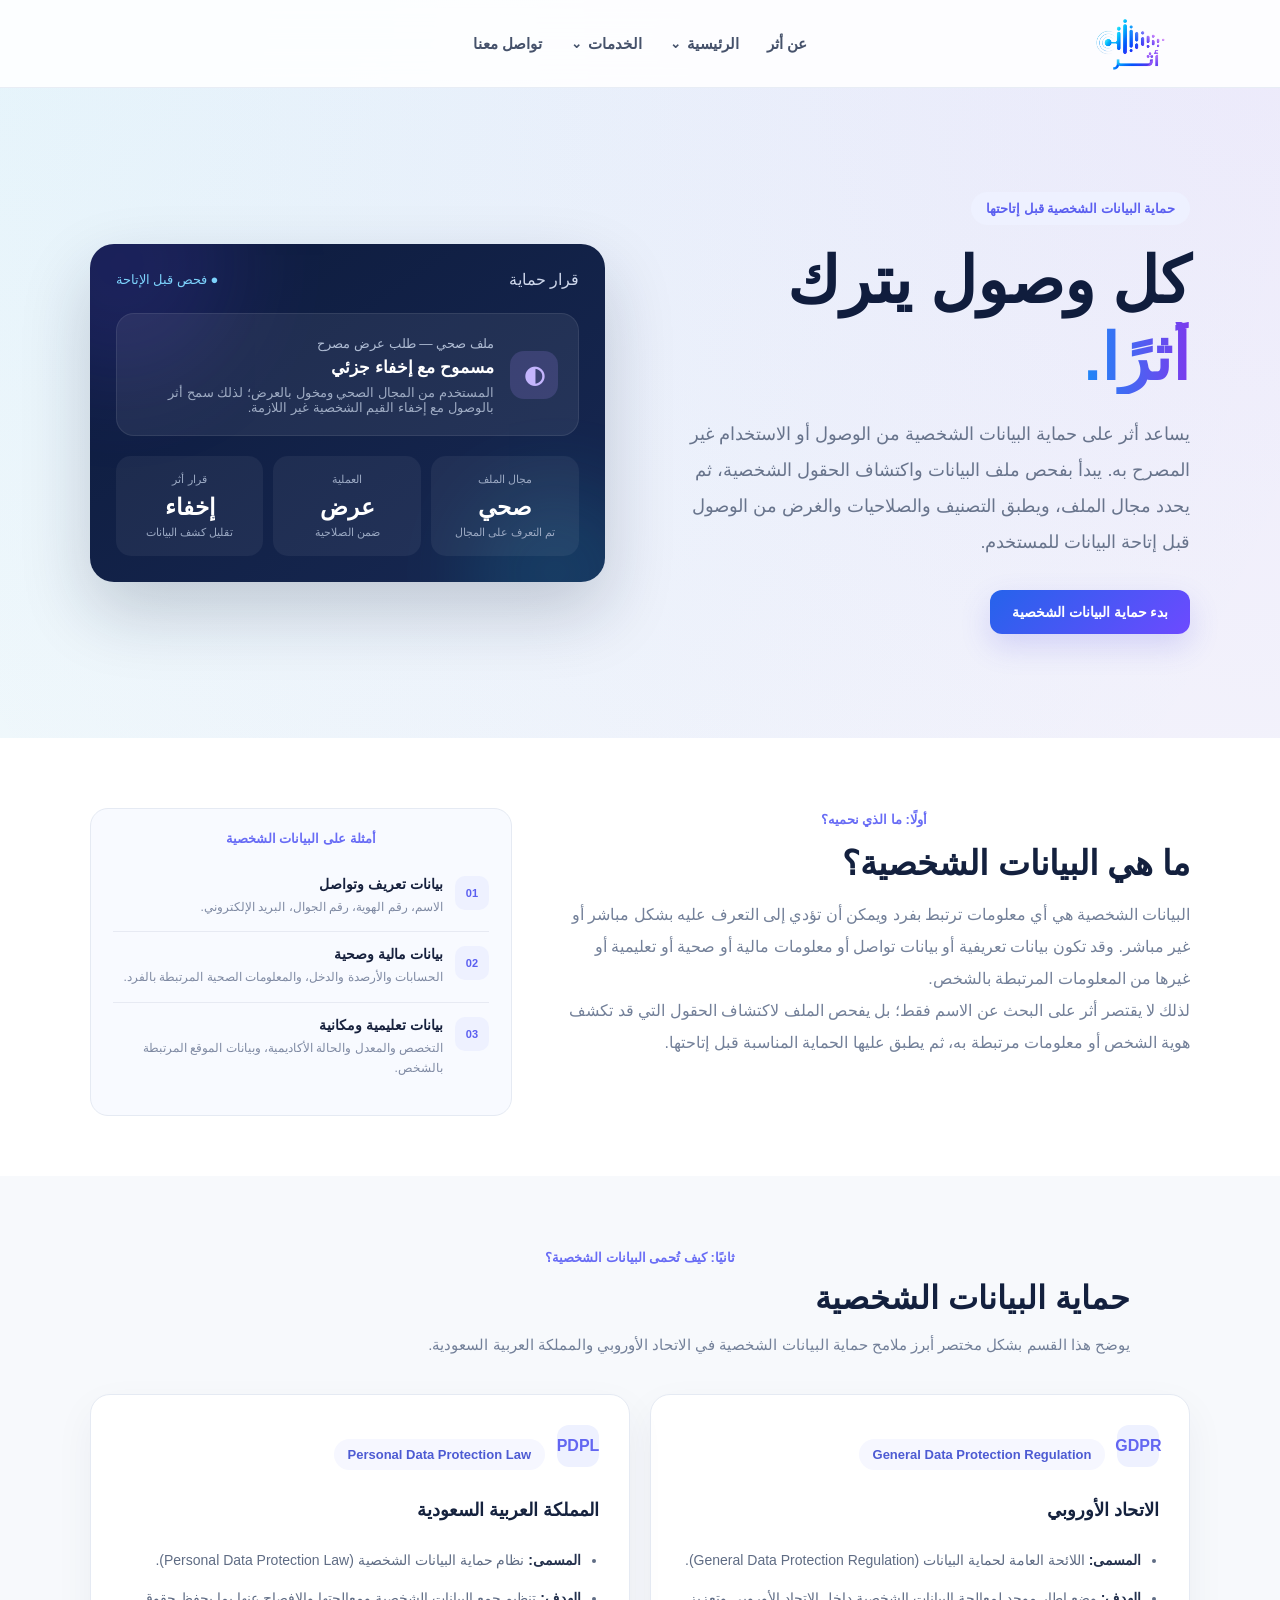
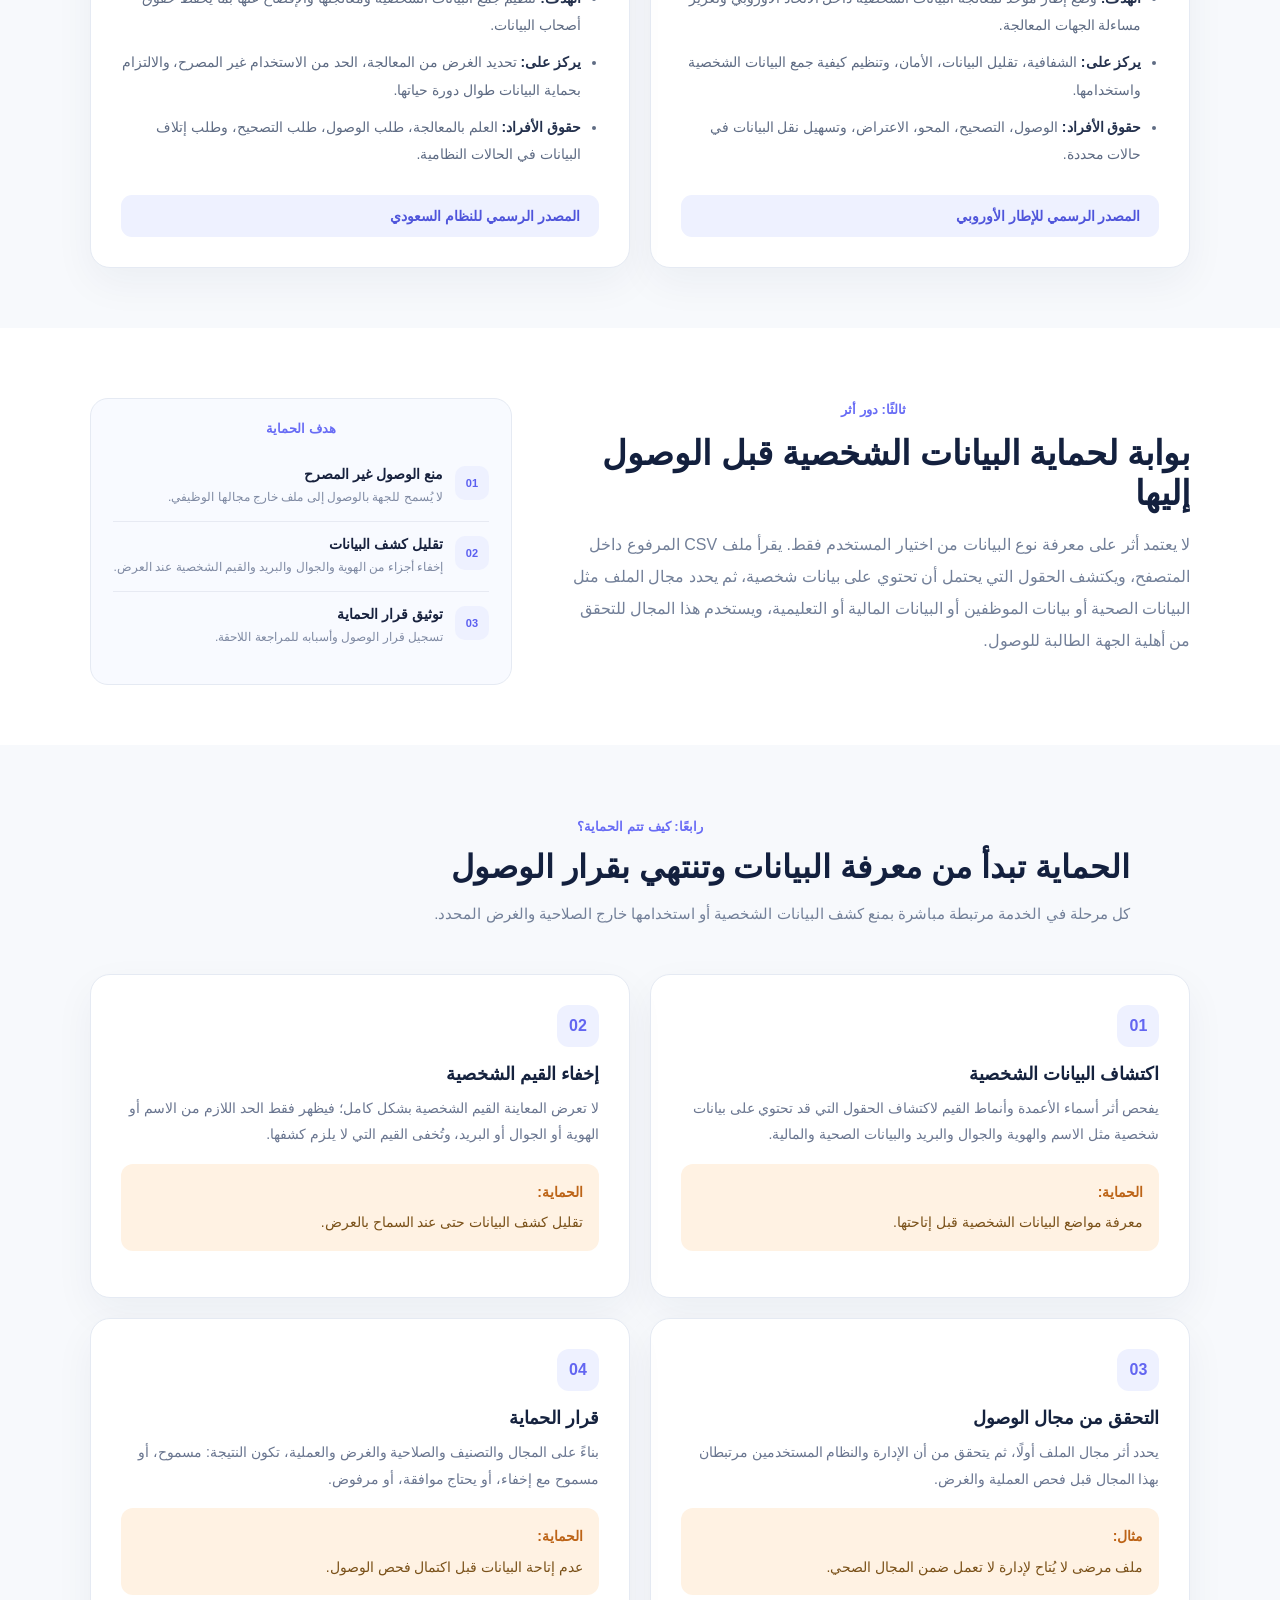
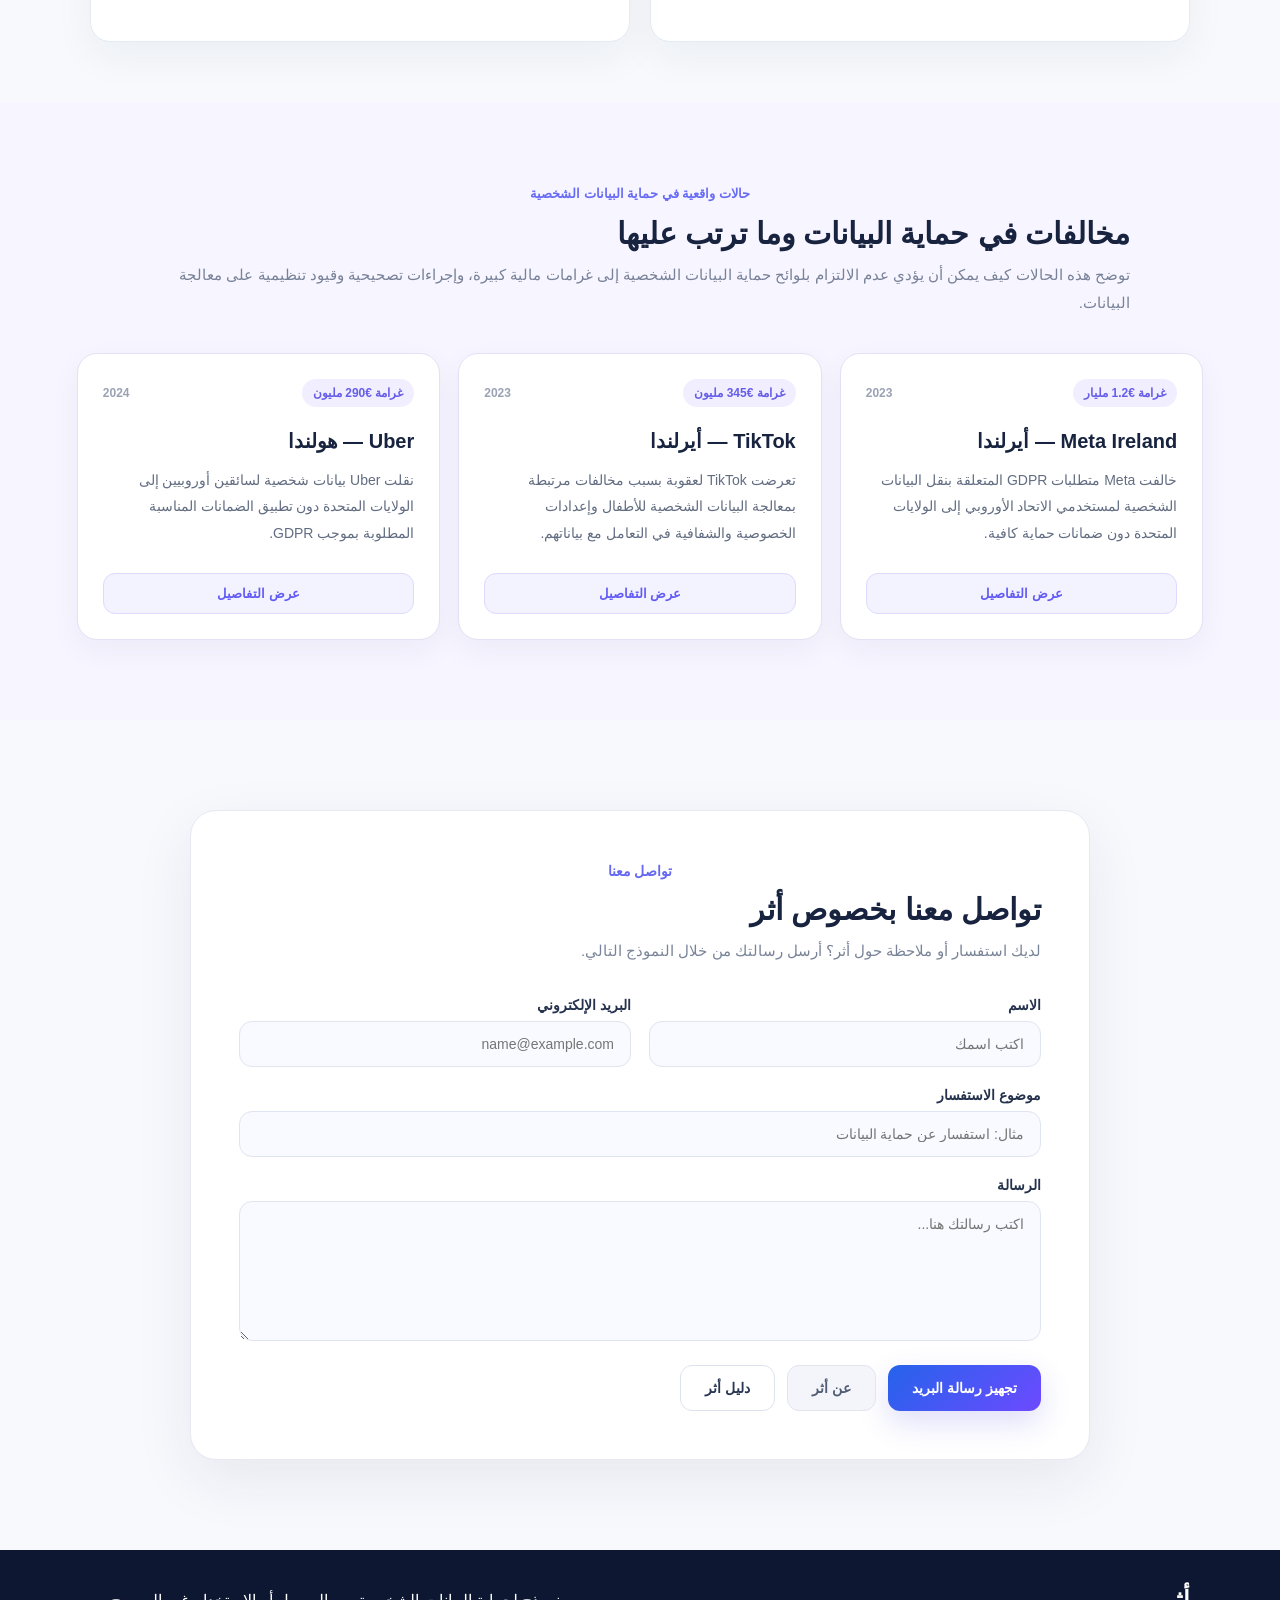
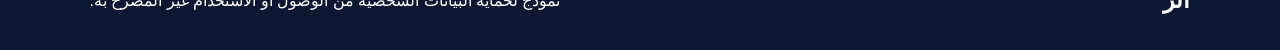
<file: index.html>
<!DOCTYPE html>
<html lang="ar" dir="rtl">

<head>

    <meta charset="UTF-8"> 

    <meta
        name="viewport"
        content="width=device-width, initial-scale=1.0"
    >

    <title>أثر | حماية البيانات الشخصية</title>

    <meta
        name="description"
        content="أثر نموذج أكاديمي لحماية البيانات الشخصية عبر اكتشاف البيانات، إخفاء القيم، التحقق من صلاحية الوصول حسب مجال الملف، وتوثيق قرار الحماية."
    >

    <link
        rel="stylesheet"
        href="style.css"
    >

</head>


<body>


<!-- =========================================
     الشريط العلوي
========================================= -->

<header class="navbar">

    <a
        href="index.html"
        class="brand"
    >
        <img
            src="Pic/athar-logo.png"
            alt="شعار أثر"
        >
    </a>


    <nav class="nav-links">

        <a href="about.html">
            عن أثر
        </a>

        <div class="nav-dropdown">

            <a
                href="index.html"
                class="active dropdown-toggle"
            >
                الرئيسية
                <span>⌄</span>
            </a>

            <div class="dropdown-menu">

                <a href="index.html">
                    نظرة عامة
                </a>

                <a href="#personal-data">
                    ما هي البيانات الشخصية؟
                </a>

                <a href="#data-protection-laws">
                   كيف تُحمى البيانات الشخصية؟
                </a>

                <a href="#about">
                    دور أثر
                </a>

                <a href="#protection">
                    كيف يحمي أثر البيانات؟
                </a>
<a href="#real-cases">
                    حالات واقعية وغرامات
                </a>

            </div>

        </div>

        <div class="nav-dropdown">

            <a
                href="#services"
                class="dropdown-toggle"
            >
                الخدمات
                <span>⌄</span>
            </a>

            <div class="dropdown-menu">

                <a href="dashboard.html">
                    حماية البيانات الشخصية
                </a>

                <a href="access-analysis.html">
                    تحليل سجلات الوصول
                </a>

                <a href="reviews.html">
                    سجل الحماية
                </a>

                <a href="breach-report.html">
                    بلاغات الحوادث
                </a>

            </div> 

        </div>

        <a href="#contact">
            تواصل معنا
        </a>

    </nav>

</header>



<main>


    <!-- =========================================
         HERO
    ========================================== -->

    <section class="hero">


        <div class="hero-content">

            <span class="hero-label">
                حماية البيانات الشخصية قبل إتاحتها
            </span>


            <h1>
                كل وصول يترك
                <span>أثرًا.</span>
            </h1>


            <p>
                يساعد أثر على حماية البيانات الشخصية من الوصول أو الاستخدام غير المصرح به.
                يبدأ بفحص ملف البيانات واكتشاف الحقول الشخصية، ثم يحدد مجال الملف،
                ويطبق التصنيف والصلاحيات والغرض من الوصول قبل إتاحة البيانات للمستخدم.
            </p>


            <div class="hero-buttons">

                <a
                    href="dashboard.html"
                    class="primary-btn"
                >
                    بدء حماية البيانات الشخصية
                </a>
</div>

        </div>



        <div class="hero-preview">

            <div class="preview-card">


                <div class="preview-header">

                    <span>
                        قرار حماية
                    </span>

                    <span class="status">
                        ● فحص قبل الإتاحة
                    </span>

                </div>



                <div class="alert-box">

                    <div class="alert-icon">
                        ◐
                    </div>

                    <div>

                        <small>
                            ملف صحي — طلب عرض مصرح
                        </small>

                        <h3>
                            مسموح مع إخفاء جزئي
                        </h3>

                        <p>
                            المستخدم من المجال الصحي ومخول بالعرض؛
                            لذلك سمح أثر بالوصول مع إخفاء القيم الشخصية غير اللازمة.
                        </p>

                    </div>

                </div>



                <div class="stats">

                    <div class="stat">
                        <span>مجال الملف</span>
                        <strong>صحي</strong>
                        <small>تم التعرف على المجال</small>
                    </div>

                    <div class="stat">
                        <span>العملية</span>
                        <strong>عرض</strong>
                        <small>ضمن الصلاحية</small>
                    </div>

                    <div class="stat">
                        <span>قرار أثر</span>
                        <strong>إخفاء</strong>
                        <small>تقليل كشف البيانات</small>
                    </div>

                </div>


            </div>

        </div>


    </section>

    <!-- =========================================
         ما هي البيانات الشخصية؟
    ========================================== -->

    <section
        class="about"
        id="personal-data"
    >

        <div class="about-layout">


            <div class="about-text">

                <span class="section-label">
                    أولًا: ما الذي نحميه؟
                </span>

                <h2>
                    ما هي البيانات الشخصية؟
                </h2>

                <p>
                    البيانات الشخصية هي أي معلومات ترتبط بفرد ويمكن أن تؤدي
                    إلى التعرف عليه بشكل مباشر أو غير مباشر. وقد تكون بيانات
                    تعريفية أو بيانات تواصل أو معلومات مالية أو صحية أو تعليمية
                    أو غيرها من المعلومات المرتبطة بالشخص.
                </p>

                <p>
                    لذلك لا يقتصر أثر على البحث عن الاسم فقط؛ بل يفحص الملف
                    لاكتشاف الحقول التي قد تكشف هوية الشخص أو معلومات مرتبطة به،
                    ثم يطبق عليها الحماية المناسبة قبل إتاحتها.
                </p>

            </div>


            <div class="logo-meaning goals-card">

                <div>

                    <span class="section-label">
                        أمثلة على البيانات الشخصية
                    </span>


                    <div class="athar-goals">


                        <div class="athar-goal">

                            <span class="goal-icon">
                                01
                            </span>

                            <div>
                                <strong>
                                    بيانات تعريف وتواصل
                                </strong>

                                <small>
                                    الاسم، رقم الهوية، رقم الجوال، البريد الإلكتروني.
                                </small>
                            </div>

                        </div>


                        <div class="athar-goal">

                            <span class="goal-icon">
                                02
                            </span>

                            <div>
                                <strong>
                                    بيانات مالية وصحية
                                </strong>

                                <small>
                                    الحسابات والأرصدة والدخل، والمعلومات الصحية المرتبطة بالفرد.
                                </small>
                            </div>

                        </div>


                        <div class="athar-goal">

                            <span class="goal-icon">
                                03
                            </span>

                            <div>
                                <strong>
                                    بيانات تعليمية ومكانية
                                </strong>

                                <small>
                                    التخصص والمعدل والحالة الأكاديمية، وبيانات الموقع المرتبطة بالشخص.
                                </small>
                            </div>

                        </div>


                    </div>

                </div>

            </div>


        </div>

    </section>    <!-- =========================================
         الحماية النظامية في السعودية وأوروبا
    ========================================== -->
<!-- =========================================
     الحماية النظامية في السعودية وأوروبا
========================================== -->

<section
    class="legal-framework"
    id="data-protection-laws"
>

    <div class="legal-heading">

        <span class="section-label">
            ثانيًا: كيف تُحمى البيانات الشخصية؟
        </span>

        <h2>
            حماية البيانات الشخصية
        </h2>

        <p>
            يوضح هذا القسم بشكل مختصر أبرز ملامح حماية البيانات الشخصية
            في الاتحاد الأوروبي والمملكة العربية السعودية.
        </p>

    </div>


    <div class="legal-grid legal-compare-grid">


        <!-- الاتحاد الأوروبي - يمين -->
        <article class="legal-card legal-compare-card">

            <div class="legal-card-head">

                <span class="legal-number">
                    GDPR
                </span>

                <span class="legal-full-name">
                    General Data Protection Regulation
                </span>

            </div>

            <h3>
                الاتحاد الأوروبي
            </h3>

            <ul class="legal-points">

                <li>
                    <strong>المسمى:</strong>
                    اللائحة العامة لحماية البيانات
                    (General Data Protection Regulation).
                </li>

                <li>
                    <strong>الهدف:</strong>
                    وضع إطار موحد لمعالجة البيانات الشخصية داخل الاتحاد الأوروبي
                    وتعزيز مساءلة الجهات المعالجة.
                </li>

                <li>
                    <strong>يركز على:</strong>
                    الشفافية، تقليل البيانات، الأمان،
                    وتنظيم كيفية جمع البيانات الشخصية واستخدامها.
                </li>

                <li>
                    <strong>حقوق الأفراد:</strong>
                    الوصول، التصحيح، المحو، الاعتراض،
                    وتسهيل نقل البيانات في حالات محددة.
                </li>

            </ul>

            <a
                class="service-button"
                href="https://commission.europa.eu/law/law-topic/data-protection/legal-framework-eu-data-protection_en"
                target="_blank"
                rel="noopener noreferrer"
            >
                المصدر الرسمي للإطار الأوروبي
            </a>

        </article>


        <!-- السعودية - يسار -->
        <article class="legal-card legal-compare-card">

            <div class="legal-card-head">

                <span class="legal-number">
                    PDPL
                </span>

                <span class="legal-full-name">
                    Personal Data Protection Law
                </span>

            </div>

            <h3>
                المملكة العربية السعودية
            </h3>

            <ul class="legal-points">

                <li>
                    <strong>المسمى:</strong>
                    نظام حماية البيانات الشخصية
                    (Personal Data Protection Law).
                </li>

                <li>
                    <strong>الهدف:</strong>
                    تنظيم جمع البيانات الشخصية ومعالجتها والإفصاح عنها
                    بما يحفظ حقوق أصحاب البيانات.
                </li>

                <li>
                    <strong>يركز على:</strong>
                    تحديد الغرض من المعالجة، الحد من الاستخدام غير المصرح،
                    والالتزام بحماية البيانات طوال دورة حياتها.
                </li>

                <li>
                    <strong>حقوق الأفراد:</strong>
                    العلم بالمعالجة، طلب الوصول، طلب التصحيح،
                    وطلب إتلاف البيانات في الحالات النظامية.
                </li>

            </ul>

            <a
                class="service-button"
                href="https://dgp.sdaia.gov.sa/wps/portal/pdp/knowledgecenter/details/PDPL"
                target="_blank"
                rel="noopener noreferrer"
            >
                المصدر الرسمي للنظام السعودي
            </a>

        </article>


    </div>

</section>


    <!-- =========================================
         عن أثر
    ========================================== -->

    <section
        class="about"
        id="about"
    >

        <div class="about-layout">


            <div class="about-text">

                <span class="section-label">
                    ثالثًا: دور أثر
                </span>

                <h2>
                    بوابة لحماية البيانات الشخصية قبل الوصول إليها
                </h2>

                <p>
                    لا يعتمد أثر على معرفة نوع البيانات من اختيار المستخدم فقط.
                    يقرأ ملف CSV المرفوع داخل المتصفح، ويكتشف الحقول التي يحتمل أن تحتوي
                    على بيانات شخصية، ثم يحدد مجال الملف مثل البيانات الصحية أو بيانات
                    الموظفين أو البيانات المالية أو التعليمية، ويستخدم هذا المجال
                    للتحقق من أهلية الجهة الطالبة للوصول.
                </p>

            </div>



            <div class="logo-meaning goals-card">

                <div>

                    <span class="section-label">
                        هدف الحماية
                    </span>


                    <div class="athar-goals">


                        <div class="athar-goal">

                            <span class="goal-icon">
                                01
                            </span>

                            <div>
                                <strong>
                                    منع الوصول غير المصرح
                                </strong>

                                <small>
                                    لا يُسمح للجهة بالوصول إلى ملف خارج مجالها الوظيفي.
                                </small>
                            </div>

                        </div>



                        <div class="athar-goal">

                            <span class="goal-icon">
                                02
                            </span>

                            <div>
                                <strong>
                                    تقليل كشف البيانات
                                </strong>

                                <small>
                                    إخفاء أجزاء من الهوية والجوال والبريد والقيم الشخصية عند العرض.
                                </small>
                            </div>

                        </div>



                        <div class="athar-goal">

                            <span class="goal-icon">
                                03
                            </span>

                            <div>
                                <strong>
                                    توثيق قرار الحماية
                                </strong>

                                <small>
                                    تسجيل قرار الوصول وأسبابه للمراجعة اللاحقة.
                                </small>
                            </div>

                        </div>


                    </div>

                </div>

            </div>


        </div>

    </section>



    <!-- =========================================
         كيف يحمي أثر البيانات؟
    ========================================== -->

    <section
        class="legal-framework"
        id="protection"
    >

        <div class="legal-heading">

            <span class="section-label">
                رابعًا: كيف تتم الحماية؟
            </span>

            <h2>
                الحماية تبدأ من معرفة البيانات وتنتهي بقرار الوصول
            </h2>

            <p>
                كل مرحلة في الخدمة مرتبطة مباشرة بمنع كشف البيانات الشخصية
                أو استخدامها خارج الصلاحية والغرض المحدد.
            </p>

        </div>



        <div class="legal-grid protection-grid-home">


            <article class="legal-card">

                <span class="legal-number">
                    01
                </span>

                <h3>
                    اكتشاف البيانات الشخصية
                </h3>

                <p>
                    يفحص أثر أسماء الأعمدة وأنماط القيم لاكتشاف الحقول
                    التي قد تحتوي على بيانات شخصية مثل الاسم والهوية والجوال
                    والبريد والبيانات الصحية والمالية.
                </p>

                <div class="legal-penalty">
                    <strong>الحماية:</strong>
                    معرفة مواضع البيانات الشخصية قبل إتاحتها.
                </div>

            </article>



            <article class="legal-card">

                <span class="legal-number">
                    02
                </span>

                <h3>
                    إخفاء القيم الشخصية
                </h3>

                <p>
                    لا تعرض المعاينة القيم الشخصية بشكل كامل؛
                    فيظهر فقط الحد اللازم من الاسم أو الهوية أو الجوال أو البريد،
                    وتُخفى القيم التي لا يلزم كشفها.
                </p>

                <div class="legal-penalty">
                    <strong>الحماية:</strong>
                    تقليل كشف البيانات حتى عند السماح بالعرض.
                </div>

            </article>



            <article class="legal-card">

                <span class="legal-number">
                    03
                </span>

                <h3>
                    التحقق من مجال الوصول
                </h3>

                <p>
                    يحدد أثر مجال الملف أولًا، ثم يتحقق من أن الإدارة والنظام
                    المستخدمين مرتبطان بهذا المجال قبل فحص العملية والغرض.
                </p>

                <div class="legal-penalty">
                    <strong>مثال:</strong>
                    ملف مرضى لا يُتاح لإدارة لا تعمل ضمن المجال الصحي.
                </div>

            </article>



            <article class="legal-card">

                <span class="legal-number">
                    04
                </span>

                <h3>
                    قرار الحماية
                </h3>

                <p>
                    بناءً على المجال والتصنيف والصلاحية والغرض والعملية،
                    تكون النتيجة: مسموح، أو مسموح مع إخفاء، أو يحتاج موافقة،
                    أو مرفوض.
                </p>

                <div class="legal-penalty">
                    <strong>الحماية:</strong>
                    عدم إتاحة البيانات قبل اكتمال فحص الوصول.
                </div>

            </article>


        </div>

    </section>

<!-- =========================================
     حالات واقعية في حماية البيانات الشخصية
========================================== -->

<section class="real-cases" id="real-cases">

    <div class="real-cases-header">

        <span class="section-label">
            حالات واقعية في حماية البيانات الشخصية
        </span>

        <h2>
            مخالفات في حماية البيانات وما ترتب عليها
        </h2>

        <p>
            توضح هذه الحالات كيف يمكن أن يؤدي عدم الالتزام
            بلوائح حماية البيانات الشخصية إلى غرامات مالية كبيرة،
            وإجراءات تصحيحية وقيود تنظيمية على معالجة البيانات.
        </p>

    </div>


    <div class="real-cases-grid">


        <!-- =================================
             META
        ================================== -->

        <article class="real-case-card">

            <div class="real-case-top">

                <span class="real-case-tag">
                    غرامة €1.2 مليار
                </span>

                <span class="real-case-year">
                    2023
                </span>

            </div>

            <h3>
                Meta Ireland — أيرلندا
            </h3>

            <p class="real-case-summary">
                خالفت Meta متطلبات GDPR المتعلقة بنقل البيانات
                الشخصية لمستخدمي الاتحاد الأوروبي إلى الولايات المتحدة
                دون ضمانات حماية كافية.
            </p>


            <div class="real-case-details">

                <div>

                    <strong>
                        ما المخالفة؟
                    </strong>

                    <p>
                        استمرار نقل البيانات الشخصية إلى الولايات المتحدة
                        بطريقة لم تحقق متطلبات الحماية النظامية المطلوبة.
                    </p>

                </div>


                <div>

                    <strong>
                        ما الأثر المترتب؟
                    </strong>

                    <ul class="real-case-points">

                        <li>
                            غرامة مالية قدرها 1.2 مليار يورو.
                        </li>

                        <li>
                            أمر بتعليق عمليات نقل مستقبلية للبيانات.
                        </li>

                        <li>
                            إلزام الشركة بتعديل عمليات المعالجة
                            لتتوافق مع GDPR.
                        </li>

                    </ul>

                </div>


                <a
                    href="https://www.dataprotection.ie/en/dpc-guidance/decisions/inquiry-concerning-data-transfers-eueea-us-meta-platforms-ireland-limited-its-facebook-service"
                    class="service-button real-case-source"
                    target="_blank"
                    rel="noopener noreferrer"
                >
                    المصدر الرسمي
                </a>

            </div>


            <button
                type="button"
                class="real-case-toggle"
            >
                عرض التفاصيل
            </button>

        </article>



        <!-- =================================
             TIKTOK
        ================================== -->

        <article class="real-case-card">

            <div class="real-case-top">

                <span class="real-case-tag">
                    غرامة €345 مليون
                </span>

                <span class="real-case-year">
                    2023
                </span>

            </div>

            <h3>
                TikTok — أيرلندا
            </h3>

            <p class="real-case-summary">
                تعرضت TikTok لعقوبة بسبب مخالفات مرتبطة
                بمعالجة البيانات الشخصية للأطفال وإعدادات الخصوصية
                والشفافية في التعامل مع بياناتهم.
            </p>


            <div class="real-case-details">

                <div>

                    <strong>
                        ما المخالفة؟
                    </strong>

                    <p>
                        وجود قصور في حماية بيانات الأطفال
                        وبعض إعدادات الحسابات ومتطلبات الشفافية
                        المرتبطة بمعالجة البيانات الشخصية.
                    </p>

                </div>


                <div>

                    <strong>
                        ما الأثر المترتب؟
                    </strong>

                    <ul class="real-case-points">

                        <li>
                            غرامة مالية قدرها 345 مليون يورو.
                        </li>

                        <li>
                            إلزام الشركة بتعديل عمليات المعالجة.
                        </li>

                        <li>
                            تشديد متطلبات حماية خصوصية حسابات الأطفال.
                        </li>

                    </ul>

                </div>


                <a
                    href="https://www.dataprotection.ie/en/news-media/press-releases/DPC-announces-345-million-euro-fine-of-TikTok"
                    class="service-button real-case-source"
                    target="_blank"
                    rel="noopener noreferrer"
                >
                    المصدر الرسمي
                </a>

            </div>


            <button
                type="button"
                class="real-case-toggle"
            >
                عرض التفاصيل
            </button>

        </article>



        <!-- =================================
             UBER
        ================================== -->

        <article class="real-case-card">

            <div class="real-case-top">

                <span class="real-case-tag">
                    غرامة €290 مليون
                </span>

                <span class="real-case-year">
                    2024
                </span>

            </div>

            <h3>
                Uber — هولندا
            </h3>

            <p class="real-case-summary">
                نقلت Uber بيانات شخصية لسائقين أوروبيين
                إلى الولايات المتحدة دون تطبيق الضمانات المناسبة
                المطلوبة بموجب GDPR.
            </p>


            <div class="real-case-details">

                <div>

                    <strong>
                        ما المخالفة؟
                    </strong>

                    <p>
                        نقل بيانات السائقين خارج الاتحاد الأوروبي
                        دون توفير مستوى الحماية والضمانات النظامية المطلوبة.
                    </p>

                </div>


                <div>

                    <strong>
                        ما الأثر المترتب؟
                    </strong>

                    <ul class="real-case-points">

                        <li>
                            غرامة مالية قدرها 290 مليون يورو.
                        </li>

                        <li>
                            مطالبة الشركة بالالتزام بضوابط نقل البيانات.
                        </li>

                        <li>
                            مراجعة طريقة مشاركة البيانات الشخصية
                            بين الأنظمة والدول.
                        </li>

                    </ul>

                </div>


                <a
                    href="https://www.autoriteitpersoonsgegevens.nl/en/current/dutch-dpa-imposes-a-fine-of-290-million-euro-on-uber-because-of-transfers-of-drivers-data-to-the-us"
                    class="service-button real-case-source"
                    target="_blank"
                    rel="noopener noreferrer"
                >
                    المصدر الرسمي
                </a>

            </div>


            <button
                type="button"
                class="real-case-toggle"
            >
                عرض التفاصيل
            </button>

        </article>


    </div>

</section>

<!-- =========================================
     تواصل معنا
========================================== -->

<section class="contact" id="contact">

    <div class="contact-card contact-card-form">

        <div class="contact-heading">
            <span class="section-label">تواصل معنا</span>

            <h2>تواصل معنا بخصوص أثر</h2>

            <p>
                لديك استفسار أو ملاحظة حول أثر؟
                أرسل رسالتك من خلال النموذج التالي.
            </p>
        </div>


        <form id="contact-form" class="athar-contact-form">

            <div class="contact-form-grid">

                <div class="contact-field">
                    <label for="contact-name">
                        الاسم
                    </label>

                    <input
                        type="text"
                        id="contact-name"
                        name="name"
                        placeholder="اكتب اسمك"
                        required
                    >
                </div>


                <div class="contact-field">
                    <label for="contact-email">
                        البريد الإلكتروني
                    </label>

                    <input
                        type="email"
                        id="contact-email"
                        name="email"
                        placeholder="name@example.com"
                        required
                    >
                </div>

            </div>


            <div class="contact-field">

                <label for="contact-subject">
                    موضوع الاستفسار
                </label>

                <input
                    type="text"
                    id="contact-subject"
                    name="subject"
                    placeholder="مثال: استفسار عن حماية البيانات"
                    required
                >

            </div>


            <div class="contact-field">

                <label for="contact-message">
                    الرسالة
                </label>

                <textarea
                    id="contact-message"
                    name="message"
                    rows="5"
                    placeholder="اكتب رسالتك هنا..."
                    required
                ></textarea>

            </div>


            <div class="contact-actions">

    <button
        type="submit"
        class="primary-btn contact-submit-btn"
    >
        تجهيز رسالة البريد
    </button>

    <a
        href="about.html"
        class="secondary-btn contact-about-btn"
    >
        عن أثر
    </a>

    <a
        href="دليل_استخدام_أثر(1).pdf"
        class="secondary-btn contact-guide-btn"
        target="_blank"
    >
        دليل أثر
    </a>

</div>


            <div
                id="contact-status"
                class="contact-status"
                aria-live="polite"
            ></div>

        </form>

    </div>

</section>


<style>

/* ==========================================
   تواصل معنا
========================================== */

.contact {
    padding: 90px 7%;
    background: #f8f9fd;
}


.contact-card-form {
    width: min(900px, 100%);
    margin: 0 auto;

    padding: 48px;

    background: #ffffff;

    border: 1px solid #e6e9f2;
    border-radius: 26px;

    box-shadow:
        0 20px 60px
        rgba(26, 38, 74, 0.08);

    text-align: right;
}


.contact-heading {
    margin-bottom: 32px;
}


.contact-heading .section-label {
    display: block;

    margin-bottom: 8px;

    color: #6568f0;

    font-size: 14px;
    font-weight: 800;
}


.contact-heading h2 {
    margin: 0 0 10px;

    color: #17233f;

    font-size: 30px;
}


.contact-heading p {
    margin: 0;

    color: #7a8499;

    font-size: 15px;
    line-height: 1.9;
}


.athar-contact-form {
    display: flex;
    flex-direction: column;
    gap: 20px;
}


.contact-form-grid {
    display: grid;

    grid-template-columns:
        repeat(2, minmax(0, 1fr));

    gap: 18px;
}


.contact-field {
    display: flex;
    flex-direction: column;
    gap: 8px;
}


.contact-field label {
    color: #25324d;

    font-size: 14px;
    font-weight: 700;
}


.contact-field input,
.contact-field textarea {
    width: 100%;

    padding: 14px 16px;

    background: #f9faff;

    border: 1px solid #dfe4ee;
    border-radius: 13px;

    outline: none;

    color: #17233f;

    font-family: inherit;
    font-size: 14px;

    transition:
        border-color .2s ease,
        box-shadow .2s ease,
        background .2s ease;

    box-sizing: border-box;
}


.contact-field textarea {
    min-height: 140px;
    resize: vertical;
}


.contact-field input:focus,
.contact-field textarea:focus {
    background: #ffffff;

    border-color: #696df4;

    box-shadow:
        0 0 0 4px
        rgba(105, 109, 244, 0.10);
}


.contact-actions {
    display: flex;
    align-items: center;

    gap: 12px;

    margin-top: 4px;
}


.contact-send-btn,
.contact-about-btn {
    min-height: 46px;

    padding: 0 24px;

    display: inline-flex;
    align-items: center;
    justify-content: center;

    border-radius: 12px;

    font-family: inherit;
    font-size: 14px;
    font-weight: 800;

    cursor: pointer;

    text-decoration: none;

    transition:
        transform .2s ease,
        background .2s ease;
}


.contact-send-btn {
    border: 0;

    background:
        linear-gradient(
            135deg,
            #5964f2,
            #744df5
        );

    color: #ffffff;
}


.contact-send-btn:hover {
    transform: translateY(-2px);
}


.contact-about-btn {
    background: #f4f5fb;

    border: 1px solid #e1e5ee;

    color: #4f5c74;
}


.contact-about-btn:hover {
    background: #eceef7;
}


.contact-status {
    display: none;

    padding: 15px 17px;

    border-radius: 13px;

    font-size: 14px;
    line-height: 1.8;
}


.contact-status.success {
    display: block;

    background: #f0fdf4;

    border: 1px solid #bbf7d0;

    color: #15803d;
}


.contact-status.error {
    display: block;

    background: #fff1f2;

    border: 1px solid #fecdd3;

    color: #be123c;
}


@media (max-width: 700px) {

    .contact {
        padding:
            60px 5%;
    }


    .contact-card-form {
        padding:
            30px 20px;

        border-radius: 20px;
    }


    .contact-heading h2 {
        font-size: 25px;
    }


    .contact-form-grid {
        grid-template-columns: 1fr;
    }


    .contact-actions {
        flex-direction: column;
    }


    .contact-send-btn,
    .contact-about-btn {
        width: 100%;
    }

}

</style>


<script>

(function () {

    "use strict";


    const form =
        document.getElementById(
            "contact-form"
        );


    const status =
        document.getElementById(
            "contact-status"
        );


    if (!form || !status) {
        return;
    }


    form.addEventListener(
        "submit",
        function (event) {

            event.preventDefault();


            const name =
                document
                    .getElementById(
                        "contact-name"
                    )
                    .value
                    .trim();


            const email =
                document
                    .getElementById(
                        "contact-email"
                    )
                    .value
                    .trim();


            const subject =
                document
                    .getElementById(
                        "contact-subject"
                    )
                    .value
                    .trim();


            const message =
                document
                    .getElementById(
                        "contact-message"
                    )
                    .value
                    .trim();


            if (
                !name ||
                !email ||
                !subject ||
                !message
            ) {

                status.className =
                    "contact-status error";


                status.textContent =
                    "يرجى تعبئة جميع الحقول قبل إرسال الرسالة.";


                return;
            }


            const emailPattern =
                /^[^\s@]+@[^\s@]+\.[^\s@]+$/;


            if (!emailPattern.test(email)) {

                status.className =
                    "contact-status error";


                status.textContent =
                    "يرجى إدخال بريد إلكتروني صحيح.";


                return;
            }


            const contactMessage = {

                id:
                    "MSG-" +
                    Date.now(),

                name:
                    name,

                email:
                    email,

                subject:
                    subject,

                message:
                    message,

                createdAt:
                    new Date()
                        .toISOString()

            };


            try {

                const oldMessages =
                    JSON.parse(
                        localStorage.getItem(
                            "athar_contact_messages"
                        ) || "[]"
                    );


                oldMessages.push(
                    contactMessage
                );


                localStorage.setItem(
                    "athar_contact_messages",
                    JSON.stringify(
                        oldMessages
                    )
                );


                status.className =
                    "contact-status success";


                status.textContent =
                    "تم تسجيل رسالتك بنجاح في النسخة التجريبية من أثر.";


                form.reset();


            } catch (error) {

                status.className =
                    "contact-status error";


                status.textContent =
                    "تعذر تسجيل الرسالة. حاول مرة أخرى.";

            }

        }
    );

})();

</script>

</main>



<footer>

    <strong>
        أثر
    </strong>

    <p>
        نموذج لحماية البيانات الشخصية من الوصول أو الاستخدام غير المصرح به.
    </p>

</footer>



<script>
document
    .querySelectorAll(".real-case-toggle")
    .forEach(function (button) {

        button.addEventListener(
            "click",
            function () {

                const card =
                    button.closest(
                        ".real-case-card"
                    );

                card.classList.toggle(
                    "open"
                );

                button.textContent =
                    card.classList.contains("open")
                        ? "إخفاء التفاصيل"
                        : "عرض التفاصيل";

            }
        );

    });
</script>
</body>
</html>
</file>
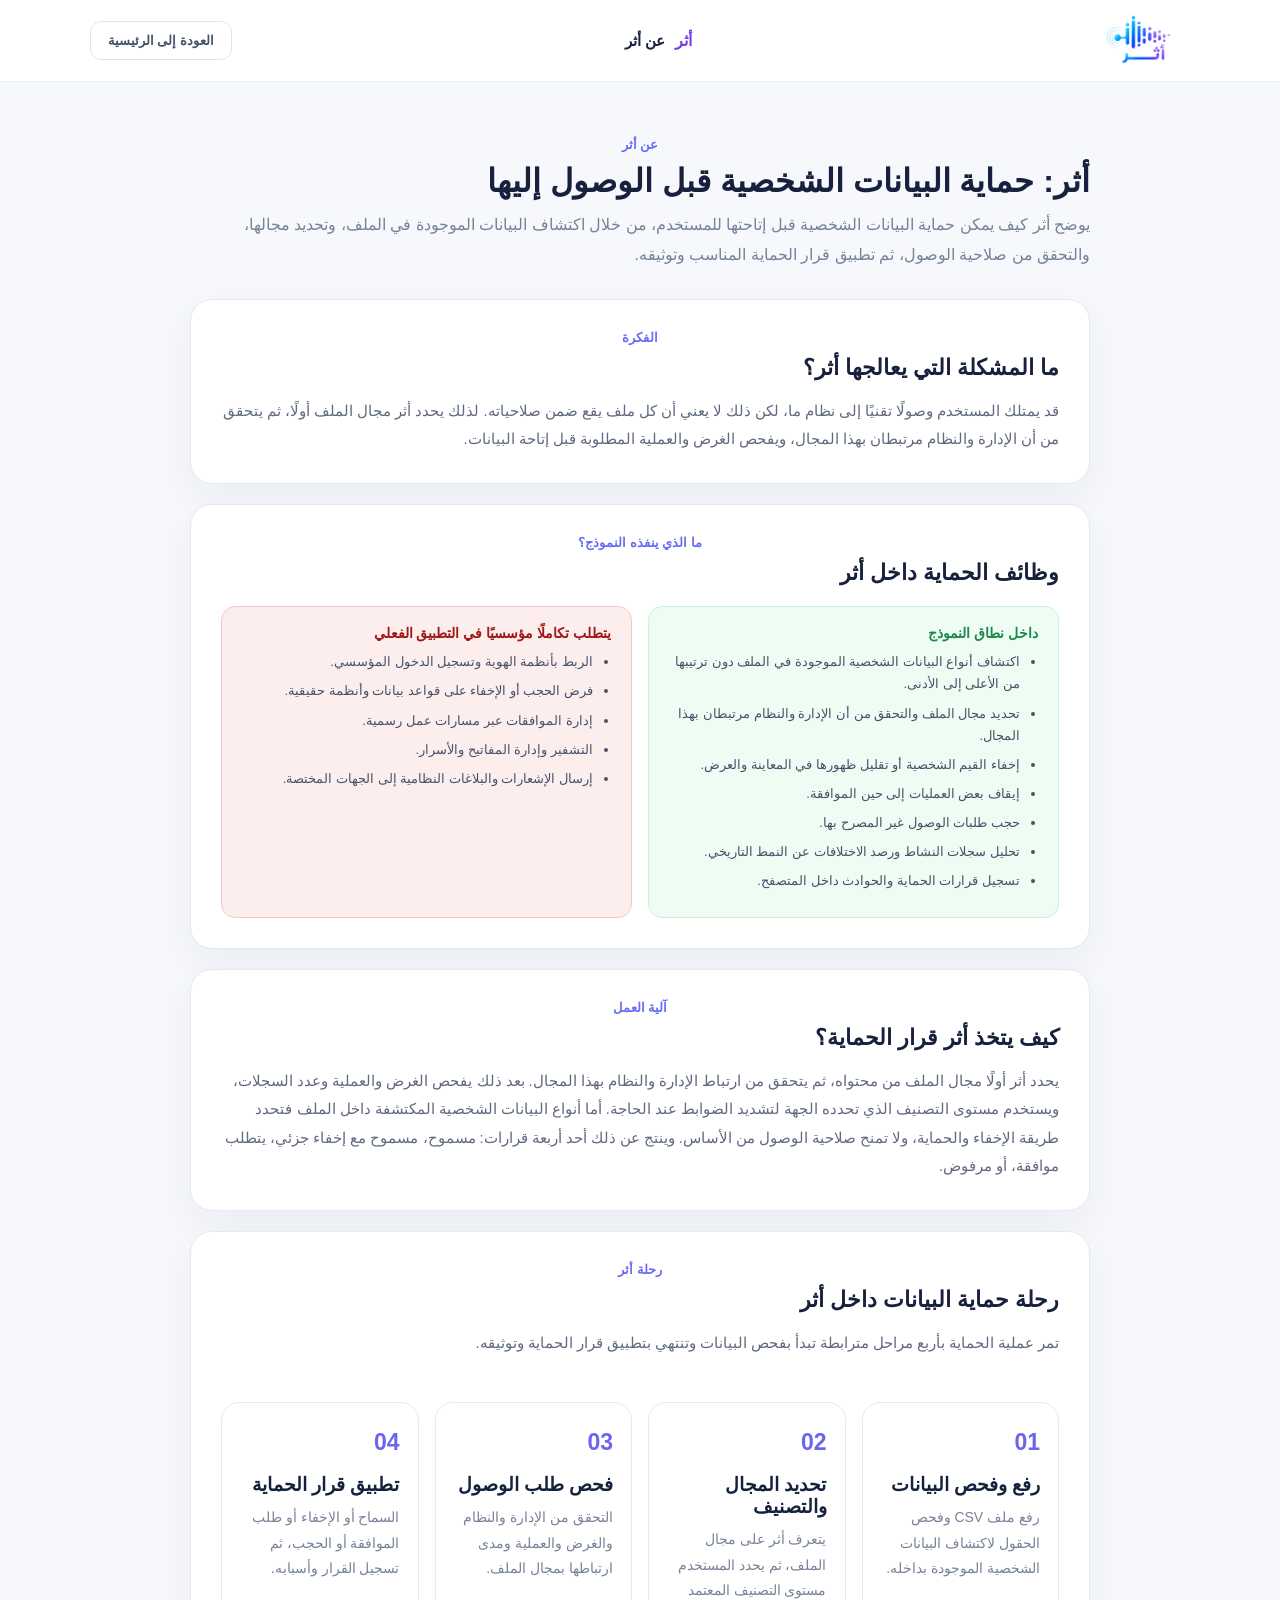
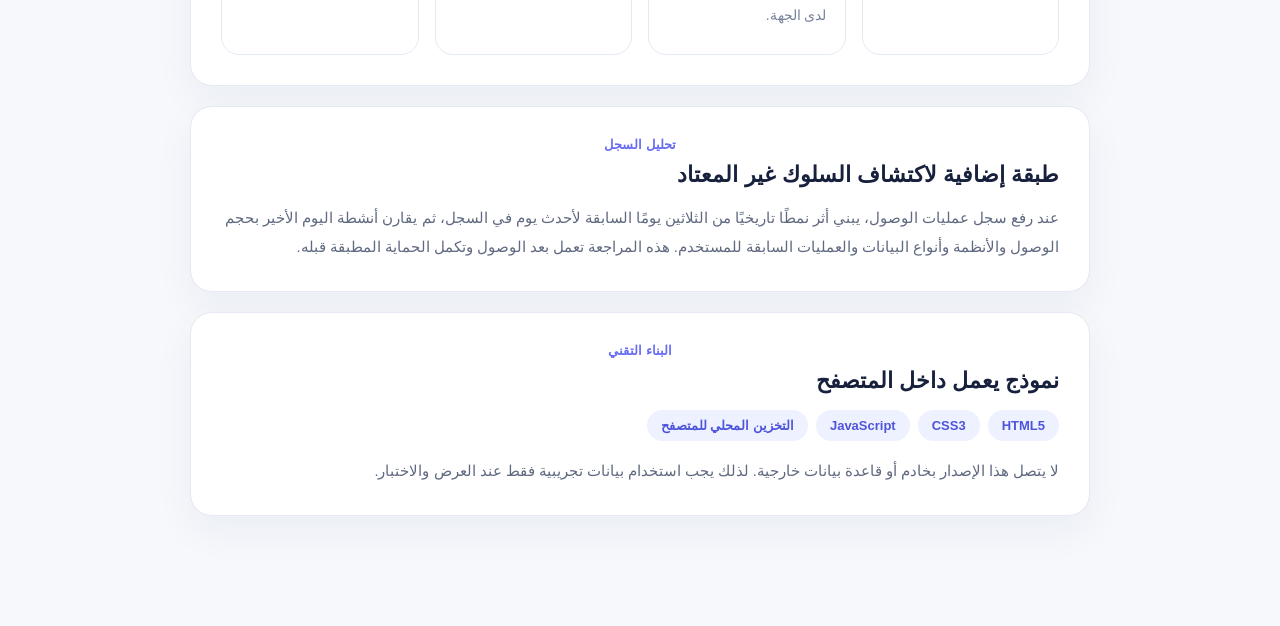
<file: about.html>
<!DOCTYPE html>
<html lang="ar" dir="rtl">
<head>
  <meta charset="UTF-8">
  <meta name="viewport" content="width=device-width, initial-scale=1.0">
  <title>عن أثر | أثر</title>
  <meta name="description" content="تعريف مشروع أثر ونطاقه وآلية عمله كنموذج لحماية البيانات الشخصية.">
  <link rel="stylesheet" href="style.css">
</head>
<body class="about-project-page">
<header class="dashboard-navbar">
  <a href="index.html" class="dashboard-brand"><img src="Pic/athar-logo.png" alt="شعار أثر"></a>
  <div class="dashboard-title"><span>أثر</span><strong>عن أثر</strong></div>
  <a href="index.html" class="back-home">العودة إلى الرئيسية</a>
</header>

<main class="about-project-main">
  <section class="about-project-heading">
    <span class="section-label">عن أثر</span>
    <h1>أثر: حماية البيانات الشخصية قبل الوصول إليها</h1>
    <p>يوضح أثر كيف يمكن حماية البيانات الشخصية قبل إتاحتها للمستخدم، من خلال اكتشاف البيانات الموجودة في الملف، وتحديد مجالها، والتحقق من صلاحية الوصول، ثم تطبيق قرار الحماية المناسب وتوثيقه.</p>
  </section>

  <section class="about-project-card">
    <span class="section-label">الفكرة</span>
    <h2>ما المشكلة التي يعالجها أثر؟</h2>
    <p>قد يمتلك المستخدم وصولًا تقنيًا إلى نظام ما، لكن ذلك لا يعني أن كل ملف يقع ضمن صلاحياته. لذلك يحدد أثر مجال الملف أولًا، ثم يتحقق من أن الإدارة والنظام مرتبطان بهذا المجال، ويفحص الغرض والعملية المطلوبة قبل إتاحة البيانات.</p>
  </section>

  <section class="about-project-card">
    <span class="section-label">ما الذي ينفذه النموذج؟</span>
    <h2>وظائف الحماية داخل أثر</h2>
    <div class="about-project-scope">
      <div>
        <strong>داخل نطاق النموذج</strong>
        <ul>
          <li>اكتشاف أنواع البيانات الشخصية الموجودة في الملف دون ترتيبها من الأعلى إلى الأدنى.</li>
          <li>تحديد مجال الملف والتحقق من أن الإدارة والنظام مرتبطان بهذا المجال.</li>
          <li>إخفاء القيم الشخصية أو تقليل ظهورها في المعاينة والعرض.</li>
          <li>إيقاف بعض العمليات إلى حين الموافقة.</li>
          <li>حجب طلبات الوصول غير المصرح بها.</li>
          <li>تحليل سجلات النشاط ورصد الاختلافات عن النمط التاريخي.</li>
          <li>تسجيل قرارات الحماية والحوادث داخل المتصفح.</li>
        </ul>
      </div>
      <div>
        <strong>يتطلب تكاملًا مؤسسيًا في التطبيق الفعلي</strong>
        <ul>
          <li>الربط بأنظمة الهوية وتسجيل الدخول المؤسسي.</li>
          <li>فرض الحجب أو الإخفاء على قواعد بيانات وأنظمة حقيقية.</li>
          <li>إدارة الموافقات عبر مسارات عمل رسمية.</li>
          <li>التشفير وإدارة المفاتيح والأسرار.</li>
          <li>إرسال الإشعارات والبلاغات النظامية إلى الجهات المختصة.</li>
        </ul>
      </div>
    </div>
  </section>

  <section class="about-project-card">
    <span class="section-label">آلية العمل</span>
    <h2>كيف يتخذ أثر قرار الحماية؟</h2>
    <p>يحدد أثر أولًا مجال الملف من محتواه، ثم يتحقق من ارتباط الإدارة والنظام بهذا المجال. بعد ذلك يفحص الغرض والعملية وعدد السجلات، ويستخدم مستوى التصنيف الذي تحدده الجهة لتشديد الضوابط عند الحاجة. أما أنواع البيانات الشخصية المكتشفة داخل الملف فتحدد طريقة الإخفاء والحماية، ولا تمنح صلاحية الوصول من الأساس. وينتج عن ذلك أحد أربعة قرارات: مسموح، مسموح مع إخفاء جزئي، يتطلب موافقة، أو مرفوض.</p>
  </section>


  <section class="about-project-card about-journey" id="athar-journey">
    <span class="section-label">رحلة أثر</span>
    <h2>رحلة حماية البيانات داخل أثر</h2>
    <p>
      تمر عملية الحماية بأربع مراحل مترابطة تبدأ بفحص البيانات
      وتنتهي بتطبيق قرار الحماية وتوثيقه.
    </p>

    <div class="steps">

      <div class="step">
        <strong>01</strong>
        <h3>رفع وفحص البيانات</h3>
        <p>
          رفع ملف CSV وفحص الحقول لاكتشاف البيانات الشخصية الموجودة بداخله.
        </p>
      </div>

      <div class="step">
        <strong>02</strong>
        <h3>تحديد المجال والتصنيف</h3>
        <p>
          يتعرف أثر على مجال الملف، ثم يحدد المستخدم مستوى التصنيف المعتمد لدى الجهة.
        </p>
      </div>

      <div class="step">
        <strong>03</strong>
        <h3>فحص طلب الوصول</h3>
        <p>
          التحقق من الإدارة والنظام والغرض والعملية ومدى ارتباطها بمجال الملف.
        </p>
      </div>

      <div class="step">
        <strong>04</strong>
        <h3>تطبيق قرار الحماية</h3>
        <p>
          السماح أو الإخفاء أو طلب الموافقة أو الحجب، ثم تسجيل القرار وأسبابه.
        </p>
      </div>

    </div>
  </section>


  <section class="about-project-card">
    <span class="section-label">تحليل السجل</span>
    <h2>طبقة إضافية لاكتشاف السلوك غير المعتاد</h2>
    <p>عند رفع سجل عمليات الوصول، يبني أثر نمطًا تاريخيًا من الثلاثين يومًا السابقة لأحدث يوم في السجل، ثم يقارن أنشطة اليوم الأخير بحجم الوصول والأنظمة وأنواع البيانات والعمليات السابقة للمستخدم. هذه المراجعة تعمل بعد الوصول وتكمل الحماية المطبقة قبله.</p>
  </section>

  <section class="about-project-card">
    <span class="section-label">البناء التقني</span>
    <h2>نموذج يعمل داخل المتصفح</h2>
    <div class="about-project-tech"><span>HTML5</span><span>CSS3</span><span>JavaScript</span><span>التخزين المحلي للمتصفح</span></div>
    <p>لا يتصل هذا الإصدار بخادم أو قاعدة بيانات خارجية. لذلك يجب استخدام بيانات تجريبية فقط عند العرض والاختبار.</p>
  </section>
</main>
</body>
</html>
</file>
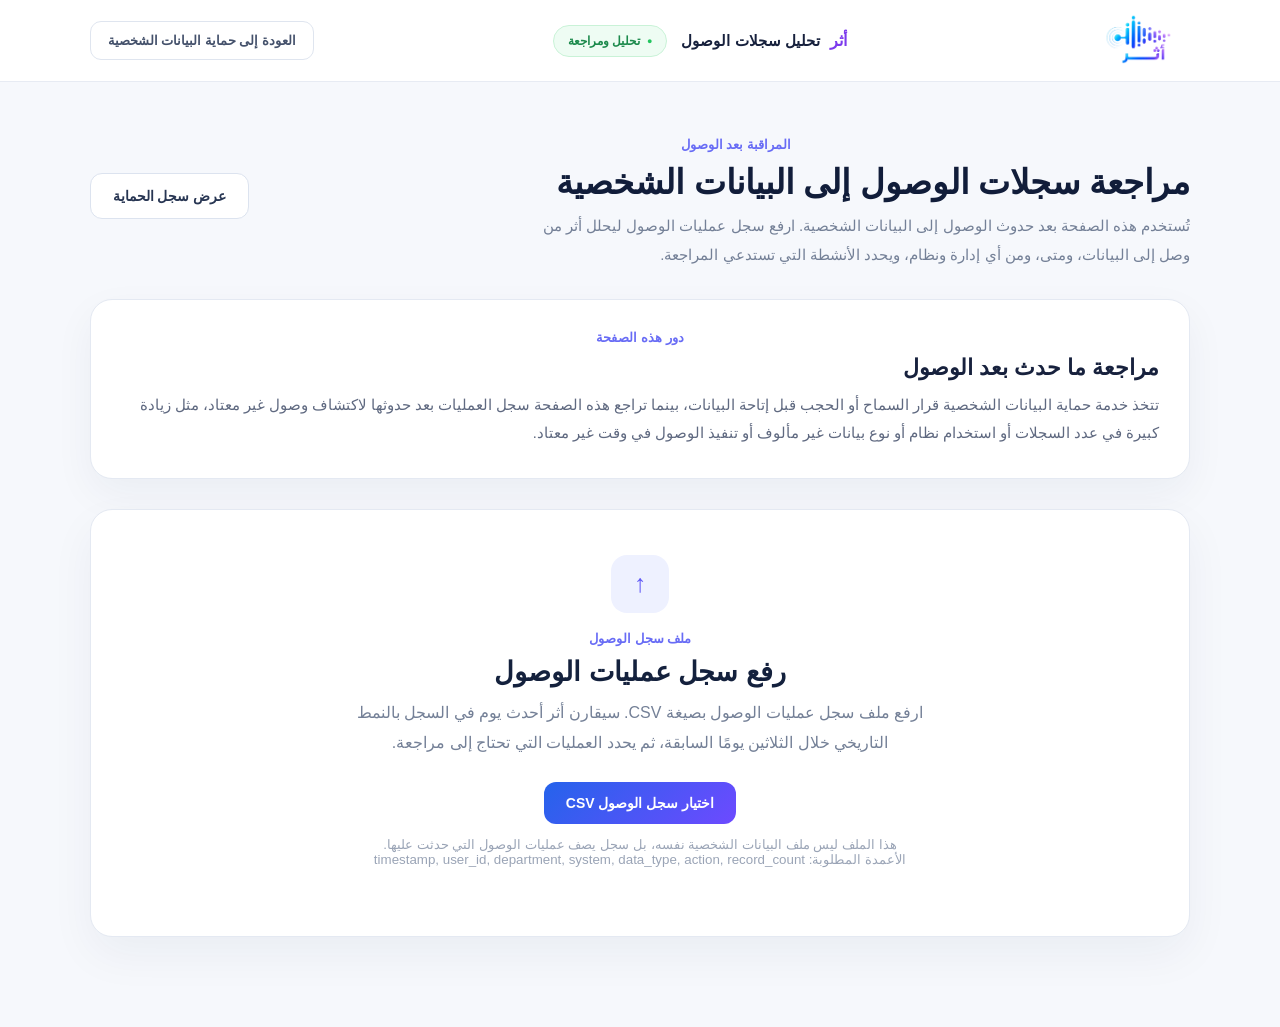
<file: access-analysis.html>
<!DOCTYPE html>
<html lang="ar" dir="rtl">
<head>
    <meta charset="UTF-8">
    <meta name="viewport" content="width=device-width, initial-scale=1.0">
    <title>تحليل سجلات الوصول | أثر</title>
    <meta name="description" content="مراجعة سجلات الوصول إلى البيانات الشخصية ورصد الأنشطة التي تستدعي المراجعة داخل نموذج أثر.">
    <link rel="stylesheet" href="style.css">
</head>
<body class="dashboard-page">
<header class="dashboard-navbar">
    <a href="index.html" class="dashboard-brand"><img src="Pic/athar-logo.png" alt="شعار أثر"></a>
    <div class="dashboard-heading-group">
        <div class="dashboard-title"><span>أثر</span><strong>تحليل سجلات الوصول</strong></div>
        <span class="monitor-badge" title="التحليل تجريبي ويعمل داخل المتصفح">تحليل ومراجعة</span>
    </div>
    <a href="dashboard.html" class="back-home">العودة إلى حماية البيانات الشخصية</a>
</header>

<main class="dashboard-main">
    <section class="dashboard-heading">
        <div>
            <span class="section-label">المراقبة بعد الوصول</span>
            <h1>مراجعة سجلات الوصول إلى البيانات الشخصية</h1>
            <p>تُستخدم هذه الصفحة بعد حدوث الوصول إلى البيانات الشخصية. ارفع سجل عمليات الوصول ليحلل «أثر» من وصل إلى البيانات، ومتى، ومن أي إدارة ونظام، ويحدد الأنشطة التي تستدعي المراجعة.</p>
        </div>
        <a href="reviews.html" class="secondary-btn">عرض سجل الحماية</a>
    </section>

    <section class="about-project-card analysis-purpose-card">
        <span class="section-label">دور هذه الصفحة</span>
        <h2>مراجعة ما حدث بعد الوصول</h2>
        <p>تتخذ خدمة «حماية البيانات الشخصية» قرار السماح أو الحجب قبل إتاحة البيانات، بينما تراجع هذه الصفحة سجل العمليات بعد حدوثها لاكتشاف وصول غير معتاد، مثل زيادة كبيرة في عدد السجلات أو استخدام نظام أو نوع بيانات غير مألوف أو تنفيذ الوصول في وقت غير معتاد.</p>
    </section>

    <section class="monitor-source">
        <div class="source-icon">↑</div>
        <span class="section-label">ملف سجل الوصول</span>
        <h2>رفع سجل عمليات الوصول</h2>
        <p>ارفع ملف سجل عمليات الوصول بصيغة CSV. سيقارن «أثر» أحدث يوم في السجل بالنمط التاريخي خلال الثلاثين يومًا السابقة، ثم يحدد العمليات التي تحتاج إلى مراجعة.</p>
        <label for="activity-file" class="upload-activity-btn">اختيار سجل الوصول CSV</label>
        <input type="file" id="activity-file" accept=".csv" hidden>
        <small>
            هذا الملف ليس ملف البيانات الشخصية نفسه، بل سجل يصف عمليات الوصول التي حدثت عليها.<br>
            الأعمدة المطلوبة: timestamp, user_id, department, system, data_type, action, record_count
        </small>
        <p id="csv-message" class="validation-message"></p>
    </section>

    <section id="analysis-results" class="analysis-results" hidden></section>
</main>

<script src="athar-core.js"></script>
<script src="access-analysis.js"></script>
</body>
</html>
</file>
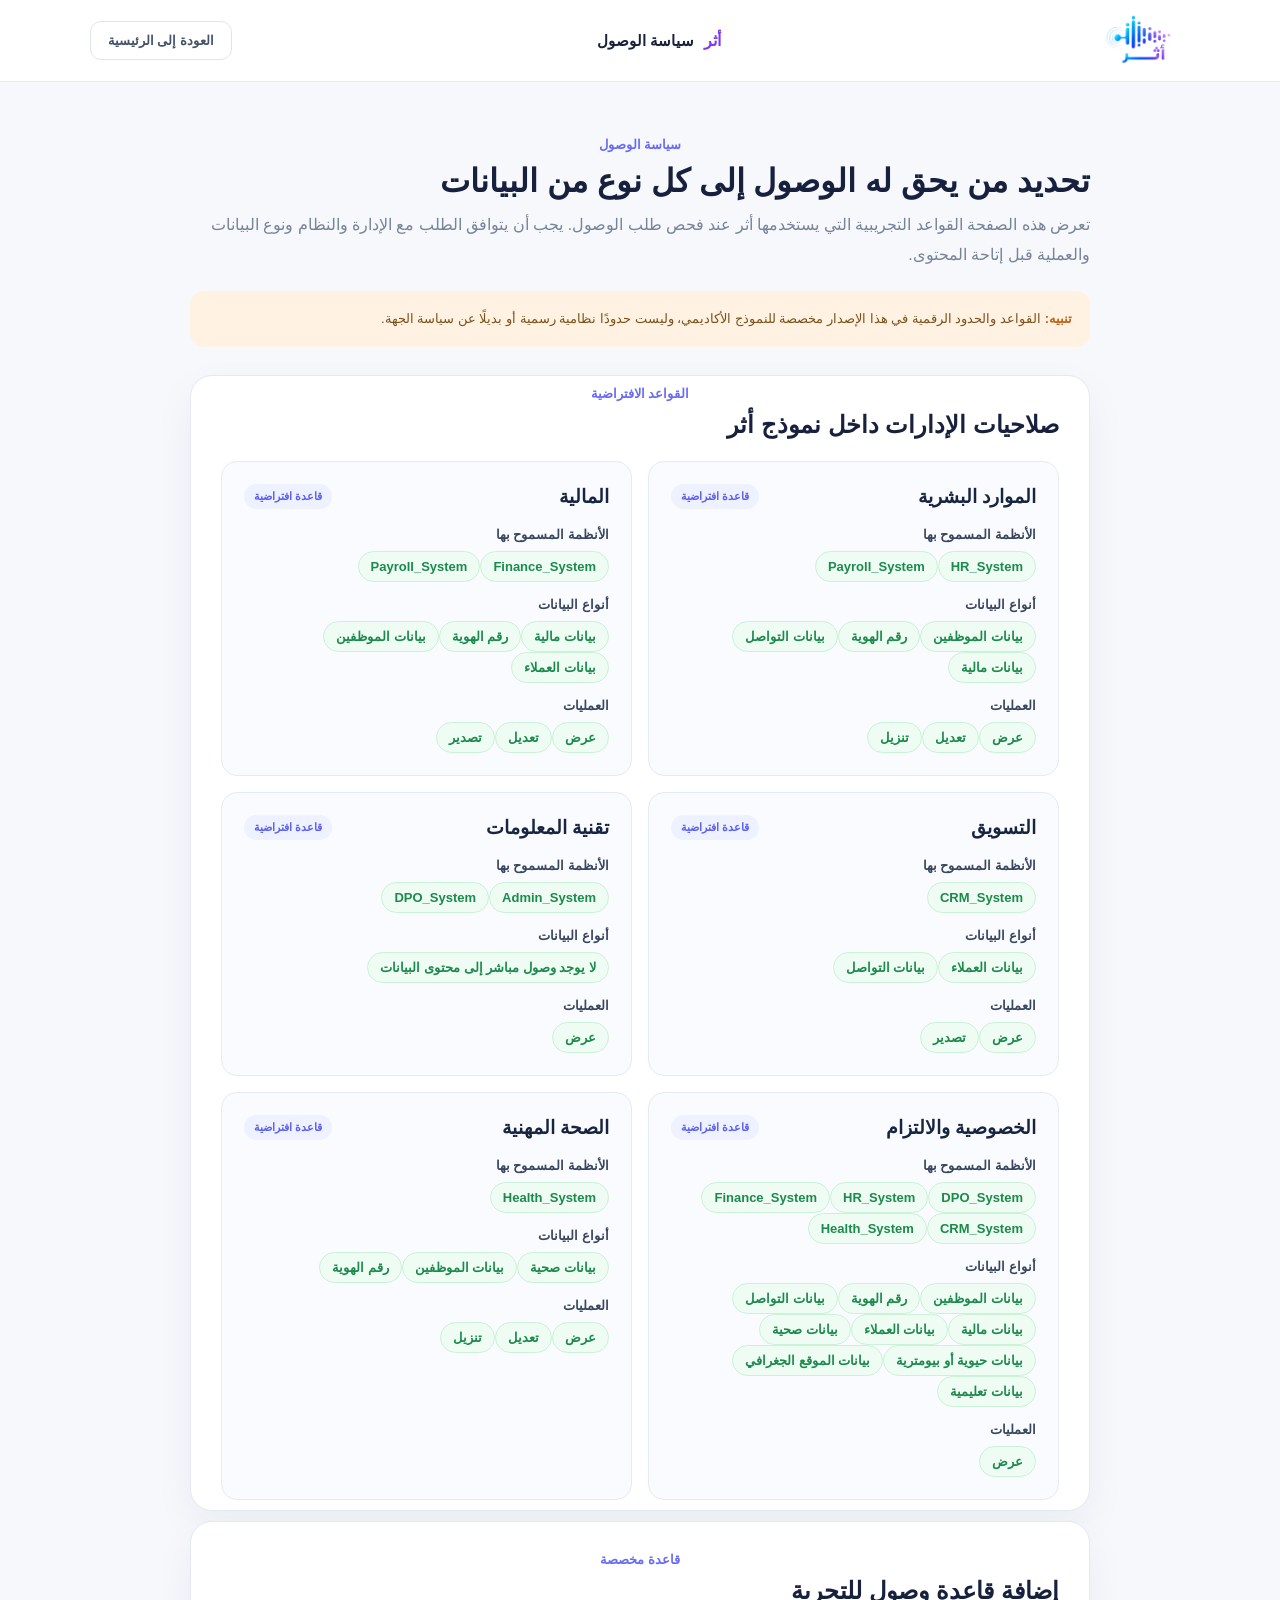
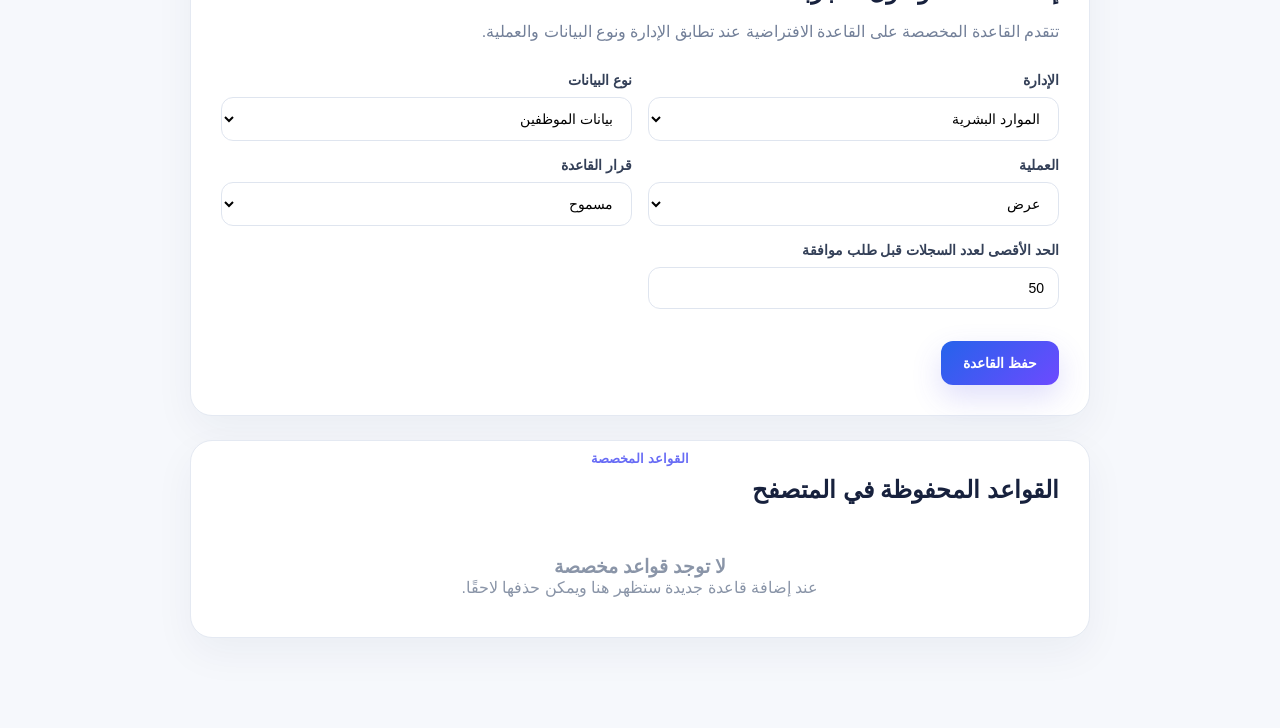
<file: access-policy.html>
<!DOCTYPE html>
<html lang="ar" dir="rtl">
<head>
    <meta charset="UTF-8">
    <meta name="viewport" content="width=device-width, initial-scale=1.0">
    <title>سياسة الوصول | أثر</title>
    <meta name="description" content="سياسة الوصول التجريبية التي يستخدمها أثر للتحقق من صلاحية طلبات الوصول إلى البيانات الشخصية.">
    <link rel="stylesheet" href="style.css">
</head>
<body class="policy-page">
<header class="dashboard-navbar">
    <a href="index.html" class="dashboard-brand"><img src="Pic/athar-logo.png" alt="شعار أثر"></a>
    <div class="dashboard-title"><span>أثر</span><strong>سياسة الوصول</strong></div>
    <a href="index.html" class="back-home">العودة إلى الرئيسية</a>
</header>

<main class="policy-main">
    <section class="policy-heading">
        <span class="section-label">سياسة الوصول</span>
        <h1>تحديد من يحق له الوصول إلى كل نوع من البيانات</h1>
        <p>تعرض هذه الصفحة القواعد التجريبية التي يستخدمها أثر عند فحص طلب الوصول. يجب أن يتوافق الطلب مع الإدارة والنظام ونوع البيانات والعملية قبل إتاحة المحتوى.</p>
        <div class="policy-notice"><strong>تنبيه:</strong> القواعد والحدود الرقمية في هذا الإصدار مخصصة للنموذج الأكاديمي، وليست حدودًا نظامية رسمية أو بديلًا عن سياسة الجهة.</div>
    </section>

    <section class="policy-table-card">
        <span class="section-label">القواعد الافتراضية</span>
        <h2 class="policy-section-title">صلاحيات الإدارات داخل نموذج أثر</h2>
        <div id="default-policy-grid" class="policy-cards-grid"></div>
    </section>

    <section class="breach-form-card policy-custom-card">
        <span class="section-label">قاعدة مخصصة</span>
        <h2>إضافة قاعدة وصول للتجربة</h2>
        <p class="protection-intro">تتقدم القاعدة المخصصة على القاعدة الافتراضية عند تطابق الإدارة ونوع البيانات والعملية.</p>
        <form id="custom-policy-form">
            <div class="breach-form-grid">
                <div class="breach-field">
                    <label>الإدارة</label>
                    <select name="department" required>
                        <option>الموارد البشرية</option><option>المالية</option><option>التسويق</option><option>تقنية المعلومات</option><option>الخصوصية والالتزام</option><option>الصحة المهنية</option>
                    </select>
                </div>
                <div class="breach-field">
                    <label>نوع البيانات</label>
                    <select name="dataType" required>
                        <option>بيانات الموظفين</option><option>رقم الهوية</option><option>بيانات التواصل</option><option>بيانات مالية</option><option>بيانات العملاء</option><option>بيانات صحية</option><option>بيانات حيوية أو بيومترية</option><option>بيانات الموقع الجغرافي</option>
                    </select>
                </div>
                <div class="breach-field">
                    <label>العملية</label>
                    <select name="action" required>
                        <option value="VIEW">عرض</option><option value="UPDATE">تعديل</option><option value="DOWNLOAD">تنزيل</option><option value="EXPORT">تصدير</option><option value="DELETE">حذف</option>
                    </select>
                </div>
                <div class="breach-field">
                    <label>قرار القاعدة</label>
                    <select name="decision" required>
                        <option value="allowed">مسموح</option><option value="masked">مسموح مع إخفاء جزئي</option><option value="approval">يتطلب موافقة</option><option value="denied">مرفوض</option>
                    </select>
                </div>
                <div class="breach-field breach-field-full">
                    <label>الحد الأقصى لعدد السجلات قبل طلب موافقة</label>
                    <input type="number" min="0" name="maxRecords" value="50">
                </div>
            </div>
            <div class="protection-form-actions"><button type="submit" class="primary-btn">حفظ القاعدة</button></div>
        </form>
    </section>

    <section class="policy-table-card">
        <span class="section-label">القواعد المخصصة</span>
        <h2 class="policy-section-title">القواعد المحفوظة في المتصفح</h2>
        <div id="custom-policy-list" class="custom-policy-list"></div>
    </section>
</main>

<script src="athar-core.js"></script>
<script src="access-policy.js"></script>
</body>
</html>
</file>
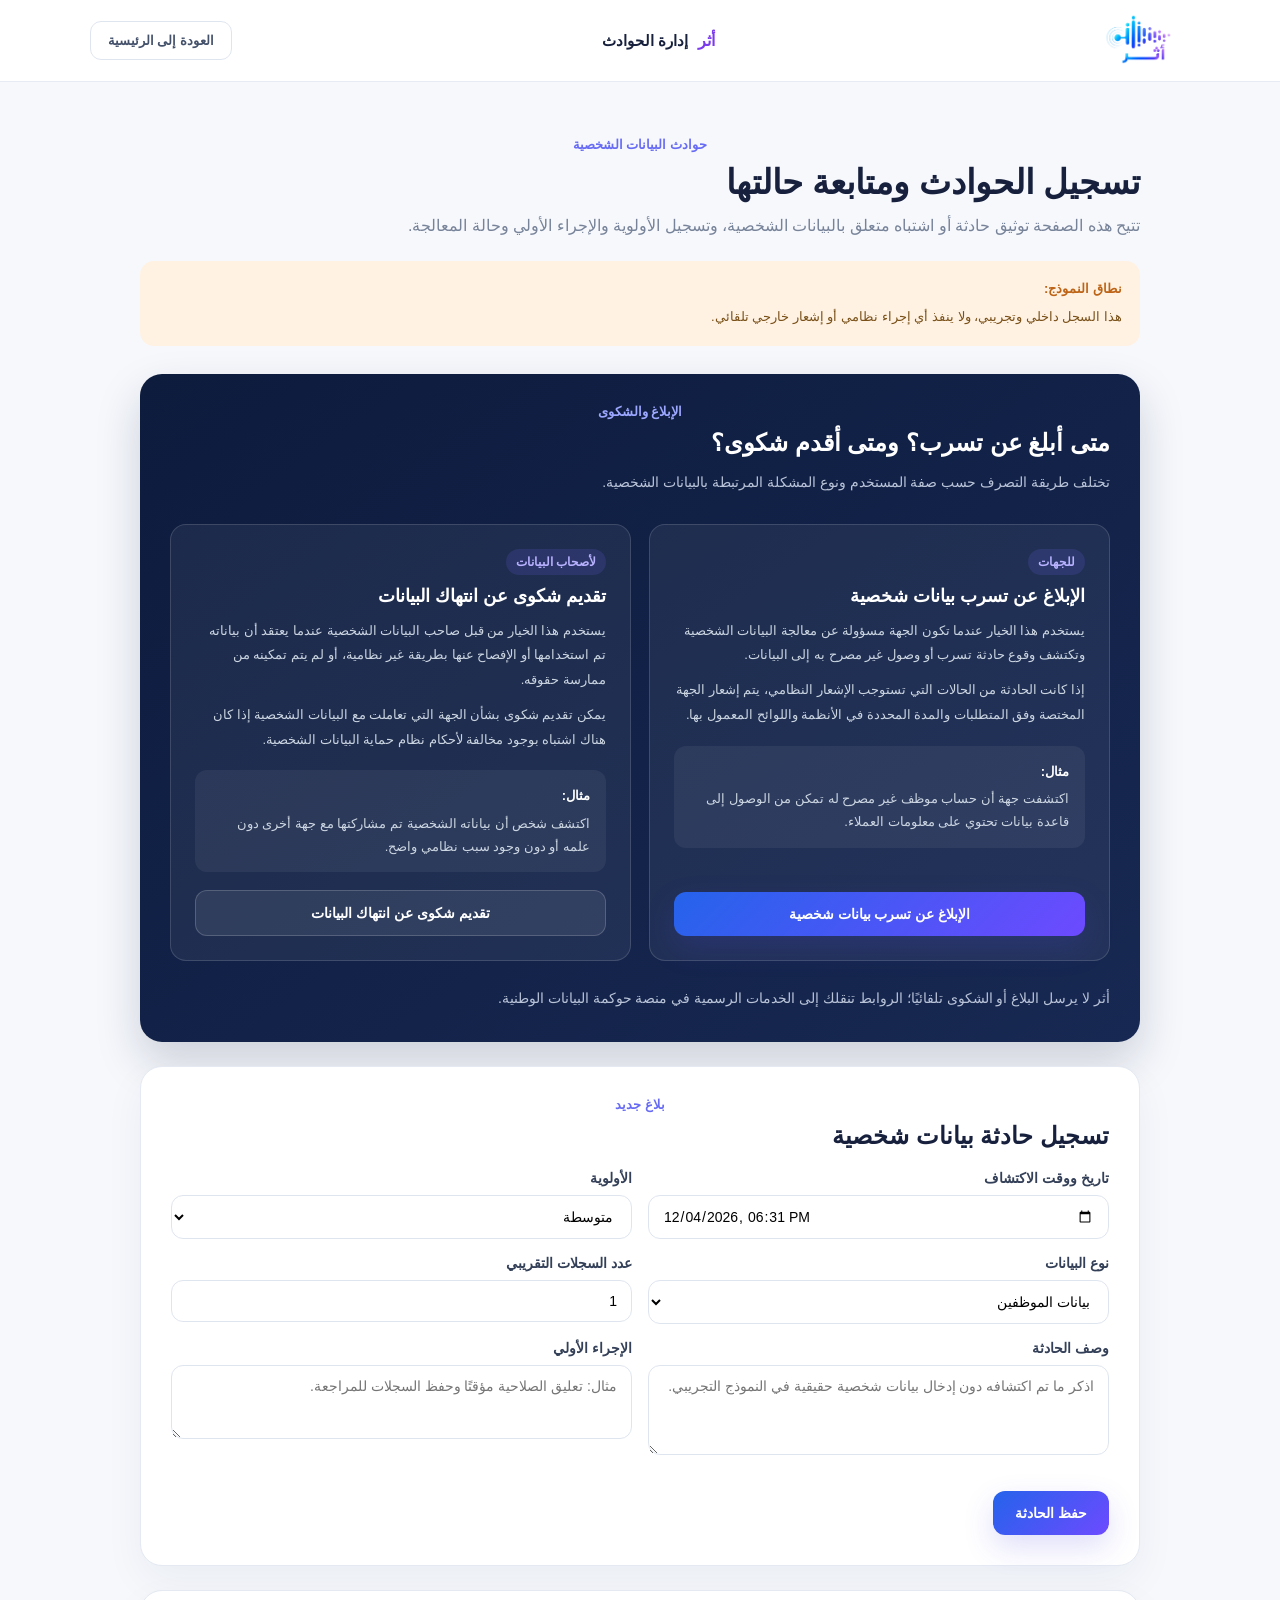
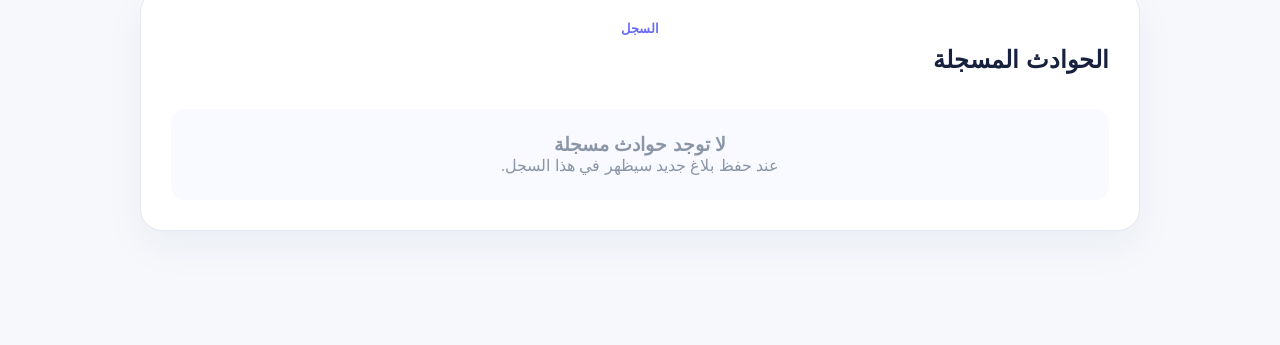
<file: breach-report.html>
<!DOCTYPE html>
<html lang="ar" dir="rtl">

<head>
    <meta charset="UTF-8">

    <meta
        name="viewport"
        content="width=device-width, initial-scale=1.0"
    >

    <title>إدارة الحوادث | أثر</title>

    <meta
        name="description"
        content="تسجيل ومتابعة الحوادث المتعلقة بالبيانات الشخصية داخل نموذج أثر."
    >

    <link
        rel="stylesheet"
        href="style.css"
    >
</head>


<body class="breach-page">


<header class="dashboard-navbar">

    <a
        href="index.html"
        class="dashboard-brand"
    >
        <img
            src="Pic/athar-logo.png"
            alt="شعار أثر"
        >
    </a>


    <div class="dashboard-title">
        <span>أثر</span>
        <strong>إدارة الحوادث</strong>
    </div>


    <a
        href="index.html"
        class="back-home"
    >
        العودة إلى الرئيسية
    </a>

</header>



<main class="breach-main">


    <!-- =========================================
         مقدمة الصفحة
    ========================================== -->

    <section class="breach-heading">

        <span class="section-label">
            حوادث البيانات الشخصية
        </span>

        <h1>
            تسجيل الحوادث ومتابعة حالتها
        </h1>

        <p>
            تتيح هذه الصفحة توثيق حادثة أو اشتباه متعلق بالبيانات الشخصية،
            وتسجيل الأولوية والإجراء الأولي وحالة المعالجة.
        </p>

        <div class="breach-notice">

            <strong>
                نطاق النموذج:
            </strong>

            هذا السجل داخلي وتجريبي، ولا ينفذ أي إجراء نظامي
            أو إشعار خارجي تلقائي.

        </div>

    </section>



    <!-- =========================================
         الإبلاغ والشكوى
    ========================================== -->

    <section class="official-breach-report-card">

        <div>

            <span class="section-label">
                الإبلاغ والشكوى
            </span>

            <h2>
                متى أبلغ عن تسرب؟ ومتى أقدم شكوى؟
            </h2>

            <p>
                تختلف طريقة التصرف حسب صفة المستخدم ونوع المشكلة
                المرتبطة بالبيانات الشخصية.
            </p>

        </div>


        <div class="report-explain-grid">


            <!-- الإبلاغ عن التسرب -->

            <article class="report-explain-box">

                <span class="report-type-label">
                    للجهات
                </span>

                <h3>
                    الإبلاغ عن تسرب بيانات شخصية
                </h3>

                <p>
                    يستخدم هذا الخيار عندما تكون الجهة مسؤولة عن معالجة
                    البيانات الشخصية وتكتشف وقوع حادثة تسرب أو وصول
                    غير مصرح به إلى البيانات.
                </p>

                <p>
                    إذا كانت الحادثة من الحالات التي تستوجب الإشعار النظامي،
                    يتم إشعار الجهة المختصة وفق المتطلبات والمدة المحددة
                    في الأنظمة واللوائح المعمول بها.
                </p>

                <div class="report-example">

                    <strong>
                        مثال:
                    </strong>

                    اكتشفت جهة أن حساب موظف غير مصرح له تمكن من الوصول
                    إلى قاعدة بيانات تحتوي على معلومات العملاء.

                </div>


                <a
                    class="primary-btn report-action-btn"
                    href="https://dgp.sdaia.gov.sa/wps/portal/pdp/services/personaldatabreachnotification"
                    target="_blank"
                    rel="noopener noreferrer"
                >
                    الإبلاغ عن تسرب بيانات شخصية
                </a>

            </article>



            <!-- تقديم شكوى -->

            <article class="report-explain-box">

                <span class="report-type-label">
                    لأصحاب البيانات
                </span>

                <h3>
                    تقديم شكوى عن انتهاك البيانات
                </h3>

                <p>
                    يستخدم هذا الخيار من قبل صاحب البيانات الشخصية
                    عندما يعتقد أن بياناته تم استخدامها أو الإفصاح عنها
                    بطريقة غير نظامية، أو لم يتم تمكينه من ممارسة حقوقه.
                </p>

                <p>
                    يمكن تقديم شكوى بشأن الجهة التي تعاملت مع البيانات
                    الشخصية إذا كان هناك اشتباه بوجود مخالفة لأحكام
                    نظام حماية البيانات الشخصية.
                </p>

                <div class="report-example">

                    <strong>
                        مثال:
                    </strong>

                    اكتشف شخص أن بياناته الشخصية تم مشاركتها مع جهة أخرى
                    دون علمه أو دون وجود سبب نظامي واضح.

                </div>


                <a
                    class="secondary-btn report-action-btn"
                    href="https://dgp.sdaia.gov.sa/wps/portal/pdp/services/reportscomplaints"
                    target="_blank"
                    rel="noopener noreferrer"
                >
                    تقديم شكوى عن انتهاك البيانات
                </a>

            </article>


        </div>


        <p class="official-report-note">
            أثر لا يرسل البلاغ أو الشكوى تلقائيًا؛
            الروابط تنقلك إلى الخدمات الرسمية في منصة حوكمة البيانات الوطنية.
        </p>

    </section>



    <!-- =========================================
         تسجيل حادثة جديدة
    ========================================== -->

    <section class="breach-form-card">

        <span class="section-label">
            بلاغ جديد
        </span>

        <h2>
            تسجيل حادثة بيانات شخصية
        </h2>


        <form id="incident-form">

            <div class="breach-form-grid">


                <div class="breach-field">

                    <label>
                        تاريخ ووقت الاكتشاف
                    </label>

                    <input
                        type="datetime-local"
                        name="discoveredAt"
                        required
                    >

                </div>


                <div class="breach-field">

                    <label>
                        الأولوية
                    </label>

                    <select
                        name="priority"
                        required
                    >
                        <option>منخفضة</option>
                        <option selected>متوسطة</option>
                        <option>عالية</option>
                    </select>

                </div>


                <div class="breach-field">

                    <label>
                        نوع البيانات
                    </label>

                    <select
                        name="dataType"
                        required
                    >
                        <option>بيانات الموظفين</option>
                        <option>رقم الهوية</option>
                        <option>بيانات التواصل</option>
                        <option>بيانات مالية</option>
                        <option>بيانات العملاء</option>
                        <option>بيانات صحية</option>
                        <option>بيانات حيوية أو بيومترية</option>
                        <option>بيانات الموقع الجغرافي</option>
                        <option>بيانات تعليمية</option>
                    </select>

                </div>


                <div class="breach-field">

                    <label>
                        عدد السجلات التقريبي
                    </label>

                    <input
                        type="number"
                        name="recordCount"
                        min="0"
                        value="1"
                    >

                </div>


                <div class="breach-field breach-field-full">

                    <label>
                        وصف الحادثة
                    </label>

                    <textarea
                        name="description"
                        rows="4"
                        required
                        placeholder="اذكر ما تم اكتشافه دون إدخال بيانات شخصية حقيقية في النموذج التجريبي."
                    ></textarea>

                </div>


                <div class="breach-field breach-field-full">

                    <label>
                        الإجراء الأولي
                    </label>

                    <textarea
                        name="initialAction"
                        rows="3"
                        required
                        placeholder="مثال: تعليق الصلاحية مؤقتًا وحفظ السجلات للمراجعة."
                    ></textarea>

                </div>


            </div>


            <div class="protection-form-actions">

                <button
                    type="submit"
                    class="primary-btn"
                >
                    حفظ الحادثة
                </button>

            </div>

        </form>

    </section>



    <!-- =========================================
         سجل الحوادث
    ========================================== -->

    <section class="breach-log-card">

        <span class="section-label">
            السجل
        </span>

        <h2>
            الحوادث المسجلة
        </h2>

        <div
            id="incident-list"
            class="incident-list"
        ></div>

    </section>


</main>



<script src="athar-core.js"></script>
<script src="breach-report.js"></script>


</body>

</html>
</file>
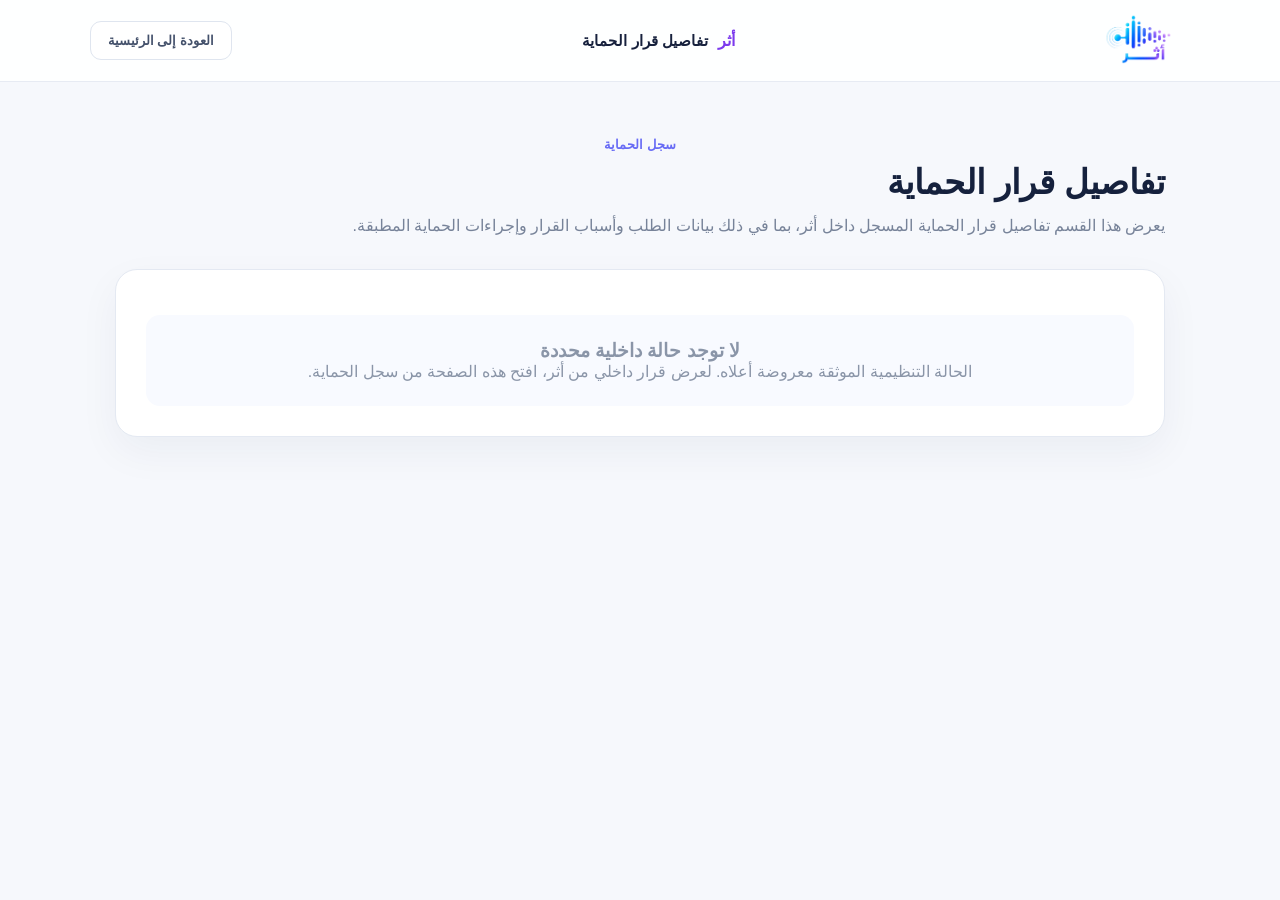
<file: case.html>
<!DOCTYPE html>
<html lang="ar" dir="rtl">

<head>
    <meta charset="UTF-8">

    <meta
        name="viewport"
        content="width=device-width, initial-scale=1.0"
    >

    <title>تفاصيل قرار الحماية | أثر</title>

    <meta
        name="description"
        content="عرض تفاصيل قرار الحماية المسجل داخل منصة أثر وأسباب القرار وإجراءات الحماية."
    >

    <link
        rel="stylesheet"
        href="style.css"
    >
</head>


<body class="case-page">


<header class="dashboard-navbar">

    <a
        href="index.html"
        class="dashboard-brand"
        aria-label="العودة إلى الرئيسية"
    >
        <img
            src="Pic/athar-logo.png"
            alt="شعار أثر"
        >
    </a>


    <div class="dashboard-title">
        <span>أثر</span>
        <strong>تفاصيل قرار الحماية</strong>
    </div>


    <a
        href="index.html"
        class="back-home"
    >
        العودة إلى الرئيسية
    </a>

</header>


<main class="case-main">


    <!-- =========================================
         عنوان الصفحة
    ========================================== -->

    <section class="case-page-heading internal-case-heading">

        <span class="section-label">
            سجل الحماية
        </span>

        <h1>
            تفاصيل قرار الحماية
        </h1>

        <p>
            يعرض هذا القسم تفاصيل قرار الحماية المسجل داخل أثر،
            بما في ذلك بيانات الطلب وأسباب القرار وإجراءات الحماية المطبقة.
        </p>

    </section>


    <!-- =========================================
         تفاصيل الحالة
    ========================================== -->

    <section
        id="case-content"
        class="case-review-card"
    >

        <div class="reviews-empty">

            <h3>
                جارٍ تحميل تفاصيل الحالة
            </h3>

            <p>
                سيتم عرض بيانات قرار الحماية هنا.
            </p>

        </div>

    </section>


</main>


<script src="athar-core.js"></script>
<script src="case.js"></script>


</body>

</html>
</file>
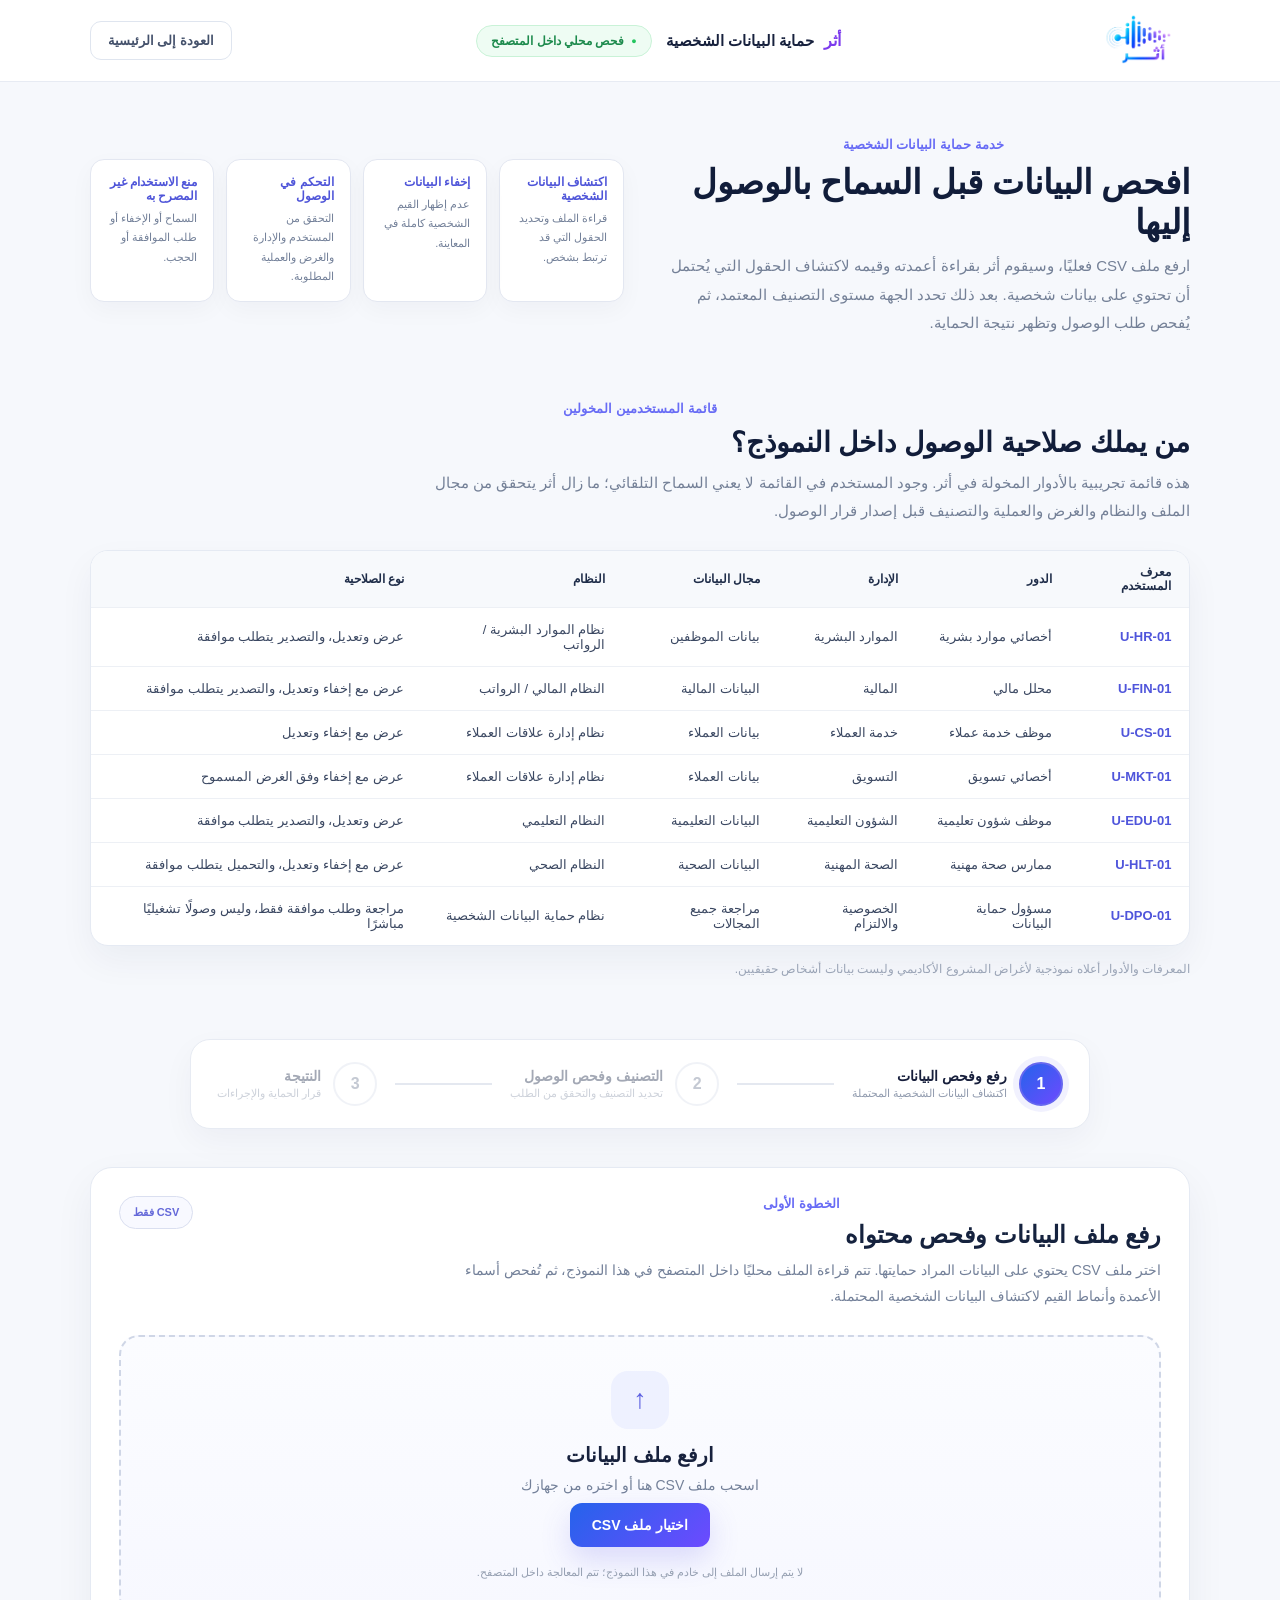
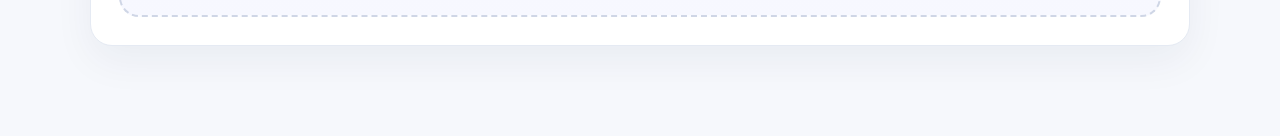
<file: dashboard.html>
<!DOCTYPE html>
<html lang="ar" dir="rtl">

<head>
    <meta charset="UTF-8">

    <meta
        name="viewport"
        content="width=device-width, initial-scale=1.0"
    >

    <title>حماية البيانات الشخصية | أثر</title>

    <meta
        name="description"
        content="خدمة أثر لفحص ملف بيانات حقيقي، واكتشاف البيانات الشخصية المحتملة، ثم تصنيفها وفحص طلب الوصول إليها."
    >

    <link
        rel="stylesheet"
        href="style.css"
    >
</head>


<body class="dashboard-page">


<header class="dashboard-navbar">

    <a
        href="index.html"
        class="dashboard-brand"
    >
        <img
            src="Pic/athar-logo.png"
            alt="شعار أثر"
        >
    </a>


    <div class="dashboard-heading-group">

        <div class="dashboard-title">
            <span>أثر</span>
            <strong>حماية البيانات الشخصية</strong>
        </div>

        <span class="monitor-badge">
            فحص محلي داخل المتصفح
        </span>

    </div>


    <a
        href="index.html"
        class="back-home"
    >
        العودة إلى الرئيسية
    </a>

</header>



<main class="dashboard-main protection-journey-main">


    <!-- =========================================
         عنوان الخدمة
    ========================================== -->

    <section class="dashboard-heading protection-service-heading">

        <div>

            <span class="section-label">
                خدمة حماية البيانات الشخصية
            </span>

            <h1>
                افحص البيانات قبل السماح بالوصول إليها
            </h1>

            <p>
                ارفع ملف CSV فعليًا، وسيقوم أثر بقراءة أعمدته وقيمه
                لاكتشاف الحقول التي يُحتمل أن تحتوي على بيانات شخصية.
                بعد ذلك تحدد الجهة مستوى التصنيف المعتمد،
                ثم يُفحص طلب الوصول وتظهر نتيجة الحماية.
            </p>

        </div>


        <div class="personal-protection-scope">

            <div>
                <strong>اكتشاف البيانات الشخصية</strong>
                <span>قراءة الملف وتحديد الحقول التي قد ترتبط بشخص.</span>
            </div>

            <div>
                <strong>إخفاء البيانات</strong>
                <span>عدم إظهار القيم الشخصية كاملة في المعاينة.</span>
            </div>

            <div>
                <strong>التحكم في الوصول</strong>
                <span>التحقق من المستخدم والإدارة والغرض والعملية المطلوبة.</span>
            </div>

            <div>
                <strong>منع الاستخدام غير المصرح به</strong>
                <span>السماح أو الإخفاء أو طلب الموافقة أو الحجب.</span>
            </div>

        </div>

    </section>





    <!-- =========================================
         قائمة المستخدمين المخولين
    ========================================== -->

    <section class="authorized-users-section">

        <div class="authorized-users-heading">

            <span class="section-label">
                قائمة المستخدمين المخولين
            </span>

            <h2>
                من يملك صلاحية الوصول داخل النموذج؟
            </h2>

            <p>
                هذه قائمة تجريبية بالأدوار المخولة في أثر.
                وجود المستخدم في القائمة لا يعني السماح التلقائي؛
                ما زال أثر يتحقق من مجال الملف والنظام والغرض والعملية
                والتصنيف قبل إصدار قرار الوصول.
            </p>

        </div>


        <div class="authorized-table-wrap">

            <table class="authorized-users-table">

                <thead>
                    <tr>
                        <th>معرف المستخدم</th>
                        <th>الدور</th>
                        <th>الإدارة</th>
                        <th>مجال البيانات</th>
                        <th>النظام</th>
                        <th>نوع الصلاحية</th>
                    </tr>
                </thead>

                <tbody>

                    <tr>
                        <td>U-HR-01</td>
                        <td>أخصائي موارد بشرية</td>
                        <td>الموارد البشرية</td>
                        <td>بيانات الموظفين</td>
                        <td>نظام الموارد البشرية / الرواتب</td>
                        <td>عرض وتعديل، والتصدير يتطلب موافقة</td>
                    </tr>

                    <tr>
                        <td>U-FIN-01</td>
                        <td>محلل مالي</td>
                        <td>المالية</td>
                        <td>البيانات المالية</td>
                        <td>النظام المالي / الرواتب</td>
                        <td>عرض مع إخفاء وتعديل، والتصدير يتطلب موافقة</td>
                    </tr>

                    <tr>
                        <td>U-CS-01</td>
                        <td>موظف خدمة عملاء</td>
                        <td>خدمة العملاء</td>
                        <td>بيانات العملاء</td>
                        <td>نظام إدارة علاقات العملاء</td>
                        <td>عرض مع إخفاء وتعديل</td>
                    </tr>

                    <tr>
                        <td>U-MKT-01</td>
                        <td>أخصائي تسويق</td>
                        <td>التسويق</td>
                        <td>بيانات العملاء</td>
                        <td>نظام إدارة علاقات العملاء</td>
                        <td>عرض مع إخفاء وفق الغرض المسموح</td>
                    </tr>

                    <tr>
                        <td>U-EDU-01</td>
                        <td>موظف شؤون تعليمية</td>
                        <td>الشؤون التعليمية</td>
                        <td>البيانات التعليمية</td>
                        <td>النظام التعليمي</td>
                        <td>عرض وتعديل، والتصدير يتطلب موافقة</td>
                    </tr>

                    <tr>
                        <td>U-HLT-01</td>
                        <td>ممارس صحة مهنية</td>
                        <td>الصحة المهنية</td>
                        <td>البيانات الصحية</td>
                        <td>النظام الصحي</td>
                        <td>عرض مع إخفاء وتعديل، والتحميل يتطلب موافقة</td>
                    </tr>

                    <tr>
                        <td>U-DPO-01</td>
                        <td>مسؤول حماية البيانات</td>
                        <td>الخصوصية والالتزام</td>
                        <td>مراجعة جميع المجالات</td>
                        <td>نظام حماية البيانات الشخصية</td>
                        <td>مراجعة وطلب موافقة فقط، وليس وصولًا تشغيليًا مباشرًا</td>
                    </tr>

                </tbody>

            </table>

        </div>

        <p class="authorized-users-note">
            المعرفات والأدوار أعلاه نموذجية لأغراض المشروع الأكاديمي وليست بيانات أشخاص حقيقيين.
        </p>

    </section>


    <!-- =========================================
         خريطة الخطوات
    ========================================== -->

    <nav
        class="protection-steps"
        id="protection-steps"
        aria-label="مراحل حماية البيانات الشخصية"
    >

        <div
            class="protection-step active"
            data-step="1"
            aria-current="step"
        >

            <div class="step-circle">
                <span class="step-number">1</span>
                <span class="step-check">✓</span>
            </div>

            <div class="step-text">
                <strong>رفع وفحص البيانات</strong>
                <small>اكتشاف البيانات الشخصية المحتملة</small>
            </div>

        </div>


        <div class="step-line"></div>


        <div
            class="protection-step"
            data-step="2"
        >

            <div class="step-circle">
                <span class="step-number">2</span>
                <span class="step-check">✓</span>
            </div>

            <div class="step-text">
                <strong>التصنيف وفحص الوصول</strong>
                <small>تحديد التصنيف والتحقق من الطلب</small>
            </div>

        </div>


        <div class="step-line"></div>


        <div
            class="protection-step"
            data-step="3"
        >

            <div class="step-circle">
                <span class="step-number">3</span>
                <span class="step-check">✓</span>
            </div>

            <div class="step-text">
                <strong>النتيجة</strong>
                <small>قرار الحماية والإجراءات</small>
            </div>

        </div>

    </nav>



    <!-- =========================================
         الخطوة 1: رفع الملف وفحصه
    ========================================== -->

    <section
        id="protection-panel-1"
        class="protection-step-panel"
        data-panel="1"
    >

        <div class="journey-card">


            <div class="journey-card-heading">

                <div>

                    <span class="section-label">
                        الخطوة الأولى
                    </span>

                    <h2>
                        رفع ملف البيانات وفحص محتواه
                    </h2>

                    <p>
                        اختر ملف CSV يحتوي على البيانات المراد حمايتها.
                        تتم قراءة الملف محليًا داخل المتصفح في هذا النموذج،
                        ثم تُفحص أسماء الأعمدة وأنماط القيم لاكتشاف
                        البيانات الشخصية المحتملة.
                    </p>

                </div>


                <div class="classification-reference-pill">
                    CSV فقط
                </div>

            </div>



            <div
                id="personal-data-dropzone"
                class="personal-data-dropzone"
            >

                <input
                    id="personal-data-file"
                    type="file"
                    accept=".csv,text/csv"
                    hidden
                >

                <div class="upload-zone-icon">
                    ↑
                </div>

                <h3>
                    ارفع ملف البيانات
                </h3>

                <p>
                    اسحب ملف CSV هنا أو اختره من جهازك
                </p>

                <button
                    type="button"
                    id="choose-personal-data-file"
                    class="primary-btn"
                >
                    اختيار ملف CSV
                </button>

                <small>
                    لا يتم إرسال الملف إلى خادم في هذا النموذج؛ تتم المعالجة داخل المتصفح.
                </small>

            </div>



            <div
                id="file-analysis-loading"
                class="file-analysis-loading"
                hidden
            >
                جارٍ قراءة الملف وتحليل الحقول...
            </div>



            <section
                id="file-analysis-result"
                class="file-analysis-result"
                hidden
            >


                <div class="file-analysis-summary">

                    <div>
                        <span>اسم الملف</span>
                        <strong id="analysis-file-name">—</strong>
                    </div>

                    <div>
                        <span>عدد السجلات</span>
                        <strong id="analysis-row-count">0</strong>
                    </div>

                    <div>
                        <span>عدد الأعمدة</span>
                        <strong id="analysis-column-count">0</strong>
                    </div>

                    <div>
                        <span>حقول شخصية محتملة</span>
                        <strong id="analysis-personal-count">0</strong>
                    </div>

                </div>



                <div
                    id="personal-data-detection-status"
                    class="personal-data-detection-status"
                ></div>



                <div
                    id="detected-fields-section"
                    class="detected-fields-section"
                >

                    <div class="detected-section-head">

                        <div>
                            <span class="section-label">
                                نتيجة الفحص
                            </span>

                            <h3>
                                الحقول التي اكتشفها أثر
                            </h3>
                        </div>

                        <span
                            id="detected-types-badge"
                            class="protection-badge protection-tone-info"
                        >
                            —
                        </span>

                    </div>


                    <div
                        id="detected-fields-list"
                        class="detected-fields-list"
                    ></div>

                </div>



                <div class="uploaded-preview-section">

                    <div class="detected-section-head">

                        <div>
                            <span class="section-label">
                                معاينة آمنة
                            </span>

                            <h3>
                                عينة من الملف بعد إخفاء القيم الشخصية
                            </h3>
                        </div>

                    </div>


                    <div class="uploaded-preview-wrap">

                        <table
                            id="uploaded-preview-table"
                            class="uploaded-preview-table"
                        ></table>

                    </div>

                </div>



                <p class="classification-policy-note">
                    الاكتشاف آلي ومساعد فقط، ويعتمد على أسماء الأعمدة وأنماط القيم.
                    لا يُعد حكمًا قانونيًا نهائيًا على طبيعة البيانات.
                </p>


                <p
                    id="file-analysis-validation"
                    class="journey-validation"
                    role="alert"
                ></p>


                <div class="journey-actions">

                    <button
                        type="button"
                        id="replace-file"
                        class="secondary-btn"
                    >
                        اختيار ملف آخر
                    </button>

                    <button
                        type="button"
                        id="continue-to-protection"
                        class="primary-btn"
                    >
                        التالي: التصنيف وفحص الوصول
                    </button>

                </div>

            </section>


        </div>

    </section>



    <!-- =========================================
         الخطوة 2: التصنيف + فحص الوصول
    ========================================== -->

    <section
        id="protection-panel-2"
        class="protection-step-panel"
        data-panel="2"
        hidden
    >


        <div class="journey-selection-summary">

            <div class="journey-file-summary-main">

                <span>الملف الجاري حمايته</span>

                <strong id="selected-file-name">
                    —
                </strong>

            </div>

            <div>
                <span>السجلات</span>
                <strong id="selected-row-count">0</strong>
            </div>

            <div>
                <span>مجال الملف المكتشف</span>
                <strong id="selected-file-domain">—</strong>
            </div>

            <button
                type="button"
                id="change-file"
                class="journey-text-button"
            >
                تغيير الملف
            </button>

        </div>



        <div class="journey-card classification-access-card">


            <div class="journey-card-heading">

                <div>

                    <span class="section-label">
                        الخطوة الثانية
                    </span>

                    <h2>
                        حدد التصنيف المعتمد ثم افحص طلب الوصول
                    </h2>

                    <p>
                        أثر اكتشف البيانات الشخصية المحتملة من الملف،
                        لكن مستوى التصنيف لا يحدده النظام تلقائيًا.
                        اختر المستوى المعتمد لدى الجهة، ثم أدخل بيانات الشخص
                        الذي يريد الوصول إلى الملف.
                    </p>

                </div>

            </div>



            <!-- التصنيف -->

            <div class="inline-step-block">

                <div class="inline-step-title">
                    <span>أ</span>

                    <div>
                        <strong>مستوى تصنيف البيانات الشخصية</strong>
                        <small>وفق التصنيف المعتمد للبيانات لدى الجهة</small>
                    </div>
                </div>


                <div class="classification-levels-grid">


                    <label class="classification-choice">

                        <input
                            type="radio"
                            name="dataClassification"
                            value="top-secret"
                        >

                        <span class="classification-choice-content">

                            <span class="classification-choice-top">
                                <strong>سري للغاية</strong>

                                <span class="classification-impact-badge impact-critical">
                                    أثر بالغ
                                </span>
                            </span>

                            <span class="classification-choice-description">
                                قد يؤدي الإفصاح غير المصرح به إلى ضرر بالغ
                                يمس الدولة أو مصالحها أو أمنها أو سمعتها.
                            </span>

                        </span>

                    </label>



                    <label class="classification-choice">

                        <input
                            type="radio"
                            name="dataClassification"
                            value="secret"
                        >

                        <span class="classification-choice-content">

                            <span class="classification-choice-top">
                                <strong>سري</strong>

                                <span class="classification-impact-badge impact-high">
                                    أثر كبير
                                </span>
                            </span>

                            <span class="classification-choice-description">
                                قد يؤدي الإفصاح غير المصرح به إلى ضرر كبير
                                على الجهة أو أعمالها أو مشاريعها أو مصالحها.
                            </span>

                        </span>

                    </label>



                    <label class="classification-choice">

                        <input
                            type="radio"
                            name="dataClassification"
                            value="restricted"
                        >

                        <span class="classification-choice-content">

                            <span class="classification-choice-top">
                                <strong>مقيد</strong>

                                <span class="classification-impact-badge impact-restricted">
                                    إتاحة محدودة
                                </span>
                            </span>

                            <span class="classification-choice-description">
                                بيانات غير متاحة للعامة ويقتصر الاطلاع عليها
                                على فئات محددة وفق الصلاحية والغرض.
                            </span>

                        </span>

                    </label>



                    <label class="classification-choice">

                        <input
                            type="radio"
                            name="dataClassification"
                            value="public"
                        >

                        <span class="classification-choice-content">

                            <span class="classification-choice-top">
                                <strong>عام</strong>

                                <span class="classification-impact-badge impact-public">
                                    متاح للنشر
                                </span>
                            </span>

                            <span class="classification-choice-description">
                                بيانات اعتمدت الجهة إتاحتها أو نشرها للعامة.
                            </span>

                        </span>

                    </label>


                </div>


                <p
                    id="classification-validation"
                    class="journey-validation"
                    role="alert"
                ></p>

            </div>



            <!-- طلب الوصول -->

            <div class="inline-step-divider"></div>


            <div class="inline-step-block">

                <div class="inline-step-title">

                    <span>ب</span>

                    <div>
                        <strong>بيانات طلب الوصول</strong>
                        <small>من يريد الوصول؟ وهل إدارته مرتبطة بمجال الملف؟ وما العملية المطلوبة؟</small>
                    </div>

                </div>


                <div class="detected-context-box">

                    <span>
                        مجال الملف الذي سيُطبق عليه فحص الصلاحية:
                    </span>

                    <strong id="access-file-domain">
                        —
                    </strong>

                    <small id="access-detected-fields">
                        —
                    </small>

                </div>



                <form id="access-request-form">


                    <div class="breach-form-grid">


                        <div class="breach-field">

                            <label for="user-id">
                                معرف المستخدم
                            </label>

                            <input
                                id="user-id"
                                name="userId"
                                type="text"
                                value="U101"
                                required
                            >

                        </div>



                        <div class="breach-field">

                            <label for="department">
                                الإدارة
                            </label>

                            <select
                                id="department"
                                name="department"
                                required
                            >
                                <option>الموارد البشرية</option>
                                <option>المالية</option>
                                <option>التسويق</option>
                                <option>خدمة العملاء</option>
                                <option>الشؤون التعليمية</option>
                                <option>تقنية المعلومات</option>
                                <option>الخصوصية والالتزام</option>
                                <option>الصحة المهنية</option>
                            </select>

                        </div>



                        <div class="breach-field">

                            <label for="system">
                                النظام الذي ستُعرض من خلاله البيانات
                            </label>

                            <select
                                id="system"
                                name="system"
                                required
                            >
                                <option value="HR_System">نظام الموارد البشرية</option>
                                <option value="Payroll_System">نظام الرواتب</option>
                                <option value="Finance_System">النظام المالي</option>
                                <option value="CRM_System">نظام إدارة علاقات العملاء</option>
                                <option value="Student_System">النظام التعليمي</option>
                                <option value="Health_System">النظام الصحي</option>
                                <option value="DPO_System">نظام حماية البيانات الشخصية</option>
                                <option value="Admin_System">النظام الإداري</option>
                            </select>

                        </div>



                        <div class="breach-field">

                            <label for="action">
                                العملية المطلوبة على الملف
                            </label>

                            <select
                                id="action"
                                name="action"
                                required
                            >
                                <option value="VIEW">عرض</option>
                                <option value="UPDATE">تعديل</option>
                                <option value="DOWNLOAD">تنزيل</option>
                                <option value="EXPORT">تصدير</option>
                                <option value="DELETE">حذف</option>
                            </select>

                        </div>



                        <div class="breach-field">

                            <label for="record-count">
                                عدد السجلات في الملف
                            </label>

                            <input
                                id="record-count"
                                name="recordCount"
                                type="number"
                                min="1"
                                readonly
                                required
                            >

                        </div>



                        <div class="breach-field breach-field-full">

                            <label for="purpose">
                                غرض الوصول
                            </label>

                            <textarea
                                id="purpose"
                                name="purpose"
                                rows="3"
                                required
                                placeholder="مثال: مراجعة بيانات الموظفين ضمن إجراء إداري معتمد."
                            ></textarea>

                        </div>


                    </div>


                    <div class="journey-actions">

                        <button
                            type="button"
                            id="back-to-file"
                            class="secondary-btn"
                        >
                            السابق
                        </button>

                        <button
                            type="submit"
                            class="primary-btn"
                        >
                            تنفيذ فحص الحماية
                        </button>

                    </div>


                </form>

            </div>


        </div>

    </section>



    <!-- =========================================
         الخطوة 3: النتيجة
    ========================================== -->

    <section
        id="protection-panel-3"
        class="protection-step-panel"
        data-panel="3"
        hidden
    >

        <section class="protection-result-section journey-card">

            <div class="result-step-heading">

                <div>

                    <span class="section-label">
                        الخطوة الثالثة
                    </span>

                    <h2>
                        نتيجة حماية الملف
                    </h2>

                    <p>
                        القرار التالي مبني على الملف الذي رُفع فعليًا،
                        والبيانات الشخصية التي اكتشفها أثر،
                        والتصنيف الذي حددته، وبيانات طلب الوصول.
                    </p>

                </div>

            </div>


            <div
                id="decision-empty"
                class="dashboard-empty-state compact-empty"
            >

                <div class="empty-state-icon">
                    ◌
                </div>

                <h2>
                    لم يُفحص طلب حتى الآن
                </h2>

            </div>


            <div
                id="decision-result"
                hidden
            ></div>


            <div class="journey-actions result-actions">

                <button
                    type="button"
                    id="back-to-request"
                    class="secondary-btn"
                >
                    تعديل الطلب
                </button>

                <button
                    type="button"
                    id="start-new-check"
                    class="primary-btn"
                >
                    فحص ملف جديد
                </button>

            </div>

        </section>

    </section>


</main>



<script src="athar-core.js"></script>
<script src="script.js"></script>


</body>
</html>
</file>
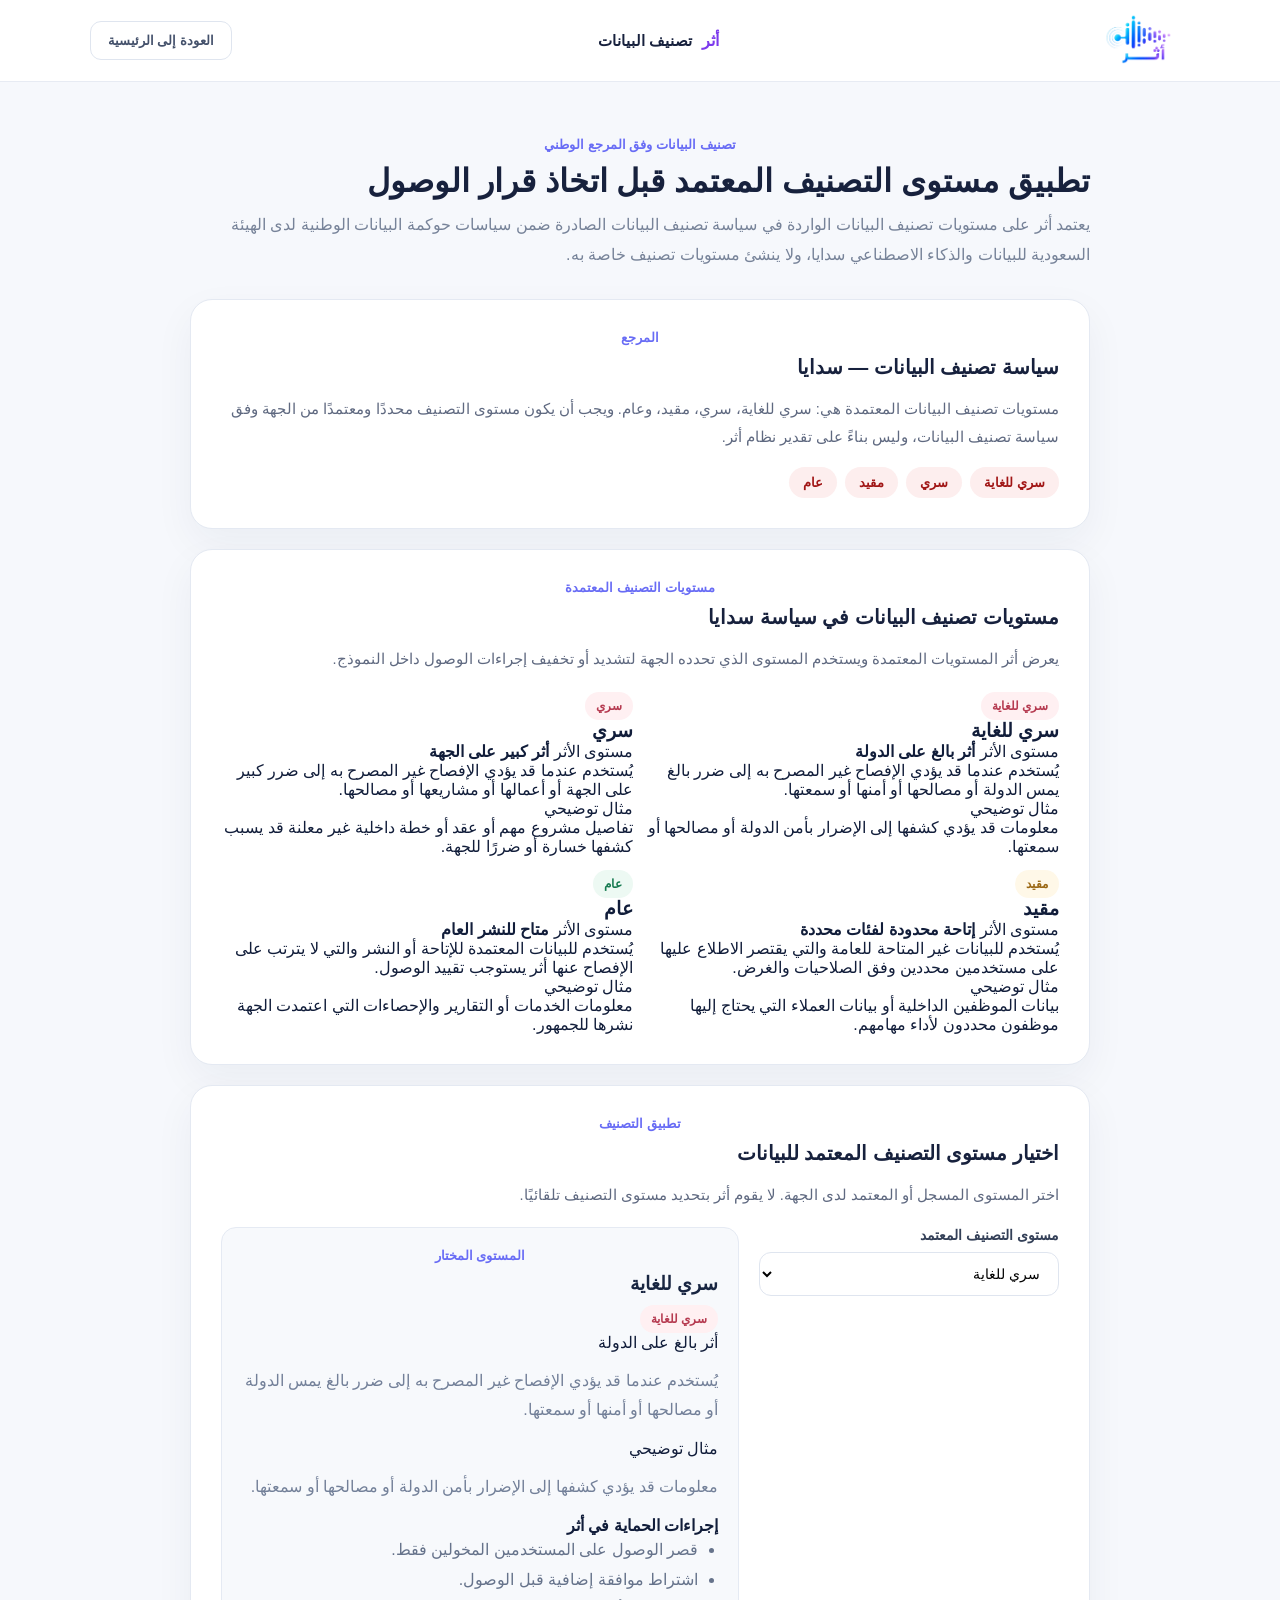
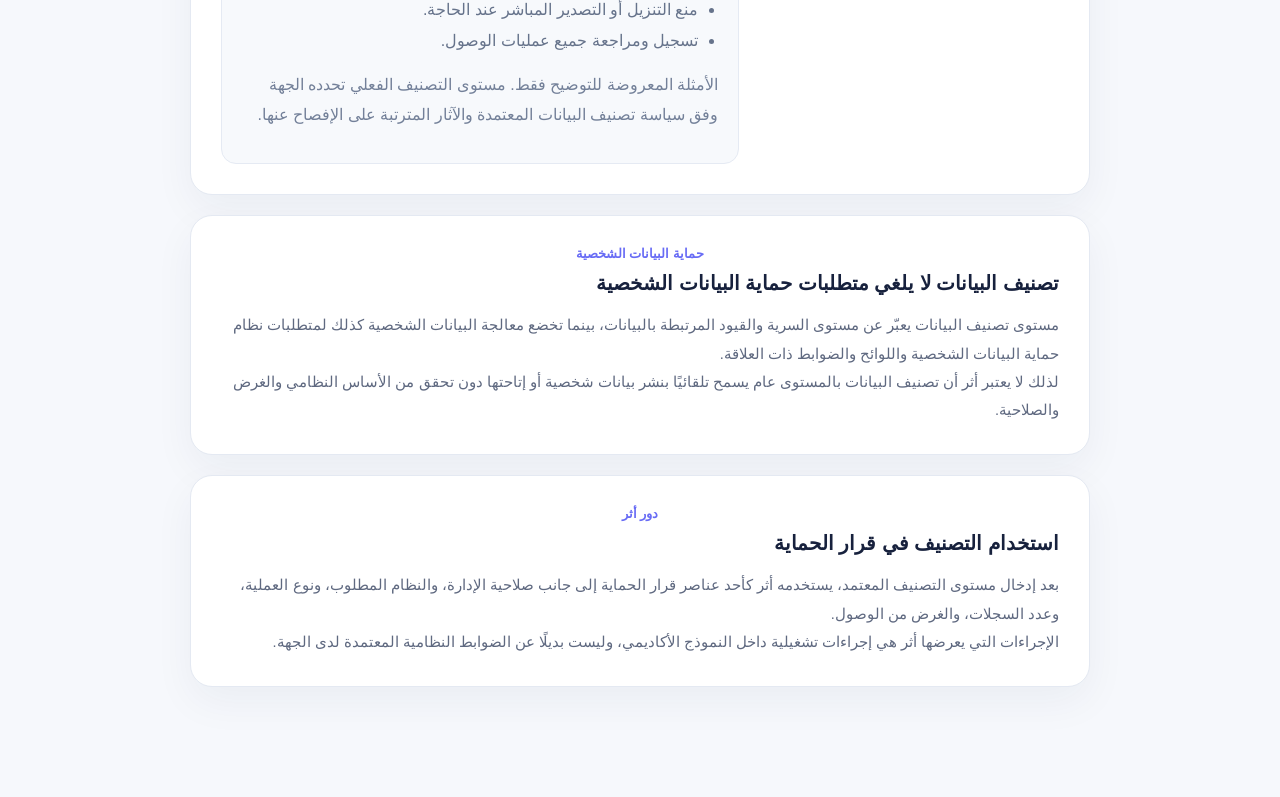
<file: data-classification.html>
<!DOCTYPE html>
<html lang="ar" dir="rtl">

<head>
    <meta charset="UTF-8">

    <meta
        name="viewport"
        content="width=device-width, initial-scale=1.0"
    >

    <title>
        تصنيف البيانات | أثر
    </title>

    <meta
        name="description"
        content="عرض مستويات تصنيف البيانات المعتمدة وفق سياسة تصنيف البيانات الصادرة عن الهيئة السعودية للبيانات والذكاء الاصطناعي (سدايا)."
    >

    <link
        rel="stylesheet"
        href="style.css"
    >
</head>


<body class="classification-page">


<header class="dashboard-navbar">

    <a
        href="index.html"
        class="dashboard-brand"
    >
        <img
            src="Pic/athar-logo.png"
            alt="شعار أثر"
        >
    </a>


    <div class="dashboard-title">

        <span>
            أثر
        </span>

        <strong>
            تصنيف البيانات
        </strong>

    </div>


    <a
        href="index.html"
        class="back-home"
    >
        العودة إلى الرئيسية
    </a>

</header>



<main class="classification-main">


    <!-- ============================== -->
    <!-- مقدمة الصفحة -->
    <!-- ============================== -->

    <section class="classification-heading">

        <span class="section-label">
            تصنيف البيانات وفق المرجع الوطني
        </span>

        <h1>
            تطبيق مستوى التصنيف المعتمد قبل اتخاذ قرار الوصول
        </h1>

        <p>
            يعتمد «أثر» على مستويات تصنيف البيانات الواردة في
            سياسة تصنيف البيانات الصادرة ضمن سياسات حوكمة البيانات
            الوطنية لدى الهيئة السعودية للبيانات والذكاء الاصطناعي
            «سدايا»، ولا ينشئ مستويات تصنيف خاصة به.
        </p>

    </section>



    <!-- ============================== -->
    <!-- المرجع -->
    <!-- ============================== -->

    <section class="classification-card">

        <span class="section-label">
            المرجع
        </span>

        <h2>
            سياسة تصنيف البيانات — سدايا
        </h2>

        <p>
            مستويات تصنيف البيانات المعتمدة هي:
            «سري للغاية»، «سري»، «مقيد»، و«عام».
            ويجب أن يكون مستوى التصنيف محددًا ومعتمدًا من الجهة
            وفق سياسة تصنيف البيانات، وليس بناءً على تقدير نظام «أثر».
        </p>

        <div class="classification-tags">

            <span>
                سري للغاية
            </span>

            <span>
                سري
            </span>

            <span>
                مقيد
            </span>

            <span>
                عام
            </span>

        </div>

    </section>



    <!-- ============================== -->
    <!-- مستويات التصنيف -->
    <!-- ============================== -->

    <section class="classification-card">

        <span class="section-label">
            مستويات التصنيف المعتمدة
        </span>

        <h2>
            مستويات تصنيف البيانات في سياسة سدايا
        </h2>

        <p>
            يعرض «أثر» المستويات المعتمدة ويستخدم المستوى الذي
            تحدده الجهة لتشديد أو تخفيف إجراءات الوصول داخل النموذج.
        </p>

        <div
            id="classification-grid"
            class="classification-dynamic-grid"
        ></div>

    </section>



    <!-- ============================== -->
    <!-- تطبيق مستوى التصنيف -->
    <!-- ============================== -->

    <section class="classification-card">

        <span class="section-label">
            تطبيق التصنيف
        </span>

        <h2>
            اختيار مستوى التصنيف المعتمد للبيانات
        </h2>

        <p>
            اختر المستوى المسجل أو المعتمد لدى الجهة.
            لا يقوم «أثر» بتحديد مستوى التصنيف تلقائيًا.
        </p>


        <div class="classification-tool">

            <div class="breach-field">

                <label for="classification-select">
                    مستوى التصنيف المعتمد
                </label>

                <select id="classification-select">

                    <option value="top-secret">
                        سري للغاية
                    </option>

                    <option value="secret">
                        سري
                    </option>

                    <option value="restricted">
                        مقيد
                    </option>

                    <option value="public">
                        عام
                    </option>

                </select>

            </div>


            <div
                id="classification-result"
                class="classification-result-box"
            ></div>

        </div>

    </section>



    <!-- ============================== -->
    <!-- العلاقة بحماية البيانات الشخصية -->
    <!-- ============================== -->

    <section class="classification-card">

        <span class="section-label">
            حماية البيانات الشخصية
        </span>

        <h2>
            تصنيف البيانات لا يلغي متطلبات حماية البيانات الشخصية
        </h2>

        <p>
            مستوى تصنيف البيانات يعبّر عن مستوى السرية والقيود
            المرتبطة بالبيانات، بينما تخضع معالجة البيانات الشخصية
            كذلك لمتطلبات نظام حماية البيانات الشخصية واللوائح
            والضوابط ذات العلاقة.
        </p>

        <p>
            لذلك لا يعتبر «أثر» أن تصنيف البيانات بالمستوى «عام»
            يسمح تلقائيًا بنشر بيانات شخصية أو إتاحتها دون تحقق
            من الأساس النظامي والغرض والصلاحية.
        </p>

    </section>



    <!-- ============================== -->
    <!-- دور أثر -->
    <!-- ============================== -->

    <section class="classification-card">

        <span class="section-label">
            دور أثر
        </span>

        <h2>
            استخدام التصنيف في قرار الحماية
        </h2>

        <p>
            بعد إدخال مستوى التصنيف المعتمد، يستخدمه «أثر»
            كأحد عناصر قرار الحماية إلى جانب صلاحية الإدارة،
            والنظام المطلوب، ونوع العملية، وعدد السجلات،
            والغرض من الوصول.
        </p>

        <p>
            الإجراءات التي يعرضها «أثر» هي إجراءات تشغيلية
            داخل النموذج الأكاديمي، وليست بديلًا عن الضوابط
            النظامية المعتمدة لدى الجهة.
        </p>

    </section>


</main>



<script src="athar-core.js"></script>
<script src="classification.js"></script>


</body>
</html>
</file>
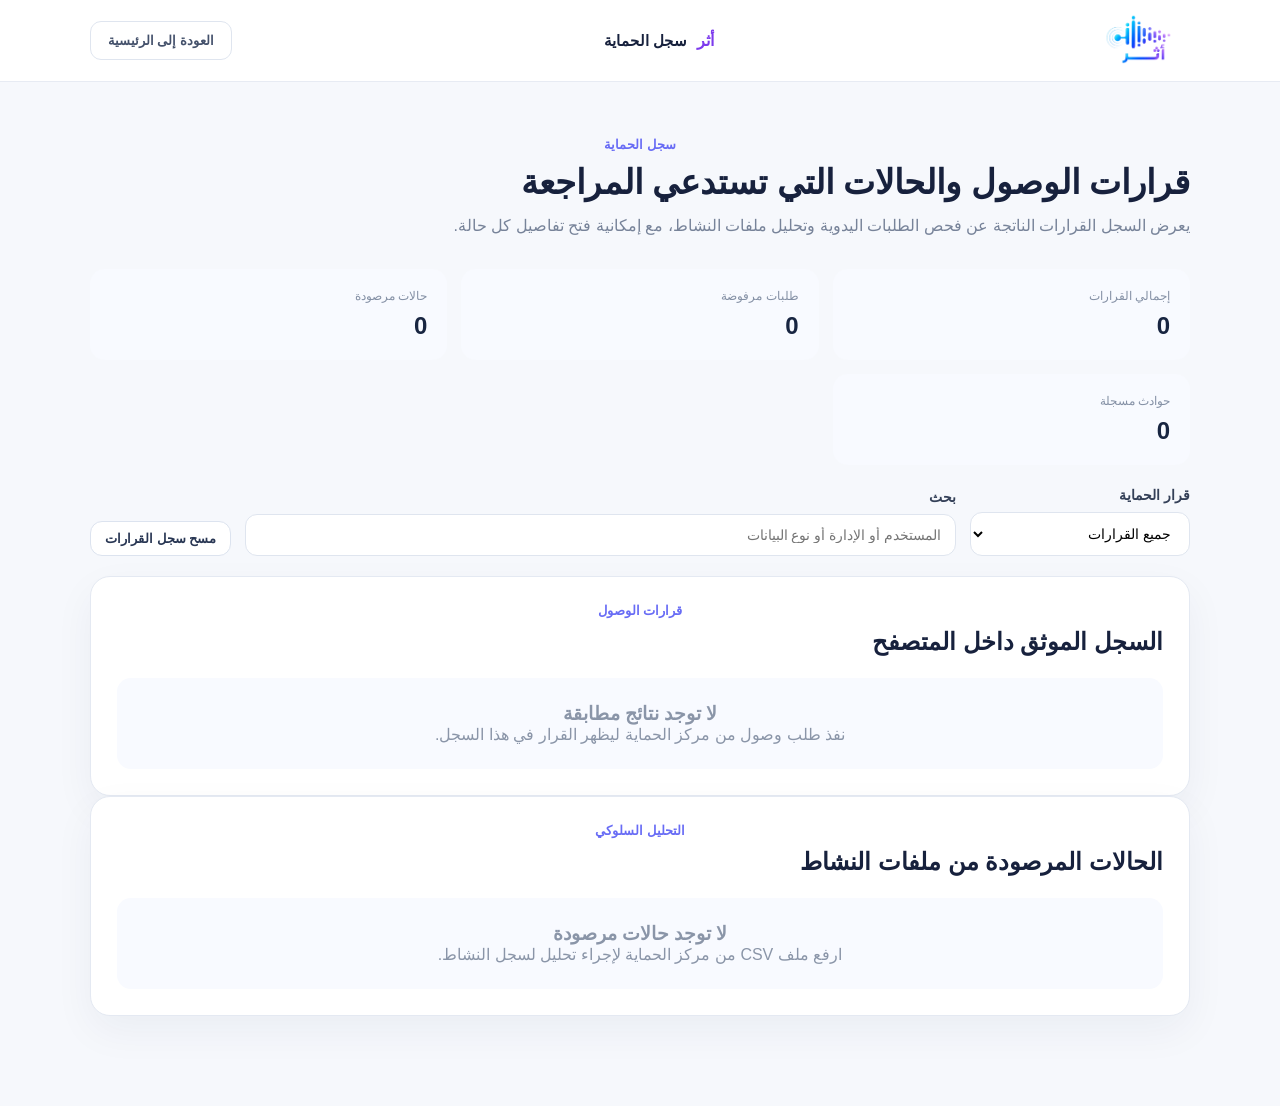
<file: reviews.html>
<!DOCTYPE html>
<html lang="ar" dir="rtl">
<head>
    <meta charset="UTF-8">
    <meta name="viewport" content="width=device-width, initial-scale=1.0">
    <title>سجل الحماية | أثر</title>
    <meta name="description" content="سجل قرارات الحماية والحالات التي تستدعي مراجعة في نموذج أثر.">
    <link rel="stylesheet" href="style.css">
</head>
<body class="reviews-page">
<header class="dashboard-navbar">
    <a href="index.html" class="dashboard-brand"><img src="Pic/athar-logo.png" alt="شعار أثر"></a>
    <div class="dashboard-title"><span>أثر</span><strong>سجل الحماية</strong></div>
    <a href="index.html" class="back-home">العودة إلى الرئيسية</a>
</header>

<main class="reviews-main">
    <section class="reviews-heading">
        <span class="section-label">سجل الحماية</span>
        <h1>قرارات الوصول والحالات التي تستدعي المراجعة</h1>
        <p>يعرض السجل القرارات الناتجة عن فحص الطلبات اليدوية وتحليل ملفات النشاط، مع إمكانية فتح تفاصيل كل حالة.</p>
    </section>

    <section class="reviews-summary">
        <div class="review-summary-card"><span>إجمالي القرارات</span><strong id="stat-log">0</strong></div>
        <div class="review-summary-card"><span>طلبات مرفوضة</span><strong id="stat-denied">0</strong></div>
        <div class="review-summary-card"><span>حالات مرصودة</span><strong id="stat-cases">0</strong></div>
        <div class="review-summary-card"><span>حوادث مسجلة</span><strong id="stat-incidents">0</strong></div>
    </section>

    <section class="review-filters protection-filters">
        <div class="breach-field"><label for="decision-filter">قرار الحماية</label><select id="decision-filter"><option value="all">جميع القرارات</option><option value="allowed">مسموح</option><option value="masked">مسموح مع إخفاء جزئي</option><option value="approval">يتطلب موافقة</option><option value="denied">مرفوض</option></select></div>
        <div class="breach-field"><label for="log-search">بحث</label><input id="log-search" type="search" placeholder="المستخدم أو الإدارة أو نوع البيانات"></div>
        <button id="clear-log" type="button" class="secondary-btn compact-button">مسح سجل القرارات</button>
    </section>

    <section class="reviews-table-card">
        <span class="section-label">قرارات الوصول</span>
        <h2 class="policy-section-title">السجل الموثق داخل المتصفح</h2>
        <div id="protection-log"></div>
    </section>

    <section class="reviews-table-card">
        <span class="section-label">التحليل السلوكي</span>
        <h2 class="policy-section-title">الحالات المرصودة من ملفات النشاط</h2>
        <div id="detected-cases"></div>
    </section>
</main>

<script src="athar-core.js"></script>
<script src="reviews.js"></script>
</body>
</html>
</file>
<file: style.css>
* {
    margin: 0;
    padding: 0;
    box-sizing: border-box;
}

html {
    scroll-behavior: smooth;
}

body {
    font-family: "Tahoma", "Arial", sans-serif;
    background:
        radial-gradient(circle at top right, rgba(124, 58, 237, 0.08), transparent 30%),
        radial-gradient(circle at top left, rgba(34, 211, 238, 0.08), transparent 28%),
        #f7f9fc;

    color: #111d3a;
    direction: rtl;
}

a {
    text-decoration: none;
    color: inherit;
}


/* ==========================================
   الشريط العلوي
========================================== */

.navbar {
    width: 100%;
    min-height: 88px;

    display: flex;
    align-items: center;
    justify-content: center;

    padding: 14px 7%;

    background: rgba(255, 255, 255, 0.88);
    backdrop-filter: blur(16px);

    border-bottom: 1px solid #e8edf5;

    position: sticky;
    top: 0;
    z-index: 100;
}

.brand {
    position: absolute;
    right: 7%;

    display: flex;
    align-items: center;
}

.brand img {
    width: 120px;
    height: 56px;

    object-fit: contain;
    border-radius: 10px;
}

.nav-links {
    position: absolute;

    left: 50%;
    transform: translateX(-50%);

    display: flex;
    align-items: center;
    justify-content: center;

    gap: 38px;
    white-space: nowrap;
}

.nav-links a {
    color: #46526b;
    font-size: 15px;
    font-weight: 600;

    transition: 0.25s;
}

.nav-links a:hover {
    color: #5d5fef;
}

.nav-button {
    padding: 12px 20px;

    border-radius: 12px;

    background: linear-gradient(
        135deg,
        #1e3a8a,
        #5b5ff0
    );

    color: #ffffff;

    font-size: 14px;
    font-weight: 700;

    box-shadow: 0 10px 25px rgba(79, 70, 229, 0.18);

    transition: 0.25s;
}

.nav-button:hover {
    transform: translateY(-2px);
}


/* ==========================================
   HERO
========================================== */

.hero {
    min-height: 650px;

    display: grid;
    grid-template-columns: 1fr 1fr;
    align-items: center;
    gap: 70px;

    padding: 80px 7%;
}

.hero-content {
    max-width: 620px;
}

.hero-label {
    display: inline-block;

    margin-bottom: 18px;
    padding: 9px 15px;

    border-radius: 999px;

    background: #eef1ff;
    color: #5b5ff0;

    font-size: 13px;
    font-weight: 800;
}

.hero h1 {
    font-size: clamp(44px, 5vw, 72px);
    line-height: 1.2;

    color: #101d3d;

    margin-bottom: 20px;
}

.hero h1 span {
    background: linear-gradient(
        90deg,
        #1e88f7,
        #7c3aed
    );

    -webkit-background-clip: text;
    -webkit-text-fill-color: transparent;
}

.hero-content > p {
    max-width: 590px;

    color: #68748c;

    font-size: 18px;
    line-height: 2;

    margin-bottom: 30px;
}

.hero-buttons {
    display: flex;
    gap: 14px;
    flex-wrap: wrap;
}

.primary-btn,
.secondary-btn {
    padding: 14px 22px;
    border-radius: 12px;

    font-weight: 800;
    font-size: 14px;

    transition: 0.25s;
}

.primary-btn {
    color: white;

    background: linear-gradient(
        135deg,
        #2563eb,
        #6d4aff
    );

    box-shadow: 0 12px 30px rgba(79, 70, 229, 0.18);
}

.secondary-btn {
    color: #283653;

    background: #ffffff;

    border: 1px solid #dce3ef;
}

.primary-btn:hover,
.secondary-btn:hover {
    transform: translateY(-2px);
}


/* ==========================================
   بطاقة الرصد
========================================== */

.hero-preview {
    display: flex;
    justify-content: center;
}

.preview-card {
    width: 100%;
    max-width: 560px;

    padding: 26px;

    border-radius: 24px;

    background:
        linear-gradient(
            145deg,
            #0d1b3d,
            #172852
        );

    color: white;

    box-shadow:
        0 30px 70px rgba(16, 29, 61, 0.2);

    position: relative;
    overflow: hidden;
}

.preview-card::before {
    content: "";

    position: absolute;

    width: 240px;
    height: 240px;

    top: -100px;
    left: -90px;

    background: #6d4aff;

    opacity: 0.15;

    filter: blur(50px);

    border-radius: 50%;
}

.preview-card::after {
    content: "";

    position: absolute;

    width: 180px;
    height: 180px;

    bottom: -80px;
    right: -40px;

    background: #22d3ee;

    opacity: 0.12;

    filter: blur(40px);

    border-radius: 50%;
}

.preview-header,
.alert-box,
.stats {
    position: relative;
    z-index: 2;
}

.preview-header {
    display: flex;
    align-items: center;
    justify-content: space-between;

    margin-bottom: 24px;

    color: #cfd8ec;
}

.status {
    color: #7dd3fc;
    font-size: 13px;
}

.alert-box {
    display: flex;
    gap: 16px;
    align-items: center;

    padding: 20px;

    background: rgba(255,255,255,0.07);

    border: 1px solid rgba(255,255,255,0.08);

    border-radius: 18px;

    margin-bottom: 20px;
}

.alert-icon {
    width: 48px;
    height: 48px;

    flex-shrink: 0;

    display: flex;
    align-items: center;
    justify-content: center;

    border-radius: 14px;

    background: rgba(167, 139, 250, 0.18);

    color: #c4b5fd;

    font-size: 24px;
    font-weight: 900;
}

.alert-box small {
    color: #aebbd3;
}

.alert-box h3 {
    margin: 5px 0 7px;

    font-size: 17px;
}

.alert-box p {
    color: #9eabc3;
    font-size: 13px;
}

.stats {
    display: grid;
    grid-template-columns: repeat(3, 1fr);

    gap: 10px;
}

.stat {
    padding: 17px 12px;

    text-align: center;

    background: rgba(255,255,255,0.055);

    border-radius: 15px;
}

.stat span,
.stat small {
    display: block;

    color: #9ba9c3;

    font-size: 11px;
}

.stat strong {
    display: block;

    margin: 8px 0 5px;

    font-size: 23px;

    color: #ffffff;
}


/* ==========================================
   عن أثر
========================================== */

.section-label {
    color: #686cf5;

    font-size: 13px;
    font-weight: 800;
}

.how h2 {
    max-width: 780px;

    margin: 12px auto 18px;

    font-size: 34px;

    color: #13203e;
}


/* ==========================================
   المزايا
========================================== */

.features {
    padding: 30px 7% 90px;

    background: #ffffff;

    display: grid;
    grid-template-columns: repeat(3, 1fr);
    gap: 20px;
}

.feature-card {
    padding: 28px;

    border-radius: 18px;

    border: 1px solid #e5eaf3;

    background:
        linear-gradient(
            180deg,
            #ffffff,
            #fafbff
        );

    transition: 0.25s;
}

.feature-card:hover {
    transform: translateY(-5px);

    box-shadow: 0 18px 40px rgba(15, 31, 70, 0.08);
}

.feature-card > span {
    display: inline-flex;

    width: 42px;
    height: 42px;

    align-items: center;
    justify-content: center;

    border-radius: 12px;

    background: #eef1ff;
    color: #6366f1;

    font-weight: 900;

    margin-bottom: 18px;
}

.feature-card h3 {
    margin-bottom: 10px;

    color: #15223e;
}

.feature-card p {
    color: #778399;

    line-height: 1.9;

    font-size: 14px;
}


/* ==========================================
   كيف يعمل أثر
========================================== */

.how {
    padding: 60px 7%;

    text-align: center;
}

.steps {
    max-width: 1150px;

    margin: 45px auto 0;

    display: grid;
    grid-template-columns: repeat(4, 1fr);
    gap: 16px;
}

.step {
    padding: 26px 18px;

    background: #ffffff;

    border: 1px solid #e4eaf3;
    border-radius: 18px;

    text-align: right;
}

.step strong {
    display: inline-block;

    margin-bottom: 18px;

    color: #6c63f1;

    font-size: 23px;
}

.step h3 {
    margin-bottom: 9px;

    color: #15223e;
}

.step p {
    color: #778399;

    line-height: 1.8;

    font-size: 14px;
}


/* ==========================================
   لماذا أثر؟ + حوادث حقيقية
========================================== */

.cases-section {
    padding: 60px 7% 70px;

    background: #ffffff;
}

.why-athar {
    max-width: 1180px;
    margin: 0 auto;

    padding: 30px 32px;

    background: #f4f2ff;
    border-radius: 18px;

    text-align: right;
}

.why-athar .section-label {
    display: block;
    margin-bottom: 14px;
}

.why-athar-lead {
    color: #4b4470;

    line-height: 1.9;
    font-size: 14px;
}

.cases-heading {
    display: flex;
    align-items: center;
    justify-content: space-between;
    gap: 16px;
    flex-wrap: wrap;

    margin-top: 28px;
    padding-top: 22px;

    border-top: 1px dashed #d8d3f7;
}

.why-athar-story-label {
    display: block;

    color: #8b5cf6;

    font-weight: 800;
    font-size: 12px;
    text-transform: uppercase;
    letter-spacing: 0.3px;
}

.report-breach-link {
    display: inline-flex;
    align-items: center;
    gap: 6px;

    padding: 10px 16px;

    background: #ffffff;
    border: 1px solid #d8d3f7;
    border-radius: 10px;

    color: #6c63f1;

    font-weight: 800;
    font-size: 12px;
}

.report-breach-link span {
    transition: 0.2s;
}

.report-breach-link:hover span {
    transform: translateX(-4px);
}

.cases-grid {
    display: grid;
    grid-template-columns: repeat(3, 1fr);
    gap: 16px;

    margin-top: 20px;
}

.case-study-card {
    padding: 20px;

    background: #ffffff;
    border: 1px solid #e4defc;
    border-radius: 14px;
}

.case-study-card h4 {
    margin-bottom: 10px;

    color: #2c2555;
    font-size: 15px;
    line-height: 1.6;
}

.case-study-card p {
    color: #574f7d;

    line-height: 1.9;
    font-size: 14px;
}

.why-athar-closing {
    margin-top: 24px;
    padding-top: 20px;

    border-top: 1px dashed #d8d3f7;

    color: #4b4470;

    line-height: 1.9;
    font-size: 14px;
}

@media (max-width: 900px) {

    .cases-grid {
        grid-template-columns: 1fr;
    }

}


/* ==========================================
   الإطار القانوني
========================================== */

.legal-framework {
    padding: 70px 7% 50px;

    text-align: center;

    background: #f7f9fc;
}

.legal-heading h2 {
    max-width: 780px;

    margin: 12px auto 18px;

    font-size: 32px;

    color: #13203e;
}

.legal-heading p {
    max-width: 700px;

    margin: auto;

    color: #738099;

    line-height: 1.9;
    font-size: 15px;
}

.legal-definition {
    max-width: 900px;

    margin: 40px auto 0;
    padding: 28px 30px;

    text-align: right;

    background: #ffffff;

    border: 1px solid #e5eaf3;
    border-right: 4px solid #6c63f1;
    border-radius: 16px;

    box-shadow: 0 15px 40px rgba(15, 31, 70, 0.05);
}

.legal-definition-label {
    display: block;

    margin-bottom: 12px;

    color: #6c63f1;

    font-weight: 800;
    font-size: 15px;
}

.legal-definition p {
    color: #57647e;

    line-height: 1.95;
    font-size: 14px;
}

.legal-definition p + p {
    margin-top: 12px;
}

.legal-grid {
    max-width: 1150px;

    margin: 45px auto 0;

    display: grid;
    grid-template-columns: repeat(2, 1fr);
    gap: 20px;
}

.legal-card {
    padding: 30px;

    text-align: right;

    background: #ffffff;

    border: 1px solid #e5eaf3;
    border-radius: 20px;

    box-shadow: 0 15px 40px rgba(15, 31, 70, 0.05);
}

.legal-number {
    display: inline-flex;

    width: 42px;
    height: 42px;

    align-items: center;
    justify-content: center;

    border-radius: 12px;

    background: #eef1ff;
    color: #6366f1;

    font-weight: 900;

    margin-bottom: 16px;
}

.legal-card h3 {
    margin-bottom: 10px;

    color: #15223e;
    font-size: 18px;
}

.legal-card > p {
    color: #6a7690;

    line-height: 1.9;
    font-size: 14px;

    margin-bottom: 16px;
}

.legal-penalty {
    padding: 15px 16px;

    margin-bottom: 16px;

    background: #fff2e3;
    border-radius: 12px;

    color: #7a5119;

    font-size: 14px;
    line-height: 1.9;
}

.legal-penalty strong {
    display: block;

    margin-bottom: 4px;

    color: #bd6417;
}

.legal-link {
    display: inline-flex;
    align-items: center;
    gap: 6px;

    color: #6c63f1;

    font-weight: 800;
    font-size: 13px;
}

.legal-link span {
    transition: 0.2s;
}

.legal-link:hover span {
    transform: translateX(-4px);
}


/* ==========================================
   Footer
========================================== */

footer {
    min-height: 100px;

    padding: 25px 7%;

    display: flex;
    align-items: center;
    justify-content: space-between;

    background: #0d1732;

    color: #ffffff;
}

footer strong {
    font-size: 24px;
}

footer span {
    color: #aeb9cf;
    font-size: 13px;
}


/* ==========================================
   Responsive
========================================== */

@media (max-width: 900px) {

    .nav-links {
        display: none;
    }

    .hero {
        grid-template-columns: 1fr;

        padding-top: 50px;
    }

    .hero-content {
        max-width: none;
    }

    .features,
    .steps {
        grid-template-columns: 1fr 1fr;
    }
}


@media (max-width: 600px) {

    .navbar {
        padding: 12px 5%;
    }

    .brand img {
        width: 95px;
    }

    .nav-button {
        font-size: 12px;
        padding: 10px 13px;
    }

    .hero {
        padding: 45px 5%;
    }

    .hero h1 {
        font-size: 42px;
    }

    .stats,
    .features,
    .steps {
        grid-template-columns: 1fr;
    }

    .about,
    .how {
        padding: 65px 5%;
    }

    footer {
        flex-direction: column;
        gap: 8px;
        text-align: center;
    }
}
/* ==========================================
   عن أثر + معنى الشعار
========================================== */

.about {
    padding: 70px 7% 60px;
    background: #ffffff;
    text-align: right;
}

.about-layout {
    max-width: 1180px;
    margin: 0 auto;

    display: grid;
    grid-template-columns: 1.2fr 0.8fr;
    gap: 45px;

    align-items: stretch;
}

.about-text h2 {
    margin: 12px 0 16px;

    font-size: 34px;
    color: #13203e;
}

.about-text p {
    color: #738099;
    line-height: 2;
    font-size: 16px;
}

.logo-meaning {
    display: flex;
    align-items: center;
    gap: 20px;

    padding: 22px;

    background: #f8faff;
    border: 1px solid #e5eaf3;
    border-radius: 18px;
}

.logo-meaning img {
    width: 110px;
    height: 110px;

    object-fit: contain;
    flex-shrink: 0;
}

.logo-meaning h3 {
    margin: 7px 0 8px;

    color: #15223e;
    font-size: 19px;
}

.logo-meaning p {
    color: #778399;
    line-height: 1.8;
    font-size: 13px;
}

@media (max-width: 800px) {

    .about-layout {
        grid-template-columns: 1fr;
    }

    .logo-meaning {
        align-items: flex-start;
    }

    .legal-grid {
        grid-template-columns: 1fr;
    }
}

.nav-dropdown {
    position: relative;
}

.dropdown-toggle {
    display: flex;
    align-items: center;
    gap: 6px;
}

.dropdown-toggle span {
    font-size: 13px;
    transition: 0.25s;
}

.dropdown-menu {
    position: absolute;

    top: calc(100% + 16px);
    right: 0;

    width: 220px;

    padding: 10px;

    background: #ffffff;

    border: 1px solid #e5eaf3;
    border-radius: 14px;

    box-shadow: 0 18px 40px rgba(15, 31, 70, 0.12);

    opacity: 0;
    visibility: hidden;
    transform: translateY(-8px);

    transition: 0.25s;

    z-index: 200;
}

.dropdown-menu a {
    display: block;

    padding: 11px 13px;

    border-radius: 9px;

    color: #46526b;

    font-size: 14px;

    transition: 0.2s;
}

.dropdown-menu a:hover {
    background: #f3f5ff;
    color: #5b5ff0;
}

.nav-dropdown:hover .dropdown-menu {
    opacity: 1;
    visibility: visible;
    transform: translateY(0);
}

.nav-dropdown:hover .dropdown-toggle span {
    transform: rotate(180deg);
}
/* ==========================================
   الخدمات
========================================== */

.services {
    padding: 50px 7% 70px;
    background: #f7f9fc;
}

.services-heading {
    max-width: 760px;
    margin: 0 auto 40px;
    text-align: center;
}

.services-heading h2 {
    margin: 12px 0 14px;
    font-size: 34px;
    color: #13203e;
}

.services-heading p {
    color: #738099;
    line-height: 2;
    font-size: 15px;
}

.services-grid {
    max-width: 980px;
    margin: 0 auto;
    display: grid;
    gap: 18px;
}

.service-card {
    display: flex;
    align-items: center;
    gap: 30px;

    padding: 34px;

    background: #ffffff;
    border: 1px solid #e5eaf3;
    border-radius: 22px;

    box-shadow: 0 18px 45px rgba(15, 31, 70, 0.07);
}

.service-number {
    width: 78px;
    height: 78px;

    flex-shrink: 0;

    display: flex;
    align-items: center;
    justify-content: center;

    border-radius: 20px;

    background: linear-gradient(
        135deg,
        #2563eb,
        #7c3aed
    );

    color: #ffffff;

    font-size: 24px;
    font-weight: 900;
}

.service-content {
    flex: 1;
}

.service-label {
    color: #686cf5;
    font-size: 13px;
    font-weight: 800;
}

.service-content h3 {
    margin: 8px 0 10px;

    color: #13203e;
    font-size: 26px;
}

.service-content p {
    max-width: 700px;

    margin-bottom: 22px;

    color: #738099;
    line-height: 1.9;
    font-size: 14px;
}

.service-button {
    display: inline-flex;
    align-items: center;
    gap: 8px;

    margin-top: 10px;

    padding: 13px 19px;

    background: #eef1ff;
    color: #4f55db;

    border-radius: 11px;

    font-weight: 800;
    font-size: 14px;

    transition: 0.25s;
}

.service-button:hover {
    background: #5b5ff0;
    color: #ffffff;

    transform: translateY(-2px);
}


/* ==========================================
   تواصل معنا
========================================== */

.contact {
    padding: 90px 7%;
    background: #ffffff;
}

.contact-card {
    max-width: 900px;

    margin: 0 auto;

    padding: 48px 35px;

    text-align: center;

    background:
        linear-gradient(
            145deg,
            #0d1b3d,
            #172852
        );

    border-radius: 24px;

    color: #ffffff;

    box-shadow: 0 25px 60px rgba(16, 29, 61, 0.15);
}

.contact-card .section-label {
    color: #9ca7ff;
}

.contact-card h2 {
    margin: 12px 0;

    font-size: 32px;
    color: #ffffff;
}

.contact-card p {
    max-width: 600px;

    margin: 0 auto 26px;

    color: #b9c3d8;

    line-height: 1.9;
}

.contact-card .primary-btn {
    display: inline-block;
}


/* ==========================================
   Responsive للخدمات والتواصل
========================================== */

@media (max-width: 700px) {

    .service-card {
        flex-direction: column;
        align-items: flex-start;
    }

    .services-heading h2,
    .contact-card h2 {
        font-size: 27px;
    }
}

/* ==========================================
   لوحة الرصد - ATHAR DASHBOARD
========================================== */

.dashboard-page {
    min-height: 100vh;
    background: #f6f8fc;
    color: #14213d;
}


/* الهيدر */

.dashboard-navbar {
    min-height: 82px;
    padding: 12px 7%;

    display: flex;
    align-items: center;
    justify-content: space-between;

    background: rgba(255, 255, 255, 0.95);
    border-bottom: 1px solid #e7ebf3;

    position: sticky;
    top: 0;
    z-index: 100;
}

.dashboard-brand img {
    width: 105px;
    height: 52px;
    object-fit: contain;
}

.dashboard-title {
    display: flex;
    align-items: center;
    gap: 10px;
}

.dashboard-title span {
    color: #7c3aed;
    font-weight: 900;
}

.dashboard-title strong {
    color: #17213d;
    font-size: 15px;
}

.back-home {
    padding: 11px 17px;

    border: 1px solid #dfe5ef;
    border-radius: 11px;

    background: #ffffff;

    color: #44516b;
    font-size: 13px;
    font-weight: 700;

    transition: 0.25s;
}

.back-home:hover {
    background: #f0f3ff;
    color: #5b5ff0;
}

.dashboard-heading-group {
    display: flex;
    align-items: center;
    gap: 14px;
}

.monitor-badge {
    display: inline-flex;
    align-items: center;
    gap: 7px;

    padding: 8px 14px;

    background: #eefcf3;
    border: 1px solid #c9f2d7;
    border-radius: 999px;

    color: #1c8a4c;

    font-size: 12px;
    font-weight: 800;
}

.monitor-badge::before {
    content: "●";

    color: #22c55e;
    font-size: 9px;
}

.tamper-alert {
    display: flex;
    gap: 14px;
    align-items: flex-start;

    padding: 18px 20px;

    margin-bottom: 20px;

    background: #fdeeee;
    border: 1px solid #f6c8c8;
    border-radius: 16px;
}

.tamper-alert[hidden] {
    display: none;
}

.tamper-alert-icon {
    flex-shrink: 0;

    width: 36px;
    height: 36px;

    display: flex;
    align-items: center;
    justify-content: center;

    border-radius: 10px;

    background: #f8d3d3;
    color: #b91c1c;

    font-weight: 900;
}

.tamper-alert strong {
    display: block;

    margin-bottom: 4px;

    color: #a11616;
    font-size: 14px;
}

.tamper-alert p {
    color: #8a3a3a;

    font-size: 13px;
    line-height: 1.8;
}


/* التنبيهات الأمنية (لوحة الرصد) */

.security-alerts {
    margin-bottom: 30px;

    padding: 24px 26px;

    background: #fff9f4;

    border: 1px solid #fbdfc4;
    border-radius: 18px;
}

.security-alerts-header {
    display: flex;
    align-items: center;
    justify-content: space-between;
    gap: 14px;

    margin-bottom: 18px;
}

.security-alerts-header h2 {
    margin-top: 6px;

    color: #7a3e10;
    font-size: 19px;
}

.security-alerts-list {
    display: flex;
    flex-direction: column;
    gap: 10px;
}

.security-alert-item {
    display: flex;
    gap: 12px;
    align-items: flex-start;

    padding: 14px 16px;

    background: #ffffff;

    border: 1px solid #f6d9b8;
    border-radius: 12px;
}

.security-alert-icon {
    flex-shrink: 0;

    width: 30px;
    height: 30px;

    display: flex;
    align-items: center;
    justify-content: center;

    border-radius: 8px;

    background: #fdecd2;
    color: #b45309;

    font-weight: 900;
    font-size: 13px;
}

.security-alert-item strong {
    display: block;

    margin-bottom: 4px;

    color: #7a3e10;
    font-size: 13px;
}

.security-alert-item small {
    color: #a3703c;
    font-size: 12px;
}


/* المحتوى */

.dashboard-main {
    width: min(1180px, 86%);
    margin: 0 auto;

    padding: 55px 0 90px;
}


/* عنوان لوحة الرصد */

.dashboard-heading {
    margin-bottom: 30px;
}

.dashboard-heading h1 {
    margin: 9px 0 10px;

    color: #111d3a;
    font-size: 34px;
}

.dashboard-heading p {
    max-width: 650px;

    color: #748097;
    font-size: 15px;
    line-height: 1.9;
}


/* ==========================================
   بطاقات الملخص
========================================== */

.dashboard-summary {
    display: grid;
    grid-template-columns: repeat(3, 1fr);
    gap: 18px;

    margin-bottom: 28px;
}

.summary-card {
    padding: 24px;

    background: #ffffff;

    border: 1px solid #e5eaf3;
    border-radius: 18px;

    box-shadow: 0 12px 30px rgba(15, 31, 70, 0.045);
}

.summary-card > span {
    display: block;

    margin-bottom: 12px;

    color: #7a869d;
    font-size: 13px;
}

.summary-card strong {
    display: block;

    margin-bottom: 7px;

    color: #182543;
    font-size: 25px;
}

.summary-card small {
    color: #96a0b2;
    font-size: 12px;
}

.summary-card.attention {
    background:
        linear-gradient(
            145deg,
            #151f4d,
            #1d3764
        );

    border: none;
}

.summary-card.attention > span,
.summary-card.attention small {
    color: #b6c4df;
}

.summary-card.attention strong {
    color: #ffffff;
}


/* ==========================================
   سجل النشاط
========================================== */

.activity-section {
    padding: 28px;

    background: #ffffff;

    border: 1px solid #e5eaf3;
    border-radius: 20px;

    box-shadow: 0 15px 35px rgba(15, 31, 70, 0.05);

    margin-bottom: 28px;
}

.section-heading {
    display: flex;
    align-items: center;
    justify-content: space-between;

    margin-bottom: 25px;
}

.section-heading h2 {
    margin-top: 7px;

    color: #17213d;
    font-size: 23px;
}

.demo-badge {
    padding: 8px 12px;

    background: #f0edff;
    color: #7457df;

    border-radius: 999px;

    font-size: 11px;
    font-weight: 800;
}


/* الجدول */

.activity-table-wrapper {
    overflow-x: auto;
}

.activity-table {
    width: 100%;

    border-collapse: collapse;

    text-align: right;
}

.activity-table th {
    padding: 14px 15px;

    background: #f7f9fc;

    color: #758198;

    font-size: 12px;
    font-weight: 700;

    border-bottom: 1px solid #e6ebf2;
}

.activity-table td {
    padding: 17px 15px;

    color: #46526a;
    font-size: 13px;

    border-bottom: 1px solid #edf0f5;
}

.activity-table tbody tr {
    transition: 0.2s;
}

.activity-table tbody tr:hover {
    background: #fafbff;
}

.activity-table tbody tr:last-child td {
    border-bottom: none;
}


/* حالات النشاط */

.activity-status {
    display: inline-block;

    padding: 7px 10px;

    border-radius: 999px;

    font-size: 11px;
    font-weight: 800;
}

.activity-status.normal {
    background: #ecfdf5;
    color: #16825d;
}

.activity-status.review {
    background: #fff4e8;
    color: #c46a17;
}


/* ==========================================
   الحالة المرصودة
========================================== */

.detected-case {
    padding: 30px;

    background:
        linear-gradient(
            135deg,
            #ffffff,
            #f9f8ff
        );

    border: 1px solid #e2e5f2;
    border-radius: 22px;

    box-shadow: 0 15px 40px rgba(15, 31, 70, 0.055);
}

.case-heading {
    display: flex;
    align-items: center;
    justify-content: space-between;

    padding-bottom: 22px;

    border-bottom: 1px solid #e8ebf2;
}

.case-heading h2 {
    margin-top: 7px;

    color: #16213e;
    font-size: 23px;
}

.case-status {
    padding: 9px 13px;

    background: #fff2e3;
    color: #bd6417;

    border-radius: 999px;

    font-size: 11px;
    font-weight: 800;
}

.case-content {
    padding-top: 25px;
}

.case-info > span {
    color: #78849a;
    font-size: 12px;
}

.case-info h3 {
    margin: 8px 0 10px;

    color: #17213d;
    font-size: 21px;
}

.case-info p {
    max-width: 760px;

    color: #748097;

    line-height: 1.9;
    font-size: 14px;
}


/* المقارنة */

.case-comparison {
    display: grid;
    grid-template-columns: 1fr 1fr;
    gap: 14px;

    margin: 24px 0;
}

.case-comparison > div {
    padding: 18px;

    background: #f7f9fc;

    border: 1px solid #e7ebf2;
    border-radius: 14px;
}

.case-comparison span {
    display: block;

    margin-bottom: 7px;

    color: #8893a7;
    font-size: 11px;
}

.case-comparison strong {
    color: #283650;

    font-size: 13px;
    line-height: 1.7;
}

.detected-case .primary-btn {
    display: inline-flex;
}


/* ==========================================
   Responsive
========================================== */

@media (max-width: 800px) {

    .dashboard-main {
        width: 90%;
    }

    .dashboard-summary {
        grid-template-columns: 1fr;
    }

    .case-comparison {
        grid-template-columns: 1fr;
    }

    .dashboard-title {
        display: none;
    }

    .security-alerts-header {
        flex-direction: column;
        align-items: flex-start;
    }

    .activity-section,
    .detected-case {
        padding: 20px;
    }
}
/* ==========================================
   بداية الرصد
========================================== */

.monitor-source {
    padding: 45px 30px;
    margin-top: 30px;

    background: #ffffff;
    border: 1px solid #e4e9f2;
    border-radius: 22px;

    text-align: center;

    box-shadow: 0 18px 45px rgba(15, 31, 70, 0.05);
}

.source-icon {
    width: 58px;
    height: 58px;

    margin: 0 auto 18px;

    display: flex;
    align-items: center;
    justify-content: center;

    border-radius: 16px;

    background: #eef1ff;
    color: #625bf6;

    font-size: 25px;
    font-weight: 800;
}

.monitor-source h2 {
    margin: 10px 0;

    color: #14213d;
    font-size: 27px;
}

.monitor-source > p {
    max-width: 620px;

    margin: 0 auto 24px;

    color: #748097;
    line-height: 1.9;
}

.upload-activity-btn {
    display: inline-flex;
    align-items: center;
    justify-content: center;

    padding: 13px 22px;

    background: linear-gradient(
        135deg,
        #2563eb,
        #6d4aff
    );

    color: #ffffff;

    border-radius: 12px;

    font-size: 14px;
    font-weight: 800;

    cursor: pointer;

    transition: 0.25s;
}

.upload-activity-btn:hover {
    transform: translateY(-2px);
}

.monitor-source small {
    display: block;

    margin-top: 13px;

    color: #9aa4b6;
}


/* ==========================================
   الحالة الفارغة
========================================== */

.dashboard-empty-state {
    margin-top: 25px;
    padding: 55px 30px;

    text-align: center;

    background: #f9faff;

    border: 1px dashed #d8dfec;
    border-radius: 20px;
}

.empty-state-icon {
    width: 52px;
    height: 52px;

    margin: 0 auto 15px;

    display: flex;
    align-items: center;
    justify-content: center;

    border-radius: 50%;

    background: #eef2ff;
    color: #6665ef;

    font-size: 27px;
}

.dashboard-empty-state h2 {
    margin-bottom: 10px;

    color: #192641;
    font-size: 21px;
}

.dashboard-empty-state p {
    max-width: 600px;

    margin: auto;

    color: #7b879c;
    line-height: 1.9;
}
/* ==========================================
   نتائج قراءة الملف
========================================== */

.activity-results {
    margin-top: 25px;

    padding: 28px;

    background: #ffffff;

    border: 1px solid #e5eaf3;
    border-radius: 20px;

    box-shadow: 0 15px 35px rgba(15, 31, 70, 0.05);
}

.file-validation-message {
    margin-bottom: 18px;

    padding: 12px 14px;

    background: #f0f5ff;

    color: #4056a1;

    border-radius: 10px;

    font-size: 13px;
}
/* ==========================================
   نتائج تحليل أثر
========================================== */

.analysis-results {
    margin-top: 28px;
}

.analysis-heading {
    margin-bottom: 20px;
}

.analysis-heading h2 {
    margin: 8px 0;
    color: #14213d;
    font-size: 26px;
}

.analysis-heading p {
    color: #778399;
    line-height: 1.8;
}


/* الحالات المرصودة */

.detected-list {
    display: grid;
    gap: 18px;
}

.detected-item {
    padding: 26px;

    background: #ffffff;

    border: 1px solid #e4e9f2;
    border-radius: 20px;

    box-shadow:
        0 14px 35px
        rgba(15, 31, 70, 0.05);
}

.detected-item-top {
    display: flex;
    align-items: center;
    justify-content: space-between;

    margin-bottom: 22px;
}

.case-number {
    color: #686cf5;
    font-size: 12px;
    font-weight: 800;
}

.detected-item h3 {
    margin-top: 6px;

    color: #15223e;
    font-size: 20px;
}

.review-badge {
    padding: 8px 12px;

    background: #fff1e5;
    color: #bb6417;

    border-radius: 999px;

    font-size: 11px;
    font-weight: 800;
}


/* حالة دورة حياة الحالة (مفتوحة / مغلقة) */

.lifecycle-badge {
    display: inline-block;

    margin-top: 12px;
    margin-bottom: 4px;

    font-size: 11px;
    font-weight: 800;
}

.lifecycle-badge.open {
    color: #c9762f;
}

.lifecycle-badge.closed {
    color: #1c8a4c;
}


/* تفاصيل الحالة */

.detected-details {
    display: grid;

    grid-template-columns:
        repeat(5, 1fr);

    gap: 12px;

    margin-bottom: 20px;
}

.detected-details > div {
    padding: 15px;

    background: #f8faff;

    border-radius: 12px;
}

.detected-details small {
    display: block;

    margin-bottom: 7px;

    color: #8b95a8;
}

.detected-details strong {
    color: #283650;

    font-size: 13px;
}


/* سبب الرصد */

.detection-reason {
    padding: 17px;

    margin-bottom: 20px;

    background: #f4f2ff;

    border-radius: 13px;
}

.detection-reason span {
    display: block;

    margin-bottom: 6px;

    color: #6d59d9;

    font-size: 12px;
    font-weight: 800;
}

.detection-reason p {
    color: #5f6980;

    line-height: 1.8;

    font-size: 13px;
}


/* زر المراجعة */

.review-case-btn {
    display: inline-flex;
    align-items: center;
    justify-content: center;

    padding: 10px 16px;

    border: none;
    border-radius: 10px;

    background:
        linear-gradient(
            135deg,
            #2563eb,
            #6d4aff
        );

    color: #ffffff;

    font-family: inherit;
    font-size: 12.5px;
    font-weight: 800;

    white-space: nowrap;
    text-decoration: none;
    line-height: 1;

    cursor: pointer;
}

.protection-table .review-case-btn {
    padding: 9px 14px;
    font-size: 12px;
}


/* لا توجد حالات */

.analysis-empty {
    display: flex;
    align-items: center;
    gap: 20px;

    padding: 30px;

    background: #ffffff;

    border: 1px solid #e4e9f2;
    border-radius: 18px;
}

.analysis-icon {
    width: 52px;
    height: 52px;

    flex-shrink: 0;

    display: flex;
    align-items: center;
    justify-content: center;

    border-radius: 50%;

    font-size: 22px;
}

.analysis-icon.safe {
    background: #eafaf4;
    color: #17926b;
}

.analysis-empty h2 {
    margin: 6px 0;

    color: #16233e;
}

.analysis-empty p {
    color: #778399;
    line-height: 1.8;
}


@media (max-width: 900px) {

    .detected-details {
        grid-template-columns:
            1fr 1fr;
    }
}
.detection-reason ul {
    margin: 8px 18px 0 0;
    padding: 0;
}

.detection-reason li {
    margin-bottom: 7px;

    color: #5f6980;

    font-size: 13px;
    line-height: 1.8;
}
/* ==========================================
   صفحة مراجعة الحالة
========================================== */

.case-page {
    background: #f6f8fc;
}

.case-main {
    width: min(1050px, 88%);
    margin: 0 auto;

    padding: 55px 0 90px;
}

.case-page-heading {
    margin-bottom: 28px;
}

.case-page-heading h1 {
    margin: 8px 0 10px;

    color: #15213d;
    font-size: 34px;
}

.case-page-heading p {
    color: #778399;
    line-height: 1.8;
}


/* بطاقة الحالة */

.case-review-card,
.review-decision {
    padding: 30px;

    background: #ffffff;

    border: 1px solid #e4e9f2;
    border-radius: 22px;

    box-shadow:
        0 15px 40px
        rgba(15, 31, 70, 0.05);
}

.case-review-card {
    margin-bottom: 24px;
}

.case-review-header {
    display: flex;
    align-items: flex-start;
    justify-content: space-between;
    gap: 14px;

    padding-bottom: 20px;

    border-bottom:
        1px solid #e8ebf2;
}

.case-review-header h2 {
    margin-top: 10px;

    color: #17213d;
}

.case-review-header .lifecycle-badge {
    margin-top: 4px;
}


/* تفاصيل الحالة */

.case-review-grid {
    display: grid;
    grid-template-columns:
        repeat(3, 1fr);

    gap: 14px;

    margin-top: 24px;
}

.case-review-grid > div {
    padding: 17px;

    background: #f8faff;

    border-radius: 14px;
}

.case-review-grid small {
    display: block;

    margin-bottom: 7px;

    color: #8a95a8;
}

.case-review-grid strong {
    color: #283650;

    font-size: 14px;
}


/* الأسباب */

.case-reasons {
    margin-top: 24px;

    padding: 20px;

    background: #f4f2ff;

    border-radius: 15px;
}

.case-reasons > span {
    display: block;

    margin-bottom: 10px;

    color: #6655cf;

    font-weight: 800;
    font-size: 13px;
}

.case-reasons ul {
    margin: 0 20px 0 0;
}

.case-reasons li {
    margin-bottom: 8px;

    color: #5e687e;

    line-height: 1.8;
    font-size: 13px;
}


.case-authorized {
    margin-top: 16px;

    padding: 20px;

    background: #f4faf6;
    border: 1px solid #d9f0e2;
    border-radius: 15px;
}

.case-authorized > span {
    display: block;

    margin-bottom: 10px;

    color: #1c8a4c;

    font-weight: 800;
    font-size: 13px;
}

.case-authorized p {
    color: #4c6b58;

    line-height: 1.9;
    font-size: 14px;
}

.case-authorized strong {
    color: #17213d;
}

.case-authorized-policy {
    margin-top: 14px !important;
    padding-top: 14px;

    border-top: 1px dashed #cdeadb;
}

.case-authorized-policy.is-violation {
    padding: 12px 14px;
    margin-top: 14px !important;

    border-top: none;

    background: #fdeeee;
    border-radius: 10px;

    color: #a11616 !important;
    font-weight: 700;
}


/* القرار */

.review-decision h2 {
    margin: 8px 0 20px;

    color: #17213d;
}

.decision-options {
    display: flex;
    gap: 15px;

    margin-bottom: 24px;
}

.decision-options label {
    flex: 1;

    padding: 17px;

    background: #f8faff;

    border: 1px solid #e4e9f2;
    border-radius: 13px;

    cursor: pointer;

    font-weight: 700;
    color: #36425b;
}

.decision-options input {
    margin-left: 8px;
}


.review-notes-group label {
    display: block;

    margin-bottom: 9px;

    color: #344058;

    font-weight: 700;
}

.review-notes-group textarea {
    width: 100%;

    padding: 14px;

    border: 1px solid #dfe5ef;
    border-radius: 12px;

    resize: vertical;

    font-family: inherit;
    font-size: 14px;

    outline: none;
}

.review-notes-group textarea:focus {
    border-color: #6b63ef;
}


.validation-message {
    margin: 14px 0;

    color: #bb4f4f;

    font-size: 13px;
}


@media (max-width: 800px) {

    .case-review-grid {
        grid-template-columns:
            1fr 1fr;
    }

    .decision-options {
        flex-direction: column;
    }
}
/* ==========================================
   سجل المراجعات
========================================== */

.reviews-report {
    margin-top: 30px;
    padding: 30px;

    background: #ffffff;

    border: 1px solid #e4e9f2;
    border-radius: 22px;

    box-shadow:
        0 15px 40px
        rgba(15, 31, 70, 0.05);
}

.report-heading {
    margin-bottom: 25px;
}

.report-heading h2 {
    margin: 8px 0;

    color: #17213d;
    font-size: 25px;
}

.report-heading p {
    color: #778399;
    line-height: 1.8;
}


/* الملخص */

.reviews-summary {
    display: grid;
    grid-template-columns:
        repeat(3, 1fr);

    gap: 14px;

    margin-bottom: 22px;
}

.review-summary-card {
    padding: 20px;

    background: #f8faff;

    border-radius: 15px;
}

.review-summary-card span {
    display: block;

    margin-bottom: 9px;

    color: #8490a5;

    font-size: 12px;
}

.review-summary-card strong {
    color: #182541;

    font-size: 24px;
}


/* الفلاتر */

.review-filters {
    display: flex;
    gap: 10px;
    flex-wrap: wrap;

    margin-bottom: 20px;
}

.review-filter {
    padding: 9px 14px;

    border: 1px solid #dfe5ef;
    border-radius: 10px;

    background: #ffffff;

    color: #58647b;

    font-family: inherit;

    cursor: pointer;

    transition: 0.2s;
}

.review-filter.active,
.review-filter:hover {
    background: #5b5ff0;
    border-color: #5b5ff0;

    color: #ffffff;
}


/* الحالة الفارغة */

.reviews-empty {
    padding: 25px;

    text-align: center;

    color: #8a95a8;

    background: #f8faff;

    border-radius: 14px;

    margin-top: 15px;
}


@media (max-width: 800px) {

    .reviews-summary {
        grid-template-columns: 1fr;
    }

}

.reviews-page {
    background: #f6f8fc;
}

.reviews-main {
    width: min(1100px, 88%);
    margin: 0 auto;
    padding: 55px 0 90px;
}

.reviews-heading {
    margin-bottom: 28px;
}

.reviews-heading h1 {
    margin: 8px 0 10px;
    color: #17213d;
    font-size: 34px;
}

.reviews-heading p {
    color: #778399;
    line-height: 1.8;
}

.reviews-export {
    display: flex;
    gap: 12px;

    margin-top: 18px;
}

.reviews-export .secondary-btn {
    padding: 11px 18px;
    font-size: 13px;
}


/* ==========================================
   وضع الطباعة / تصدير PDF لسجل المراجعات
========================================== */

@media print {

    body.printing-reviews .dashboard-navbar,
    body.printing-reviews .reviews-heading .reviews-export,
    body.printing-reviews .review-filters,
    body.printing-reviews .review-modal {

        display: none !important;

    }

    body.printing-reviews .reviews-main {
        width: 100%;
    }

    body.printing-reviews .reviews-table-card {
        box-shadow: none;
        border: none;
    }

}

.reviews-table-card {
    padding: 26px;

    background: #ffffff;

    border: 1px solid #e4e9f2;
    border-radius: 20px;

    box-shadow:
        0 15px 40px
        rgba(15, 31, 70, 0.05);
}
/* زر تحليل سجل جديد */
#new-analysis {
    margin-top: 22px;

    padding: 13px 22px;
    border: none;
    border-radius: 12px;

    background: linear-gradient(
        135deg,
        #2563eb,
        #6d4aff
    );

    color: #ffffff;

    font-size: 14px;
    font-weight: 700;

    cursor: pointer;

    box-shadow: 0 10px 24px rgba(79, 70, 229, 0.18);

    transition: 0.25s;
}

#new-analysis:hover {
    transform: translateY(-2px);
    box-shadow: 0 14px 28px rgba(79, 70, 229, 0.25);
}
/* ==========================================
   تفاصيل المراجعة
========================================== */

.view-review-btn {
    padding: 9px 16px;

    border: none;
    border-radius: 9px;

    background: linear-gradient(
        135deg,
        #2563eb,
        #6d4aff
    );

    color: #ffffff;

    font-family: inherit;
    font-size: 12px;
    font-weight: 700;

    cursor: pointer;

    box-shadow: 0 5px 14px rgba(79, 70, 229, 0.16);

    transition: 0.25s;
}

.view-review-btn:hover {
    transform: translateY(-2px);
    box-shadow: 0 8px 18px rgba(79, 70, 229, 0.24);
}

.view-review-btn:active {
    transform: translateY(0);
}


/* النافذة */

.review-modal {
    position: fixed;
    inset: 0;

    display: none;
    align-items: center;
    justify-content: center;

    padding: 25px;

    background: rgba(12, 21, 45, 0.45);

    backdrop-filter: blur(5px);

    z-index: 500;
}

.review-modal.show {
    display: flex;
}

.review-modal-card {
    width: min(850px, 95%);
    max-height: 90vh;

    overflow-y: auto;

    padding: 32px;

    background: #ffffff;

    border-radius: 22px;

    box-shadow:
        0 30px 80px
        rgba(15, 31, 70, 0.25);

    position: relative;
}

.review-modal-close {
    position: absolute;

    top: 18px;
    left: 20px;

    width: 38px;
    height: 38px;

    border: none;
    border-radius: 10px;

    background: #f3f5fa;

    color: #49556c;

    font-size: 23px;

    cursor: pointer;
}

.review-modal-card h2 {
    margin: 8px 0 24px;

    color: #17213d;
}

.review-detail-grid {
    display: grid;
    grid-template-columns:
        repeat(3, 1fr);

    gap: 12px;

    margin-bottom: 20px;
}

.review-detail-grid > div {
    padding: 16px;

    background: #f8faff;

    border-radius: 13px;
}

.review-detail-grid small {
    display: block;

    margin-bottom: 7px;

    color: #8b95a8;
}

.review-detail-grid strong {
    color: #283650;

    font-size: 13px;
}

.review-detail-box {
    padding: 18px;

    margin-top: 14px;

    background: #f8faff;

    border-radius: 14px;
}

.review-detail-box > span {
    display: block;

    margin-bottom: 9px;

    color: #686cf5;

    font-size: 12px;
    font-weight: 800;
}

.review-detail-box p,
.review-detail-box li {
    color: #5f6980;

    font-size: 13px;
    line-height: 1.8;
}

.review-detail-box ul {
    margin-right: 18px;
}

.decision-box strong {
    color: #17213d;
}


@media (max-width: 700px) {

    .review-detail-grid {
        grid-template-columns: 1fr;
    }

}

.baseline-status-note{
    margin-top: 16px;
    text-align: center;
    color: #9ca6bd;
    font-size: 12px;
}
.baseline-status-note span{
  display: inline-block;
  margin: 4px 3px;
  padding: 5px 9px;

  background: rgba(255, 255, 255, 0.07);
  border-radius: 7px;

  color: #c9ccff;
  font-weight:700 ;
}

/* اكتمال جميع المراجعات */
.analysis-empty > div:not(.analysis-icon) {
    flex: 1;
}

.analysis-empty .analysis-icon {
    flex: 0 0 52px;
}

.analysis-empty .primary-btn {
    display: inline-flex;
    align-items: center;
    justify-content: center;

    margin-top: 18px;

    padding: 12px 20px;

    line-height: 1.4;
}

.goals-card {
    display: block;
}

.athar-goals {
    display: flex;
    flex-direction: column;
    gap: 0;

    margin-top: 16px;
}

.athar-goal {
    display: flex;
    align-items: flex-start;
    gap: 12px;

    padding: 14px 0;

    border-bottom: 1px solid #e7eaf3;
}

.athar-goal:last-child {
    border-bottom: none;
}

.goal-icon {
    width: 34px;
    height: 34px;

    flex-shrink: 0;

    display: flex;
    align-items: center;
    justify-content: center;

    border-radius: 10px;

    background: #eef1ff;
    color: #5b5ff0;

    font-size: 11px;
    font-weight: 800;
}

.athar-goal strong {
    display: block;

    margin-bottom: 5px;

    color: #17213d;
    font-size: 14px;
}

.athar-goal small {
    display: block;

    color: #7f8aa3;
    font-size: 12px;
    line-height: 1.7;
}

.features-section {
    padding: 60px 7% 70px;
    background: #ffffff;
}

.features-heading {
    max-width: 760px;
    margin: 0 auto 35px;
    text-align: center;
}

.features-heading h2 {
    margin: 10px 0 12px;
    color: #13203e;
    font-size: 34px;
}

.features-heading p {
    color: #738099;
    font-size: 15px;
    line-height: 1.9;
}

/* نخلي grid القديمة داخل القسم فقط */
.features-section .features {
    padding: 0;
}
/* ==========================================
   مؤشرات جلسة التحليل
========================================== */

.analysis-stats {
    display: grid;
    grid-template-columns: repeat(4, 1fr);
    gap: 14px;

    margin: 28px 0 32px;
}

.analysis-stat {
    position: relative;

    padding: 18px 20px;

    background: #ffffff;
    border: 1px solid #e5eaf3;
    border-radius: 16px;

    box-shadow:
        0 10px 28px rgba(15, 31, 70, 0.05);

    overflow: hidden;
}

.analysis-stat::before {
    content: "";

    position: absolute;
    top: 0;
    right: 0;

    width: 100%;
    height: 3px;

    background: linear-gradient(
        90deg,
        #2563eb,
        #6d4aff
    );

    opacity: 0.85;
}

.analysis-stat span {
    display: block;

    margin-bottom: 8px;

    color: #8b95a8;
    font-size: 12px;
    font-weight: 700;
}

.analysis-stat strong {
    display: block;

    color: #17213d;
    font-size: 28px;
    font-weight: 900;
}

.analysis-stat:nth-child(3) {
    background:
        linear-gradient(
            145deg,
            #ffffff,
            #f8f7ff
        );
}

.analysis-stat:nth-child(4) {
    background:
        linear-gradient(
            145deg,
            #ffffff,
            #f6fbfa
        );
}

@media (max-width: 850px) {
    .analysis-stats {
        grid-template-columns: repeat(2, 1fr);
    }
}

@media (max-width: 500px) {
    .analysis-stats {
        grid-template-columns: 1fr;
    }
}
/* =========================================
   رسائل أثر
========================================= */

.athar-alert-overlay {
    position: fixed;
    inset: 0;
    z-index: 9999;

    display: flex;
    align-items: center;
    justify-content: center;

    padding: 20px;

    background: rgba(19, 32, 62, 0.32);
    backdrop-filter: blur(3px);
}

.athar-alert {
    width: min(440px, 100%);

    padding: 28px;

    text-align: center;

    background: #ffffff;
    border: 1px solid #e7eaf3;
    border-radius: 22px;

    box-shadow: 0 24px 60px rgba(19, 32, 62, 0.18);
}

.athar-alert-icon {
    width: 52px;
    height: 52px;

    display: flex;
    align-items: center;
    justify-content: center;

    margin: 0 auto 18px;

    border-radius: 16px;

    background: #eef1ff;
    color: #5b5ff0;

    font-size: 25px;
    font-weight: 900;
}

.athar-alert-content span {
    display: block;

    margin-bottom: 6px;

    color: #5b5ff0;
    font-size: 12px;
    font-weight: 800;
}

.athar-alert-content h3 {
    margin: 0 0 8px;

    color: #13203e;
    font-size: 21px;
}

.athar-alert-content p {
    margin: 0;

    color: #7f8aa3;
    font-size: 14px;
    line-height: 1.8;
}

.athar-alert-close {
    margin-top: 22px;
    padding: 11px 28px;

    border: none;
    border-radius: 12px;

    background: linear-gradient(
        135deg,
        #3568f4,
        #6d4aff
    );

    color: #ffffff;

    font-family: inherit;
    font-size: 14px;
    font-weight: 800;

    cursor: pointer;
}

.athar-alert-close:hover {
    transform: translateY(-1px);
}


/* ==========================================
   الإبلاغ عن تسرب بيانات
========================================== */

.breach-page {
    background: #f6f8fc;
}

.breach-main {
    width: min(1000px, 88%);
    margin: 0 auto;
    padding: 55px 0 90px;
}

.breach-heading {
    margin-bottom: 28px;
}

.breach-heading h1 {
    margin: 8px 0 10px;
    color: #17213d;
    font-size: 34px;
}

.breach-heading p {
    color: #778399;
    line-height: 1.8;
}

.breach-notice {
    margin-top: 20px;
    padding: 16px 18px;

    background: #fff2e3;
    border-radius: 14px;

    color: #7a5119;

    font-size: 13px;
    line-height: 1.9;
}

.breach-notice strong {
    display: block;

    margin-bottom: 4px;

    color: #bd6417;
}

.breach-notice a {
    display: inline-block;

    margin-top: 8px;

    color: #6c63f1;
    font-weight: 800;
}

.breach-form-card,
.breach-log-card {
    padding: 30px;

    background: #ffffff;

    border: 1px solid #e4e9f2;
    border-radius: 22px;

    box-shadow: 0 15px 40px rgba(15, 31, 70, 0.05);

    margin-bottom: 24px;
}


/* الإبلاغ الرسمي عن تسرب البيانات الشخصية */

.official-breach-report-card {
    padding: 30px;
    margin-bottom: 24px;

    background:
        linear-gradient(
            145deg,
            #0d1b3d,
            #172852
        );

    border-radius: 22px;

    color: #ffffff;

    box-shadow: 0 20px 45px rgba(16, 29, 61, 0.18);
}

.official-breach-report-card .section-label {
    color: #9ca7ff;
}

.official-breach-report-card h2 {
    margin: 9px 0 12px;

    color: #ffffff;
    font-size: 24px;
}

.official-breach-report-card p {
    max-width: 700px;

    color: #b9c3d8;

    line-height: 1.9;
    font-size: 14px;
}

.official-report-actions {
    display: flex;
    flex-wrap: wrap;
    gap: 14px;

    margin-top: 22px;
}

.official-breach-report-card .primary-btn,
.official-breach-report-card .secondary-btn {
    display: inline-flex;
    align-items: center;
    justify-content: center;

    text-align: center;
}

.official-breach-report-card .secondary-btn {
    background: rgba(255, 255, 255, 0.08);
    border: 1px solid rgba(255, 255, 255, 0.18);

    color: #ffffff;
}

.official-report-note {
    margin-top: 18px;

    color: #8b96b3;
    font-size: 12px;
}

@media (max-width: 700px) {

    .official-report-actions {
        flex-direction: column;
    }

    .official-breach-report-card .primary-btn,
    .official-breach-report-card .secondary-btn {
        width: 100%;
    }

}

.breach-form-card h2,
.breach-log-card h2 {
    margin: 8px 0 20px;

    color: #17213d;
}

.breach-form-grid {
    display: grid;
    grid-template-columns: 1fr 1fr;
    gap: 16px;

    margin-bottom: 16px;
}

.breach-field label {
    display: block;

    margin-bottom: 9px;

    color: #344058;
    font-weight: 700;
    font-size: 14px;
}

.breach-field input,
.breach-field select,
.breach-field textarea {
    width: 100%;

    padding: 12px 14px;

    border: 1px solid #dfe5ef;
    border-radius: 12px;

    background: #ffffff;

    font-family: inherit;
    font-size: 14px;

    outline: none;
}

.breach-field input:focus,
.breach-field select:focus,
.breach-field textarea:focus {
    border-color: #6b63ef;
}

.breach-field textarea {
    resize: vertical;
}

.breach-field-full {
    margin-bottom: 16px;
}

@media (max-width: 700px) {

    .breach-form-grid {
        grid-template-columns: 1fr;
    }

}


/* ==========================================
   سياسة الصلاحيات
========================================== */

.policy-page {
    background: #f6f8fc;
}

.policy-main {
    width: min(900px, 88%);
    margin: 0 auto;
    padding: 55px 0 90px;
}

.policy-heading {
    margin-bottom: 28px;
}

.policy-heading h1 {
    margin: 8px 0 10px;
    color: #17213d;
    font-size: 32px;
}

.policy-heading p {
    color: #778399;
    line-height: 1.9;
}

.policy-notice {
    margin-top: 20px;
    padding: 16px 18px;

    background: #fff2e3;
    border-radius: 14px;

    color: #7a5119;

    font-size: 13px;
    line-height: 1.9;
}

.policy-notice strong {
    color: #bd6417;
}

.policy-table-card {
    padding: 10px 30px;

    background: #ffffff;

    border: 1px solid #e4e9f2;
    border-radius: 22px;

    box-shadow: 0 15px 40px rgba(15, 31, 70, 0.05);
}

.policy-row {
    display: grid;
    grid-template-columns: 220px 1fr;
    gap: 16px;
    align-items: center;

    padding: 20px 0;

    border-bottom: 1px solid #eef1f6;
}

.policy-row:last-child {
    border-bottom: none;
}

.policy-row-head {
    color: #8b95a8;

    font-size: 12px;
    font-weight: 800;
}

.policy-department {
    color: #17213d;
    font-weight: 800;
    font-size: 15px;
}

.policy-systems {
    display: flex;
    flex-wrap: wrap;
    gap: 8px;
}

.policy-system-tag {
    display: inline-block;

    padding: 7px 12px;

    background: #eefcf3;
    border: 1px solid #c9f2d7;
    border-radius: 999px;

    color: #1c8a4c;

    font-size: 13px;
    font-weight: 700;
}

.policy-empty {
    padding: 30px 0;

    text-align: center;

    color: #8a95a8;
}

@media (max-width: 600px) {

    .policy-row {
        grid-template-columns: 1fr;
        gap: 8px;
    }

}


/* ==========================================
   رسم بياني: الحالات حسب القسم
========================================== */

.department-chart-card {
    margin: 28px 0 32px;
    padding: 26px 28px;

    background: #ffffff;
    border: 1px solid #e5eaf3;
    border-radius: 20px;

    box-shadow: 0 15px 35px rgba(15, 31, 70, 0.05);
}

.department-chart-card h2 {
    margin: 8px 0 22px;

    color: #17213d;
    font-size: 21px;
}

.department-bar-row {
    display: grid;
    grid-template-columns: 140px 1fr 34px;
    align-items: center;
    gap: 14px;

    margin-bottom: 16px;
}

.department-bar-row:last-child {
    margin-bottom: 0;
}

.department-bar-label {
    color: #46526a;
    font-size: 13px;
    font-weight: 700;

    overflow: hidden;
    text-overflow: ellipsis;
    white-space: nowrap;
}

.department-bar-track {
    height: 14px;

    background: #f0f3fa;
    border-radius: 999px;

    overflow: hidden;
}

.department-bar-fill {
    height: 100%;

    background: linear-gradient(
        90deg,
        #2563eb,
        #6d4aff
    );

    border-radius: 999px;

    transition: width 0.4s ease;
}

.department-bar-count {
    color: #17213d;
    font-weight: 800;
    font-size: 14px;
    text-align: center;
}

@media (max-width: 600px) {

    .department-bar-row {
        grid-template-columns: 90px 1fr 28px;
    }

}


/* ==========================================
   رسم بياني: توزيع القرارات
========================================== */

.decision-chart-card {
    padding: 24px 26px;
    margin-bottom: 20px;

    background: #ffffff;
    border: 1px solid #e4e9f2;
    border-radius: 20px;

    box-shadow: 0 15px 35px rgba(15, 31, 70, 0.05);
}

.decision-chart-bar {
    display: flex;

    height: 18px;

    margin-top: 16px;

    border-radius: 999px;

    overflow: hidden;

    background: #f0f3fa;
}

.decision-chart-segment {
    height: 100%;

    transition: width 0.4s ease;
}

.decision-chart-segment.justified {
    background: linear-gradient(
        90deg,
        #16825d,
        #22c55e
    );
}

.decision-chart-segment.follow-up {
    background: linear-gradient(
        90deg,
        #bd6417,
        #f59e0b
    );
}

.decision-chart-legend {
    display: flex;
    flex-wrap: wrap;
    gap: 18px;

    margin-top: 14px;
}

.decision-legend-item {
    display: inline-flex;
    align-items: center;
    gap: 8px;

    color: #46526a;
    font-size: 13px;
    font-weight: 700;
}

.decision-legend-dot {
    width: 10px;
    height: 10px;

    border-radius: 50%;
}

.decision-legend-dot.justified {
    background: #22c55e;
}

.decision-legend-dot.follow-up {
    background: #f59e0b;
}


/* ==========================================
   عن المشروع
========================================== */

.about-project-page {
    background: #f6f8fc;
}

.about-project-main {
    width: min(900px, 88%);
    margin: 0 auto;
    padding: 55px 0 90px;
}

.about-project-heading {
    margin-bottom: 28px;
}

.about-project-heading h1 {
    margin: 8px 0 10px;
    color: #17213d;
    font-size: 32px;
}

.about-project-heading p {
    color: #778399;
    line-height: 1.9;
}

.about-project-card {
    padding: 30px;
    margin-bottom: 20px;

    background: #ffffff;

    border: 1px solid #e4e9f2;
    border-radius: 22px;

    box-shadow: 0 15px 40px rgba(15, 31, 70, 0.05);
}

.about-project-card h2 {
    margin: 8px 0 16px;

    color: #17213d;
    font-size: 22px;
}

.about-project-card > p {
    color: #5f6980;

    line-height: 1.95;
    font-size: 14.5px;
}

.about-project-scope {
    display: grid;
    grid-template-columns: 1fr 1fr;
    gap: 16px;

    margin-top: 20px;
}

.about-project-scope > div {
    padding: 18px 20px;

    border-radius: 14px;
}

.about-project-scope > div:first-child {
    background: #eefcf3;
    border: 1px solid #c9f2d7;
}

.about-project-scope > div:last-child {
    background: #fdeeee;
    border: 1px solid #f6c8c8;
}

.about-project-scope strong {
    display: block;

    margin-bottom: 10px;

    font-size: 14px;
}

.about-project-scope > div:first-child strong {
    color: #1c8a4c;
}

.about-project-scope > div:last-child strong {
    color: #a11616;
}

.about-project-scope ul {
    margin: 0 18px 0 0;
}

.about-project-scope li {
    margin-bottom: 7px;

    color: #46526a;

    font-size: 13px;
    line-height: 1.7;
}

.about-project-tech {
    display: flex;
    flex-wrap: wrap;
    gap: 8px;

    margin-bottom: 16px;
}

.about-project-tech span {
    padding: 8px 14px;

    background: #eef1ff;
    color: #4f55db;

    border-radius: 999px;

    font-size: 13px;
    font-weight: 700;
}

@media (max-width: 700px) {

    .about-project-scope {
        grid-template-columns: 1fr;
    }

}


/* ==========================================
   تصنيف البيانات
========================================== */

.classification-page {
    background: #f6f8fc;
}

.classification-main {
    width: min(900px, 88%);
    margin: 0 auto;
    padding: 55px 0 90px;
}

.classification-heading {
    margin-bottom: 28px;
}

.classification-heading h1 {
    margin: 8px 0 10px;
    color: #17213d;
    font-size: 32px;
}

.classification-heading p {
    color: #778399;
    line-height: 1.9;
}

.classification-card {
    padding: 30px;
    margin-bottom: 20px;

    background: #ffffff;

    border: 1px solid #e4e9f2;
    border-radius: 22px;

    box-shadow: 0 15px 40px rgba(15, 31, 70, 0.05);
}

.classification-card h2 {
    margin: 8px 0 16px;

    color: #17213d;
    font-size: 20px;
}

.classification-card > p {
    color: #5f6980;

    line-height: 1.95;
    font-size: 14.5px;
}

.classification-tags {
    display: flex;
    flex-wrap: wrap;
    gap: 8px;

    margin-top: 16px;
}

.classification-tags span {
    padding: 8px 14px;

    background: #fdeeee;
    color: #a11616;

    border-radius: 999px;

    font-size: 13px;
    font-weight: 700;
}

.classification-tags.keywords span {
    background: #eef1ff;
    color: #4f55db;

    font-family: monospace;
}

.classification-notice {
    margin-top: 18px;
    padding: 16px 18px;

    background: #fff2e3;
    border-radius: 14px;

    color: #7a5119;

    font-size: 13px;
    line-height: 1.9;
}

.classification-notice strong {
    color: #bd6417;
}


/* ==========================================
   جدول NIST بصفحة عن المشروع
========================================== */

.nist-table {
    margin-top: 18px;

    border: 1px solid #e5eaf3;
    border-radius: 14px;

    overflow: hidden;
}

.nist-row {
    display: grid;
    grid-template-columns: 160px 1fr 200px;

    border-bottom: 1px solid #eef1f6;
}

.nist-row:last-child {
    border-bottom: none;
}

.nist-row > div {
    padding: 14px 16px;

    font-size: 13px;
    line-height: 1.7;
}

.nist-row-head {
    background: #f8faff;

    color: #8b95a8;

    font-size: 11px;
    font-weight: 800;
}

.nist-function {
    color: #17213d;
    font-weight: 800;
}

.nist-row > div:nth-child(2) {
    color: #5f6980;
}

.nist-status {
    font-weight: 700;
}

.nist-status.full {
    color: #1c8a4c;
}

.nist-status.partial {
    color: #bd6417;
}

.nist-status.partial a {
    color: #6c63f1;
    font-weight: 800;
}

.nist-status.none {
    color: #96a0b2;
}

.nist-note {
    margin-top: 14px;

    color: #96a0b2;
    font-size: 12px;
}

@media (max-width: 700px) {

    .nist-row {
        grid-template-columns: 1fr;
    }

}
/* ==========================================
   إضافات وظائف حماية البيانات الشخصية
   تحافظ على لوحة الألوان والهوية الأصلية
========================================== */

.features-section .features {
    grid-template-columns: repeat(4, 1fr);
}

.protection-grid-home {
    grid-template-columns: repeat(2, 1fr);
}

.protection-request-card,
.policy-custom-card {
    margin-top: 10px;
}

.protection-intro {
    margin: -8px 0 24px;
    color: #738099;
    line-height: 1.9;
}

.protection-form-actions {
    display: flex;
    gap: 12px;
    flex-wrap: wrap;
    margin-top: 16px;
}

.compact-button {
    padding: 9px 14px;
    font-size: 13px;
    cursor: pointer;
}

.protection-result-section {
    margin: 26px 0 34px;
}

.compact-empty {
    min-height: 260px;
}

.protection-decision-card {
    background: #ffffff;
    border: 1px solid #e4e9f2;
    border-radius: 22px;
    box-shadow: 0 15px 40px rgba(15, 31, 70, 0.06);
    overflow: hidden;
}

.protection-decision-head {
    display: flex;
    align-items: center;
    gap: 18px;
    padding: 24px 28px;
    border-bottom: 1px solid #edf0f6;
}

.protection-decision-head span {
    display: block;
    margin-bottom: 4px;
    color: #7d879b;
    font-size: 13px;
    font-weight: 700;
}

.protection-decision-head h2 {
    margin: 0 0 5px;
    color: #14203d;
}

.protection-decision-head p {
    margin: 0;
    color: #71809a;
}

.protection-decision-icon {
    width: 54px;
    height: 54px;
    display: inline-flex;
    align-items: center;
    justify-content: center;
    border-radius: 16px;
    font-size: 24px;
    font-weight: 900;
    background: #eef1ff;
    color: #5b5ff0;
    flex: 0 0 auto;
}

.protection-decision-grid {
    display: grid;
    grid-template-columns: 1fr 1fr;
    gap: 22px;
    padding: 26px 28px 8px;
}

.protection-decision-grid strong {
    display: block;
    margin-bottom: 10px;
    color: #25324d;
}

.protection-decision-grid ul,
.classification-result-box ul {
    padding-right: 20px;
    color: #66738b;
    line-height: 1.9;
}

.protected-data-preview {
    margin: 18px 28px 28px;
    padding: 20px;
    border-radius: 16px;
    background: #f7f9fc;
    border: 1px solid #e6eaf2;
}

.protected-data-preview > strong {
    display: block;
    margin-bottom: 12px;
    color: #25324d;
}

.protected-data-preview > div {
    display: flex;
    align-items: center;
    justify-content: space-between;
    gap: 18px;
    padding: 10px 0;
    border-top: 1px solid #e8ecf3;
}

.protected-data-preview > div:first-of-type {
    border-top: 0;
}

.protected-data-preview span {
    color: #748198;
}

.protected-data-preview b {
    color: #15223e;
}

.protection-tone-success { border-color: #cfeadf !important; }
.protection-tone-info { border-color: #ccd9ff !important; }
.protection-tone-warning { border-color: #f1dfb7 !important; }
.protection-tone-danger { border-color: #f0c8cf !important; }

.protection-decision-card.protection-tone-success .protection-decision-icon,
.protection-badge.protection-tone-success {
    background: #edf9f3;
    color: #167a50;
}

.protection-decision-card.protection-tone-info .protection-decision-icon,
.protection-badge.protection-tone-info {
    background: #eef1ff;
    color: #4f55d9;
}

.protection-decision-card.protection-tone-warning .protection-decision-icon,
.protection-badge.protection-tone-warning {
    background: #fff8e8;
    color: #9b6814;
}

.protection-decision-card.protection-tone-danger .protection-decision-icon,
.protection-badge.protection-tone-danger {
    background: #fff0f2;
    color: #b63b51;
}

.protection-badge {
    display: inline-flex;
    align-items: center;
    justify-content: center;
    padding: 7px 11px;
    border-radius: 999px;
    font-size: 12px;
    font-weight: 800;
    white-space: nowrap;
}

.inline-analysis-stats {
    margin: 22px 0;
}

.protection-table-wrap {
    width: 100%;
    overflow-x: auto;
    border: 1px solid #e5eaf3;
    border-radius: 16px;
    background: #ffffff;
}

.protection-table {
    width: 100%;
    border-collapse: collapse;
    min-width: 820px;
}

.protection-table th,
.protection-table td {
    padding: 14px 16px;
    text-align: right;
    border-bottom: 1px solid #edf0f5;
    vertical-align: middle;
    color: #3b4862;
    font-size: 13px;
}

.protection-table th {
    background: #f7f9fc;
    color: #1f2d49;
    font-weight: 800;
}

.protection-table td small {
    display: block;
    margin-top: 5px;
    color: #8a94a7;
}

.policy-section-title {
    margin: 8px 0 22px;
    color: #17213d;
}

.policy-cards-grid {
    display: grid;
    grid-template-columns: repeat(2, 1fr);
    gap: 16px;
}

.policy-detail-card {
    padding: 22px;
    border: 1px solid #e5eaf3;
    border-radius: 16px;
    background: #fafbff;
}

.policy-detail-head {
    display: flex;
    align-items: center;
    justify-content: space-between;
    gap: 12px;
    margin-bottom: 18px;
}

.policy-detail-head h3 {
    color: #182541;
}

.policy-detail-head span {
    padding: 6px 10px;
    border-radius: 999px;
    background: #eef1ff;
    color: #5b5ff0;
    font-size: 11px;
    font-weight: 800;
}

.policy-detail-block {
    margin-top: 15px;
}

.policy-detail-block > strong {
    display: block;
    margin-bottom: 9px;
    color: #39465f;
    font-size: 13px;
}

.custom-policy-list,
.incident-list {
    display: grid;
    gap: 14px;
}

.custom-policy-item,
.incident-item {
    padding: 18px 20px;
    border: 1px solid #e5eaf3;
    border-radius: 15px;
    background: #fafbff;
}

.custom-policy-item,
.incident-item-head {
    display: flex;
    align-items: center;
    justify-content: space-between;
    gap: 16px;
}

.custom-policy-item p,
.incident-item p {
    margin-top: 6px;
    color: #748198;
    line-height: 1.75;
}

.custom-policy-actions {
    display: flex;
    align-items: center;
    gap: 8px;
    flex-wrap: wrap;
}

.classification-dynamic-grid {
    display: grid;
    grid-template-columns: repeat(2, 1fr);
    gap: 14px;
    margin-top: 18px;
}

.classification-mini-card {
    padding: 20px;
    border: 1px solid #e5eaf3;
    border-radius: 15px;
    background: #fafbff;
}

.classification-mini-card h3 {
    margin: 14px 0 8px;
    color: #182541;
}

.classification-mini-card p {
    color: #738099;
    line-height: 1.85;
    font-size: 13px;
}

.classification-tool {
    display: grid;
    grid-template-columns: 300px 1fr;
    gap: 20px;
    align-items: start;
    margin-top: 18px;
}

.classification-result-box {
    padding: 20px;
    border-radius: 15px;
    background: #f7f9fc;
    border: 1px solid #e5eaf3;
}

.classification-result-box h3 {
    color: #182541;
    margin-bottom: 10px;
}

.classification-result-box p {
    margin: 14px 0;
    color: #738099;
    line-height: 1.85;
}

.protection-filters {
    display: grid;
    grid-template-columns: 220px 1fr auto;
    align-items: end;
    gap: 14px;
}

.incident-meta {
    display: flex;
    gap: 8px;
    flex-wrap: wrap;
    margin-top: 12px;
}

.incident-meta span {
    padding: 6px 10px;
    border-radius: 999px;
    background: #eef1ff;
    color: #5b5ff0;
    font-size: 12px;
    font-weight: 700;
}

.case-review-grid > div span {
    display: block;
    margin-top: 6px;
    color: #78849a;
    font-size: 13px;
}

@media (max-width: 1050px) {
    .features-section .features,
    .policy-cards-grid,
    .classification-dynamic-grid {
        grid-template-columns: repeat(2, 1fr);
    }
}

@media (max-width: 800px) {
    .protection-decision-grid,
    .classification-tool,
    .protection-filters,
    .policy-cards-grid,
    .classification-dynamic-grid,
    .protection-grid-home {
        grid-template-columns: 1fr;
    }

    .features-section .features {
        grid-template-columns: 1fr;
    }

    .custom-policy-item,
    .incident-item-head {
        align-items: flex-start;
        flex-direction: column;
    }
}

button.primary-btn,
button.secondary-btn {
    font-family: inherit;
    cursor: pointer;
}

button.primary-btn {
    border: 0;
}


/* فصل تحليل سجلات الوصول عن مركز الحماية دون تغيير الهوية البصرية */
.analysis-purpose-card {
    margin-bottom: 24px;
}
.analysis-purpose-card h2 {
    margin: 8px 0 10px;
}
.analysis-purpose-card p {
    margin: 0;
}


/* =========================================================
   رحلة حماية البيانات الشخصية
   تصنيف البيانات -> فحص الحماية -> النتيجة
========================================================= */

.protection-journey-main {
    max-width: 1180px;
}

.protection-service-heading {
    margin-bottom: 18px;
}


/* =========================================
   خريطة الخطوات
========================================= */

.protection-steps {
    width: 100%;
    max-width: 900px;
    margin: 18px auto 38px;

    display: flex;
    align-items: center;
    justify-content: center;

    padding: 22px 26px;

    background: #ffffff;
    border: 1px solid #e7ebf3;
    border-radius: 20px;

    box-shadow: 0 12px 32px rgba(15, 31, 70, 0.045);
}

.protection-step {
    display: flex;
    align-items: center;
    gap: 12px;

    opacity: 0.45;

    transition:
        opacity 0.25s ease,
        transform 0.25s ease;
}

.step-circle {
    width: 44px;
    height: 44px;

    flex: 0 0 44px;

    display: flex;
    align-items: center;
    justify-content: center;

    border: 2px solid #dfe4ee;
    border-radius: 50%;

    background: #ffffff;
    color: #7e899e;

    font-weight: 900;

    transition: 0.25s ease;
}

.step-check {
    display: none;
}

.step-text {
    display: flex;
    flex-direction: column;
    gap: 3px;

    white-space: nowrap;
}

.step-text strong {
    color: #34415c;
    font-size: 14px;
}

.step-text small {
    color: #929caf;
    font-size: 11px;
}

.step-line {
    flex: 1;

    height: 2px;

    min-width: 55px;
    max-width: 110px;

    margin: 0 18px;

    background: #e4e8f0;

    transition: 0.25s ease;
}


/* الخطوة الحالية */

.protection-step.active {
    opacity: 1;
}

.protection-step.active .step-circle {
    border-color: #6667ef;

    background:
        linear-gradient(
            135deg,
            #2563eb,
            #6d4aff
        );

    color: #ffffff;

    box-shadow:
        0 0 0 6px rgba(99, 102, 241, 0.09);
}

.protection-step.active .step-text strong {
    color: #171f3c;
}


/* الخطوة المكتملة */

.protection-step.completed {
    opacity: 1;
}

.protection-step.completed .step-circle {
    border-color: #686cf5;
    background: #eef1ff;
    color: #5c60df;
}

.protection-step.completed .step-number {
    display: none;
}

.protection-step.completed .step-check {
    display: inline;
}

.step-line.completed {
    background: #7274ef;
}


/* =========================================
   لوحات الخطوات
========================================= */

.protection-step-panel[hidden] {
    display: none !important;
}

.journey-card {
    padding: 28px;

    background: #ffffff;

    border: 1px solid #e5eaf3;
    border-radius: 22px;

    box-shadow:
        0 15px 40px rgba(15, 31, 70, 0.055);
}

.journey-card-heading {
    display: flex;
    align-items: flex-start;
    justify-content: space-between;
    gap: 24px;

    margin-bottom: 25px;
}

.journey-card-heading h2,
.result-step-heading h2 {
    margin: 8px 0 8px;

    color: #15223e;
    font-size: 24px;
}

.journey-card-heading p,
.result-step-heading p {
    max-width: 720px;

    color: #738099;
    line-height: 1.9;

    font-size: 14px;
}

.classification-reference-pill {
    flex: 0 0 auto;

    padding: 9px 13px;

    border: 1px solid #dadff0;
    border-radius: 999px;

    background: #f8f9ff;
    color: #6569d9;

    font-size: 11px;
    font-weight: 800;
}


/* =========================================
   خيارات تصنيف البيانات
========================================= */

.classification-levels-grid {
    display: grid;
    grid-template-columns: repeat(2, minmax(0, 1fr));

    gap: 16px;
}

.classification-choice {
    position: relative;

    display: block;

    cursor: pointer;
}

.classification-choice input {
    position: absolute;

    opacity: 0;
    pointer-events: none;
}

.classification-choice-content {
    min-height: 230px;

    display: flex;
    flex-direction: column;

    padding: 20px;

    background: #ffffff;

    border: 1px solid #e3e8f1;
    border-radius: 18px;

    transition:
        border-color 0.2s ease,
        box-shadow 0.2s ease,
        transform 0.2s ease,
        background 0.2s ease;
}

.classification-choice:hover .classification-choice-content {
    transform: translateY(-2px);

    border-color: #cfd5ec;

    box-shadow:
        0 12px 28px rgba(30, 48, 90, 0.06);
}

.classification-choice.selected .classification-choice-content {
    border-color: #686cf5;

    background:
        linear-gradient(
            180deg,
            #ffffff,
            #f8f8ff
        );

    box-shadow:
        0 0 0 3px rgba(104, 108, 245, 0.09),
        0 14px 30px rgba(30, 48, 90, 0.06);
}

.classification-choice.selected .classification-choice-content::before {
    content: "✓";

    position: absolute;
    top: 15px;
    left: 15px;

    width: 27px;
    height: 27px;

    display: flex;
    align-items: center;
    justify-content: center;

    border-radius: 50%;

    background: #6667ef;
    color: #ffffff;

    font-size: 13px;
    font-weight: 900;
}

.classification-choice-top {
    display: flex;
    align-items: center;
    justify-content: space-between;

    gap: 12px;

    margin-bottom: 14px;
}

.classification-choice-top > strong {
    color: #17213d;
    font-size: 18px;
}

.classification-impact-badge {
    display: inline-flex;
    align-items: center;

    padding: 6px 10px;

    border-radius: 999px;

    font-size: 11px;
    font-weight: 800;
}

.impact-critical,
.impact-high {
    background: #fff0f2;
    color: #ac4055;
}

.impact-restricted {
    background: #fff8e8;
    color: #946415;
}

.impact-public {
    background: #edf9f3;
    color: #167a50;
}

.classification-choice-description {
    display: block;

    margin-bottom: 16px;

    color: #66738b;
    line-height: 1.9;

    font-size: 13px;
}

.classification-choice-example {
    display: block;

    margin-top: auto;
    padding: 13px 14px;

    border-radius: 12px;

    background: #f8f9fc;
    color: #59667e;

    line-height: 1.8;
    font-size: 12px;
}

.classification-choice-example b {
    color: #6367e7;
}

.classification-policy-note {
    margin-top: 18px;
    padding: 13px 15px;

    background: #f8f9fc;

    border-right: 3px solid #7274ef;
    border-radius: 10px;

    color: #738099;

    line-height: 1.8;
    font-size: 12px;
}

.journey-validation {
    min-height: 22px;

    margin-top: 12px;

    color: #b63b51;

    font-size: 13px;
    font-weight: 700;
}


/* =========================================
   ملخص التصنيف في الخطوة الثانية
========================================= */

.journey-selection-summary {
    display: flex;
    align-items: center;

    gap: 10px;

    margin-bottom: 18px;
    padding: 14px 18px;

    background: #f8f9ff;

    border: 1px solid #e0e3f4;
    border-radius: 14px;
}

.journey-selection-summary span {
    color: #78849a;
    font-size: 12px;
}

.journey-selection-summary strong {
    color: #4f55d9;
    font-size: 14px;
}

.journey-text-button {
    margin-right: auto;

    padding: 0;

    border: 0;
    background: transparent;

    color: #6468e8;

    font-family: inherit;
    font-size: 12px;
    font-weight: 800;

    cursor: pointer;
}

.protection-journey-kpis {
    margin-bottom: 20px;
}


/* =========================================
   أزرار الرحلة
========================================= */

.journey-actions {
    display: flex;
    align-items: center;

    gap: 12px;

    margin-top: 20px;

    flex-wrap: wrap;
}

.journey-actions-end {
    justify-content: flex-end;
}

.journey-actions button {
    font-family: inherit;
    cursor: pointer;
    border: 0;
}

.journey-actions .secondary-btn {
    border: 1px solid #dce3ef;
}

.result-actions {
    padding-top: 22px;

    border-top: 1px solid #edf0f6;
}


/* =========================================
   النتيجة
========================================= */

.result-step-heading {
    margin-bottom: 22px;
}

.result-classification-strip {
    margin: 18px 28px 0;
    padding: 14px 17px;

    display: flex;
    align-items: center;
    gap: 10px;

    border-radius: 13px;

    background: #f7f8ff;
    border: 1px solid #e1e4f4;
}

.result-classification-strip span {
    color: #828da2;
    font-size: 12px;
}

.result-classification-strip strong {
    color: #5257d7;
    font-size: 14px;
}

.result-classification-strip small {
    margin-right: auto;

    color: #76829a;
    font-size: 11px;
}


/* =========================================
   شاشات أصغر
========================================= */

@media (max-width: 850px) {

    .classification-levels-grid {
        grid-template-columns: 1fr;
    }

    .journey-card-heading {
        flex-direction: column;
    }

    .classification-reference-pill {
        align-self: flex-start;
    }

    .result-classification-strip {
        align-items: flex-start;
        flex-direction: column;
    }

    .result-classification-strip small {
        margin-right: 0;
    }

}


@media (max-width: 700px) {

    .protection-steps {
        padding: 18px 12px;
        align-items: flex-start;
    }

    .protection-step {
        flex: 0 0 auto;

        flex-direction: column;

        text-align: center;

        gap: 7px;
    }

    .step-circle {
        width: 38px;
        height: 38px;

        flex-basis: 38px;
    }

    .step-text small {
        display: none;
    }

    .step-text strong {
        font-size: 11px;
    }

    .step-line {
        min-width: 20px;

        margin: 19px 7px 0;
    }

    .journey-card {
        padding: 20px;
    }

    .classification-choice-content {
        min-height: auto;
    }

    .journey-selection-summary {
        align-items: flex-start;
        flex-direction: column;
    }

    .journey-text-button {
        margin-right: 0;
    }

    .journey-actions {
        align-items: stretch;
        flex-direction: column;
    }

    .journey-actions button {
        width: 100%;
    }

}



/* =========================================================
   فحص ملف بيانات حقيقي - إضافات
========================================================= */

.personal-data-dropzone {
    min-height: 270px;

    display: flex;
    flex-direction: column;
    align-items: center;
    justify-content: center;

    gap: 10px;

    padding: 34px 24px;

    text-align: center;

    border: 2px dashed #cfd6e6;
    border-radius: 20px;

    background:
        linear-gradient(
            180deg,
            #fbfcff,
            #f7f8ff
        );

    transition:
        border-color 0.2s ease,
        background 0.2s ease,
        transform 0.2s ease;
}

.personal-data-dropzone.drag-active {
    border-color: #686cf5;

    background: #f2f3ff;

    transform: scale(1.005);
}

.upload-zone-icon {
    width: 58px;
    height: 58px;

    display: flex;
    align-items: center;
    justify-content: center;

    margin-bottom: 4px;

    border-radius: 17px;

    background: #eef1ff;
    color: #5d61e1;

    font-size: 27px;
    font-weight: 900;
}

.personal-data-dropzone h3 {
    color: #17213d;
    font-size: 20px;
}

.personal-data-dropzone p {
    color: #738099;
    font-size: 14px;
}

.personal-data-dropzone small {
    margin-top: 6px;

    color: #96a0b2;

    font-size: 11px;
    line-height: 1.7;
}

.file-analysis-loading {
    margin-top: 18px;
    padding: 15px 17px;

    border: 1px solid #dfe3f4;
    border-radius: 13px;

    background: #f7f8ff;
    color: #5c61df;

    font-size: 13px;
    font-weight: 800;
}

.file-analysis-result {
    margin-top: 26px;
}

.file-analysis-summary {
    display: grid;
    grid-template-columns: repeat(4, minmax(0, 1fr));

    gap: 12px;

    margin-bottom: 18px;
}

.file-analysis-summary > div {
    padding: 16px;

    border: 1px solid #e5eaf3;
    border-radius: 14px;

    background: #fafbff;
}

.file-analysis-summary span {
    display: block;

    margin-bottom: 7px;

    color: #8590a4;

    font-size: 11px;
}

.file-analysis-summary strong {
    display: block;

    overflow: hidden;

    color: #182541;

    font-size: 15px;

    text-overflow: ellipsis;
    white-space: nowrap;
}

.personal-data-detection-status {
    margin: 18px 0;
    padding: 18px 20px;

    border-radius: 15px;
}

.personal-data-detection-status.detected {
    border: 1px solid #cfeadf;

    background: #f1faf6;
}

.personal-data-detection-status.not-detected {
    border: 1px solid #ecdcae;

    background: #fffaf0;
}

.personal-data-detection-status strong {
    display: block;

    margin-bottom: 5px;

    color: #26334e;
}

.personal-data-detection-status p {
    margin: 0;

    color: #66738b;

    line-height: 1.8;
    font-size: 13px;
}

.detected-fields-section,
.uploaded-preview-section {
    margin-top: 25px;
}

.detected-section-head {
    display: flex;
    align-items: flex-end;
    justify-content: space-between;

    gap: 16px;

    margin-bottom: 14px;
}

.detected-section-head h3 {
    margin-top: 6px;

    color: #182541;

    font-size: 18px;
}

.detected-fields-list {
    display: grid;
    gap: 10px;
}

.detected-field-card {
    display: grid;
    grid-template-columns: 1fr 1fr 180px;
    align-items: center;

    gap: 14px;

    padding: 14px 16px;

    border: 1px solid #e5eaf3;
    border-radius: 13px;

    background: #fafbff;
}

.detected-field-card span,
.detected-field-card small {
    display: block;

    color: #8a95a8;

    font-size: 10px;
}

.detected-field-card strong {
    display: block;

    margin-top: 4px;

    color: #283650;

    font-size: 13px;
}

.detected-field-type strong {
    color: #555add;
}

.detected-field-confidence {
    text-align: left;
}

.detected-field-confidence > span {
    display: inline-flex;

    padding: 6px 9px;

    border-radius: 999px;

    background: #edf9f3;
    color: #167a50;

    font-weight: 800;
}

.detected-field-confidence small {
    margin-top: 4px;
}

.no-detected-fields {
    padding: 18px;

    border: 1px dashed #d9dfea;
    border-radius: 13px;

    color: #7b879c;

    text-align: center;
}

.uploaded-preview-wrap {
    overflow-x: auto;

    border: 1px solid #e5eaf3;
    border-radius: 14px;
}

.uploaded-preview-table {
    width: 100%;
    min-width: 680px;

    border-collapse: collapse;

    background: #ffffff;
}

.uploaded-preview-table th,
.uploaded-preview-table td {
    padding: 12px 14px;

    text-align: right;

    border-bottom: 1px solid #eef1f6;

    font-size: 12px;
}

.uploaded-preview-table th {
    background: #f7f9fc;
    color: #33415c;

    font-weight: 800;
}

.uploaded-preview-table td {
    color: #69768e;
}

.uploaded-preview-table td.detected-cell {
    background: #fbfaff;
    color: #555add;

    font-weight: 700;
}

button.primary-btn:disabled {
    cursor: not-allowed;

    opacity: 0.45;

    transform: none;
}


/* الخطوة الثانية */

.classification-access-card {
    padding-top: 30px;
}

.inline-step-block {
    margin-top: 4px;
}

.inline-step-title {
    display: flex;
    align-items: center;

    gap: 12px;

    margin-bottom: 17px;
}

.inline-step-title > span {
    width: 36px;
    height: 36px;

    flex: 0 0 36px;

    display: flex;
    align-items: center;
    justify-content: center;

    border-radius: 11px;

    background: #eef1ff;
    color: #5b5fe5;

    font-weight: 900;
}

.inline-step-title strong,
.inline-step-title small {
    display: block;
}

.inline-step-title strong {
    color: #17213d;
    font-size: 15px;
}

.inline-step-title small {
    margin-top: 3px;

    color: #8a95a8;
    font-size: 11px;
}

.inline-step-divider {
    height: 1px;

    margin: 30px 0;

    background: #eceff5;
}

.classification-access-card .classification-choice-content {
    min-height: 150px;
}

.detected-context-box {
    margin-bottom: 20px;
    padding: 15px 17px;

    border: 1px solid #dfe3f4;
    border-radius: 13px;

    background: #f8f9ff;
}

.detected-context-box span,
.detected-context-box strong,
.detected-context-box small {
    display: block;
}

.detected-context-box span {
    color: #818ca1;

    font-size: 11px;
}

.detected-context-box strong {
    margin: 5px 0;

    color: #5056d8;

    font-size: 15px;
}

.detected-context-box small {
    color: #77849a;

    line-height: 1.7;
}

.journey-file-summary-main {
    min-width: 230px;
}


/* النتيجة */

.real-file-result-summary {
    display: grid;
    grid-template-columns: repeat(3, minmax(0, 1fr));

    gap: 12px;

    margin: 18px 28px 0;
}

.real-file-result-summary > div {
    padding: 14px 15px;

    border: 1px solid #e5e8f4;
    border-radius: 12px;

    background: #f8f9ff;
}

.real-file-result-summary span {
    display: block;

    margin-bottom: 6px;

    color: #8792a7;

    font-size: 10px;
}

.real-file-result-summary strong {
    display: block;

    color: #4e54d4;

    font-size: 12px;
    line-height: 1.7;
}


/* Responsive */

@media (max-width: 900px) {

    .file-analysis-summary {
        grid-template-columns: repeat(2, minmax(0, 1fr));
    }

    .detected-field-card {
        grid-template-columns: 1fr 1fr;
    }

    .detected-field-confidence {
        grid-column: 1 / -1;

        text-align: right;
    }

    .real-file-result-summary {
        grid-template-columns: 1fr;
    }

}


@media (max-width: 620px) {

    .file-analysis-summary {
        grid-template-columns: 1fr;
    }

    .detected-field-card {
        grid-template-columns: 1fr;
    }

    .detected-field-confidence {
        grid-column: auto;
    }

    .detected-section-head {
        align-items: flex-start;
        flex-direction: column;
    }

}



/* =========================================================
   توضيح نطاق حماية البيانات الشخصية
========================================================= */

.personal-protection-scope {
    display: grid;
    grid-template-columns: repeat(4, minmax(0, 1fr));

    gap: 12px;

    margin-top: 22px;
}

.personal-protection-scope > div {
    padding: 15px 16px;

    border: 1px solid #e3e7f1;
    border-radius: 14px;

    background: #ffffff;

    box-shadow:
        0 8px 24px rgba(20, 32, 61, 0.035);
}

.personal-protection-scope strong {
    display: block;

    margin-bottom: 6px;

    color: #4f55d9;

    font-size: 12px;
}

.personal-protection-scope span {
    display: block;

    color: #738099;

    font-size: 11px;
    line-height: 1.75;
}


/* =========================================================
   إجراءات حماية البيانات الشخصية المطبقة
========================================================= */

.applied-protection-section {
    margin: 22px 28px 4px;
    padding: 20px;

    border: 1px solid #e1e5f1;
    border-radius: 16px;

    background:
        linear-gradient(
            180deg,
            #fbfcff,
            #f8f9ff
        );
}

.applied-protection-heading {
    margin-bottom: 14px;
}

.applied-protection-heading h3 {
    margin-top: 5px;

    color: #182541;

    font-size: 17px;
}

.applied-protection-grid {
    display: grid;
    grid-template-columns: repeat(2, minmax(0, 1fr));

    gap: 10px;
}

.applied-protection-item {
    padding: 14px 15px;

    border: 1px solid #e6e9f2;
    border-radius: 12px;

    background: #ffffff;
}

.applied-protection-item > div {
    display: flex;
    align-items: center;
    justify-content: space-between;

    gap: 10px;

    margin-bottom: 7px;
}

.applied-protection-item span {
    color: #536078;

    font-size: 11px;
    font-weight: 800;
}

.applied-protection-item strong {
    flex: 0 0 auto;

    padding: 5px 8px;

    border-radius: 999px;

    background: #eef1ff;
    color: #565bdc;

    font-size: 10px;
}

.applied-protection-item p {
    margin: 0;

    color: #7b879b;

    font-size: 11px;
    line-height: 1.75;
}


@media (max-width: 950px) {

    .personal-protection-scope {
        grid-template-columns: repeat(2, minmax(0, 1fr));
    }

}


@media (max-width: 700px) {

    .personal-protection-scope,
    .applied-protection-grid {
        grid-template-columns: 1fr;
    }

    .applied-protection-section {
        margin-left: 0;
        margin-right: 0;
    }

}



/* =========================================================
   تحديث الصفحة الرئيسية بعد دمج رحلة حماية البيانات
========================================================= */

/* إبراز خدمة حماية البيانات الشخصية كخدمة أساسية */
.main-protection-service {
    border-color: #cfd3ff;

    background:
        linear-gradient(
            135deg,
            #ffffff,
            #f7f7ff
        );

    box-shadow:
        0 18px 42px rgba(79, 70, 229, 0.08);
}

.main-protection-service .service-number {
    background:
        linear-gradient(
            135deg,
            #2563eb,
            #6d4aff
        );

    color: #ffffff;
}

.main-protection-service .service-label {
    color: #5b5fe9;
}

/* إبقاء بطاقات الخدمات مرتبة عند زيادة عددها */
.services-grid {
    max-width: 1020px;
}

/* تحسين القراءة في الشريط العلوي مع أسماء الخدمات الجديدة */
@media (max-width: 1150px) {

    .nav-links {
        gap: 22px;
    }

    .nav-links a {
        font-size: 13px;
    }

}



/* =========================================================
   إصلاح موضع زر "عرض سجل الحماية" في صفحة مراجعة الوصول
========================================================= */

.dashboard-heading {
    display: flex;
    align-items: flex-start;
    justify-content: space-between;
    gap: 32px;
}

.dashboard-heading > div {
    flex: 1;
    min-width: 0;
}

.dashboard-heading .secondary-btn {
    flex: 0 0 auto;
    margin-top: 36px;
    white-space: nowrap;
    position: static;
}

@media (max-width: 800px) {

    .dashboard-heading {
        flex-direction: column;
        gap: 18px;
    }

    .dashboard-heading .secondary-btn {
        margin-top: 0;
    }

}


/* ==========================================
   قائمة المستخدمين المخولين
========================================== */

.authorized-users-section {
    padding: 45px 0;
}

.authorized-users-heading {
    margin-bottom: 24px;
}

.authorized-users-heading h2 {
    margin: 9px 0 10px;

    color: #111d3a;
    font-size: 28px;
}

.authorized-users-heading p {
    max-width: 780px;

    color: #748097;
    font-size: 15px;
    line-height: 1.9;
}

.authorized-table-wrap {
    width: 100%;
    overflow-x: auto;

    border: 1px solid #e5eaf3;
    border-radius: 18px;

    background: #ffffff;

    box-shadow: 0 15px 35px rgba(15, 31, 70, 0.05);
}

.authorized-users-table {
    width: 100%;
    min-width: 900px;

    border-collapse: collapse;
}

.authorized-users-table th,
.authorized-users-table td {
    padding: 14px 18px;

    text-align: right;
    vertical-align: middle;

    border-bottom: 1px solid #edf0f5;

    color: #3b4862;
    font-size: 13px;
}

.authorized-users-table th {
    background: #f7f9fc;

    color: #1f2d49;
    font-size: 12px;
    font-weight: 800;
}

.authorized-users-table tbody tr:last-child td {
    border-bottom: none;
}

.authorized-users-table tbody tr:hover {
    background: #fafbff;
}

.authorized-users-table td:first-child {
    color: #4f55db;
    font-weight: 800;
}

.authorized-users-note {
    margin-top: 16px;

    color: #9aa4b6;
    font-size: 12px;
}

@media (max-width: 800px) {

    .authorized-users-heading h2 {
        font-size: 23px;
    }

}
/* =====================================================
   إنذار أمني — تجاوز الصلاحيات أو حدود البيانات
===================================================== */

.security-alert-open {
    overflow: hidden;
}


.athar-security-alert-overlay {
    position: fixed;
    inset: 0;

    z-index: 99999;

    display: flex;
    align-items: center;
    justify-content: center;

    padding: 20px;

    background: rgba(15, 23, 42, 0.55);

    backdrop-filter: blur(5px);

    animation: atharAlertFade 0.2s ease;
}


.athar-security-alert-box {
    position: relative;

    width: min(520px, 100%);

    padding: 34px;

    background: #ffffff;

    border: 1px solid #fecaca;
    border-radius: 24px;

    box-shadow:
        0 30px 80px
        rgba(15, 23, 42, 0.22);

    text-align: center;

    animation:
        atharAlertShow
        0.25s ease;
}


.athar-security-alert-overlay.closing {
    opacity: 0;

    transition:
        opacity 0.18s ease;
}


.athar-alert-close {
    position: absolute;

    top: 16px;
    left: 18px;

    width: 34px;
    height: 34px;

    display: flex;
    align-items: center;
    justify-content: center;

    padding: 0;

    border: none;
    border-radius: 50%;

    background: #f4f5f8;

    color: #697386;

    font-size: 24px;

    cursor: pointer;
}


.athar-alert-close:hover {
    background: #e9ebf0;
}


.athar-alert-icon {
    width: 64px;
    height: 64px;

    margin:
        0 auto
        18px;

    display: flex;
    align-items: center;
    justify-content: center;

    border-radius: 50%;

    background: #fff1f2;

    border: 1px solid #fecdd3;

    color: #dc2626;

    font-size: 34px;
    font-weight: 900;
}


.athar-alert-label {
    display: block;

    margin-bottom: 7px;

    color: #dc2626;

    font-size: 13px;
    font-weight: 800;
}


.athar-alert-content h2 {
    margin:
        0 0
        12px;

    color: #17233f;

    font-size: 25px;
    line-height: 1.5;
}


.athar-alert-content > p {
    max-width: 430px;

    margin:
        0 auto
        22px;

    color: #697386;

    font-size: 14px;
    line-height: 1.9;
}


.athar-alert-info {
    display: grid;

    grid-template-columns:
        repeat(3, 1fr);

    gap: 10px;

    margin-bottom: 22px;
}


.athar-alert-info > div {
    padding: 14px 10px;

    background: #f8f9fc;

    border: 1px solid #e8ebf2;
    border-radius: 13px;
}


.athar-alert-info span {
    display: block;

    margin-bottom: 5px;

    color: #8a94a6;

    font-size: 11px;
}


.athar-alert-info strong {
    display: block;

    color: #17233f;

    font-size: 13px;

    word-break: break-word;
}


.athar-alert-confirm {
    min-width: 140px;
}


@keyframes atharAlertFade {

    from {
        opacity: 0;
    }

    to {
        opacity: 1;
    }

}


@keyframes atharAlertShow {

    from {
        opacity: 0;

        transform:
            translateY(15px)
            scale(0.97);
    }

    to {
        opacity: 1;

        transform:
            translateY(0)
            scale(1);
    }

}


@media (max-width: 600px) {

    .athar-security-alert-box {
        padding:
            30px 18px
            22px;

        border-radius: 20px;
    }


    .athar-alert-content h2 {
        font-size: 21px;
    }


    .athar-alert-info {
        grid-template-columns: 1fr;
    }

}
/* =====================================================
   نافذة الإنذار الأمني
===================================================== */

.security-warning-open {
    overflow: hidden;
}


.security-warning-overlay {
    position: fixed;
    inset: 0;

    z-index: 999999;

    display: flex;
    align-items: center;
    justify-content: center;

    padding: 20px;

    background: rgba(15, 23, 42, 0.62);

    backdrop-filter: blur(6px);

    animation: securityFadeIn 0.2s ease;
}


.security-warning-modal {
    position: relative;

    width: min(520px, 100%);

    padding: 38px 32px 30px;

    background: #ffffff;

    border: 1px solid #fecaca;
    border-radius: 24px;

    box-shadow:
        0 30px 80px
        rgba(15, 23, 42, 0.28);

    text-align: center;

    animation: securityPopIn 0.25s ease;
}


.security-warning-icon {
    width: 72px;
    height: 72px;

    margin:
        0 auto
        16px;

    display: flex;
    align-items: center;
    justify-content: center;

    background: #fff1f2;

    border: 2px solid #fecaca;
    border-radius: 50%;

    color: #dc2626;

    font-size: 40px;
    font-weight: 900;
}


.security-warning-label {
    display: block;

    margin-bottom: 7px;

    color: #dc2626;

    font-size: 13px;
    font-weight: 800;
}


.security-warning-modal h2 {
    margin:
        0 0
        12px;

    color: #17233f;

    font-size: 25px;
}


.security-warning-message {
    margin:
        0 auto
        16px;

    color: #596579;

    font-size: 15px;
    line-height: 1.9;
}


.security-warning-details {
    margin-bottom: 20px;

    padding: 13px 16px;

    background: #fff7f7;

    border: 1px solid #fee2e2;
    border-radius: 12px;

    color: #b4232a;

    font-size: 13px;
    line-height: 1.8;
}


.security-warning-info {
    display: grid;

    grid-template-columns:
        repeat(3, 1fr);

    gap: 10px;

    margin-bottom: 24px;
}


.security-warning-info div {
    padding: 13px 8px;

    background: #f8f9fc;

    border: 1px solid #e8ebf2;
    border-radius: 12px;
}


.security-warning-info small {
    display: block;

    margin-bottom: 5px;

    color: #8a94a6;

    font-size: 11px;
}


.security-warning-info strong {
    display: block;

    color: #17233f;

    font-size: 12px;

    word-break: break-word;
}


.security-warning-close {
    position: absolute;

    top: 15px;
    left: 17px;

    width: 36px;
    height: 36px;

    padding: 0;

    display: flex;
    align-items: center;
    justify-content: center;

    border: 0;
    border-radius: 50%;

    background: #f3f4f6;

    color: #64748b;

    font-size: 25px;

    cursor: pointer;
}


.security-warning-confirm {
    min-width: 150px;
}


.security-warning-hide {
    opacity: 0;

    transition:
        opacity 0.18s ease;
}


@keyframes securityFadeIn {

    from {
        opacity: 0;
    }

    to {
        opacity: 1;
    }

}


@keyframes securityPopIn {

    from {
        opacity: 0;

        transform:
            scale(0.94)
            translateY(15px);
    }

    to {
        opacity: 1;

        transform:
            scale(1)
            translateY(0);
    }

}


@media (max-width: 600px) {

    .security-warning-modal {
        padding:
            34px 18px
            24px;
    }


    .security-warning-info {
        grid-template-columns: 1fr;
    }


    .security-warning-modal h2 {
        font-size: 21px;
    }

}
/* ==========================================
   الحالات الواقعية
========================================== */

.real-cases {
    padding: 80px 6%;
    background: #f7f5ff;
}


.real-cases-header {
    max-width: 720px;
    margin: 0 auto 35px;
    text-align: center;
}


.real-cases-header .section-label {
    display: block;
    margin-bottom: 8px;

    color: #6c63f5;

    font-size: 14px;
    font-weight: 800;
}


.real-cases-header h2 {
    margin: 0 0 10px;

    color: #17233f;

    font-size: 30px;
}


.real-cases-header p {
    margin: 0;

    color: #778197;

    font-size: 15px;
    line-height: 1.9;
}


.real-cases-grid {
    width: min(1150px, 100%);

    margin: 0 auto;

    display: grid;

    grid-template-columns:
        repeat(3, minmax(0, 1fr));

    gap: 18px;
}


.real-case-card {
    display: flex;
    flex-direction: column;

    padding: 25px;

    background: #ffffff;

    border: 1px solid #e3e1f3;
    border-radius: 20px;

    box-shadow:
        0 10px 30px
        rgba(44, 46, 90, 0.05);

    transition:
        transform .2s ease,
        box-shadow .2s ease;
}


.real-case-card:hover {
    transform: translateY(-4px);

    box-shadow:
        0 18px 40px
        rgba(44, 46, 90, 0.10);
}


.real-case-top {
    display: flex;
    align-items: center;
    justify-content: space-between;

    gap: 10px;

    margin-bottom: 18px;
}


.real-case-tag {
    padding: 7px 11px;

    background: #f1efff;

    border-radius: 999px;

    color: #665ee8;

    font-size: 12px;
    font-weight: 800;
}


.real-case-year {
    color: #9aa2b4;

    font-size: 12px;
    font-weight: 700;
}


.real-case-card h3 {
    margin: 0 0 10px;

    color: #17233f;

    font-size: 20px;
    line-height: 1.6;
}


.real-case-summary {
    margin: 0;

    color: #626d82;

    font-size: 14px;
    line-height: 1.9;
}


.real-case-details {
    display: none;

    margin-top: 18px;
    padding-top: 18px;

    border-top: 1px solid #eceef5;
}


.real-case-card.open .real-case-details {
    display: block;
}


.real-case-details div + div {
    margin-top: 16px;
}


.real-case-details strong {
    display: block;

    margin-bottom: 5px;

    color: #323d59;

    font-size: 13px;
}


.real-case-details p {
    margin: 0;

    color: #747e92;

    font-size: 13px;
    line-height: 1.8;
}


.real-case-toggle {
    width: 100%;

    margin-top: 22px;
    padding: 12px 16px;

    background: #f3f2ff;

    border: 1px solid #dddafe;
    border-radius: 12px;

    color: #625bf5;

    font-family: inherit;
    font-size: 13px;
    font-weight: 800;

    cursor: pointer;

    transition:
        background .2s ease,
        color .2s ease;
}


.real-case-toggle:hover {
    background: #625bf5;
    color: #ffffff;
}


@media (max-width: 900px) {

    .real-cases-grid {
        grid-template-columns: 1fr;
    }

}


@media (max-width: 600px) {

    .real-cases {
        padding: 60px 5%;
    }

    .real-cases-header h2 {
        font-size: 25px;
    }

    .real-case-card {
        padding: 20px;
    }

}

/* ==========================================
   تحسينات الصفحة الرئيسية — أغسطس 2026
========================================== */

.nav-links {
    gap: 28px;
}

.section-label {
    display: block;
    margin-bottom: 10px;
}

.legal-heading,
.services-heading,
.real-cases-header,
.contact-heading,
.how {
    text-align: right;
}

.legal-heading h2,
.legal-heading p,
.real-cases-header h2,
.real-cases-header p,
.services-heading h2,
.services-heading p,
.how h2 {
    margin-right: 0;
    margin-left: 0;
}

.legal-heading,
.real-cases-header,
.services-heading {
    max-width: 980px;
    margin: 0 auto 35px;
}

.legal-framework {
    padding: 70px 7% 60px;
    text-align: right;
}

.legal-compare-grid {
    align-items: stretch;
}

.legal-compare-card {
    display: flex;
    flex-direction: column;
    gap: 16px;
}

.legal-card-head {
    display: flex;
    align-items: center;
    gap: 12px;
    flex-wrap: wrap;
}

.legal-full-name {
    display: inline-flex;
    align-items: center;
    padding: 8px 14px;
    border-radius: 999px;
    background: #f6f7ff;
    color: #4d5bd3;
    font-size: 13px;
    font-weight: 700;
}

.legal-points {
    margin: 0;
    padding-right: 18px;
    color: #5f6c84;
    line-height: 1.95;
    font-size: 14px;
}

.legal-points li + li {
    margin-top: 10px;
}

.legal-points strong {
    color: #24314d;
}

.real-cases-header {
    text-align: right;
}

.real-case-summary {
    margin-bottom: 4px;
}

.real-case-points {
    margin: 0;
    padding-right: 18px;
    color: #747e92;
    font-size: 13px;
    line-height: 1.9;
}

.real-case-points li + li {
    margin-top: 8px;
}

.real-case-source {
    margin-top: 4px;
    width: 100%;
    justify-content: center;
}

.contact-guide-btn,
.contact-about-btn,
.contact-submit-btn {
    min-height: 46px;
    padding: 0 24px;
    display: inline-flex;
    align-items: center;
    justify-content: center;
    border-radius: 12px;
    font-weight: 800;
}

@media (max-width: 900px) {
    .nav-links {
        gap: 18px;
    }

    .legal-card-head {
        align-items: flex-start;
    }
}

@media (max-width: 700px) {
    .legal-heading,
    .real-cases-header,
    .services-heading,
    .how,
    .contact-heading {
        text-align: right;
    }

    .legal-full-name {
        font-size: 12px;
    }
}
/* ==========================================
   توحيد العناوين الجانبية الزرقاء
========================================== */

.about-text .section-label,
.legal-heading .section-label,
.real-cases-header .section-label,
.contact-heading .section-label,
.how > .section-label {
    display: block;
    margin: 0 0 10px 0;
    color: #686cf5;
    font-size: 13px;
    font-weight: 800;
    line-height: 1.8;
    text-align: right;
}


/* ==========================================
   قسم حماية البيانات الشخصية
========================================== */

.legal-framework {
    padding: 70px 7% 60px;
    background: #f7f9fc;
    text-align: right;
}

.legal-heading {
    max-width: 980px;
    margin: 0 auto 35px;
    text-align: right;
}

.legal-heading h2 {
    margin: 0 0 14px;
    font-size: 32px;
    color: #13203e;
}

.legal-heading p {
    max-width: 850px;
    margin: 0;
    color: #738099;
    line-height: 1.9;
    font-size: 15px;
}

.legal-compare-grid {
    max-width: 1150px;
    margin: 0 auto;
    display: grid;
    grid-template-columns: repeat(2, 1fr);
    gap: 20px;
    align-items: stretch;
}

.legal-compare-card {
    display: flex;
    flex-direction: column;
    gap: 16px;
}

.legal-card-head {
    display: flex;
    align-items: center;
    gap: 12px;
    flex-wrap: wrap;
}

.legal-full-name {
    display: inline-flex;
    align-items: center;
    padding: 8px 14px;
    border-radius: 999px;
    background: #f6f7ff;
    color: #4d5bd3;
    font-size: 13px;
    font-weight: 700;
}

.legal-points {
    margin: 0;
    padding-right: 18px;
    color: #5f6c84;
    line-height: 1.95;
    font-size: 14px;
}

.legal-points li + li {
    margin-top: 10px;
}

.legal-points strong {
    color: #24314d;
}


/* ==========================================
   جوال
========================================== */

@media (max-width: 900px) {
    .legal-compare-grid {
        grid-template-columns: 1fr;
    }

    .legal-card-head {
        align-items: flex-start;
    }
}
.section-label {
    display: block;
    width: 100%;
    text-align: center !important;
    margin-bottom: 10px;
}
.hero {
    row-gap: 70px;
}

.hero-buttons {
    margin-bottom: 0;
}

@media (max-width: 900px) {

    .hero {
        grid-template-columns: 1fr;
        row-gap: 45px;
    }

    .hero-preview {
        width: 100%;
    }

    .preview-card {
        margin: 0 auto;
    }

}
.report-explain-grid {
    display: grid;
    grid-template-columns: repeat(2, 1fr);
    gap: 16px;
    margin: 24px 0;
}

.report-explain-box {
    padding: 20px;
    border: 1px solid rgba(255, 255, 255, 0.14);
    border-radius: 14px;
    background: rgba(255, 255, 255, 0.06);
}

.report-explain-box h3 {
    margin: 0 0 10px;
    color: #ffffff;
    font-size: 17px;
}

.report-explain-box p {
    margin: 0;
    color: #cbd5e1;
    font-size: 13px;
    line-height: 1.9;
}

.report-explain-box p + p {
    margin-top: 10px;
}

@media (max-width: 700px) {
    .report-explain-grid {
        grid-template-columns: 1fr;
    }
}
/* ==========================================
   شرح الإبلاغ والشكوى
========================================== */

.report-explain-grid {
    display: grid;
    grid-template-columns: repeat(2, 1fr);
    gap: 18px;

    margin-top: 28px;
}


.report-explain-box {
    display: flex;
    flex-direction: column;

    padding: 24px;

    background: rgba(255, 255, 255, 0.06);

    border: 1px solid rgba(255, 255, 255, 0.14);
    border-radius: 16px;
}


.report-type-label {
    display: inline-flex;

    width: fit-content;

    margin-bottom: 10px;
    padding: 6px 10px;

    background: rgba(124, 108, 255, 0.15);

    border-radius: 999px;

    color: #b8b2ff;

    font-size: 12px;
    font-weight: 800;
}


.report-explain-box h3 {
    margin: 0 0 12px;

    color: #ffffff;

    font-size: 18px;
}


.report-explain-box p {
    margin: 0;

    color: #cbd5e1;

    font-size: 13px;
    line-height: 1.9;
}


.report-explain-box p + p {
    margin-top: 10px;
}


.report-example {
    margin: 18px 0;
    padding: 14px 16px;

    background: rgba(255, 255, 255, 0.06);

    border-radius: 12px;

    color: #cbd5e1;

    font-size: 13px;
    line-height: 1.8;
}


.report-example strong {
    display: block;

    margin-bottom: 4px;

    color: #ffffff;
}


.report-action-btn {
    width: 100%;

    margin-top: auto;

    justify-content: center;

    box-sizing: border-box;
}


.official-report-note {
    margin-top: 20px;
}


@media (max-width: 750px) {

    .report-explain-grid {
        grid-template-columns: 1fr;
    }

}
</file>
